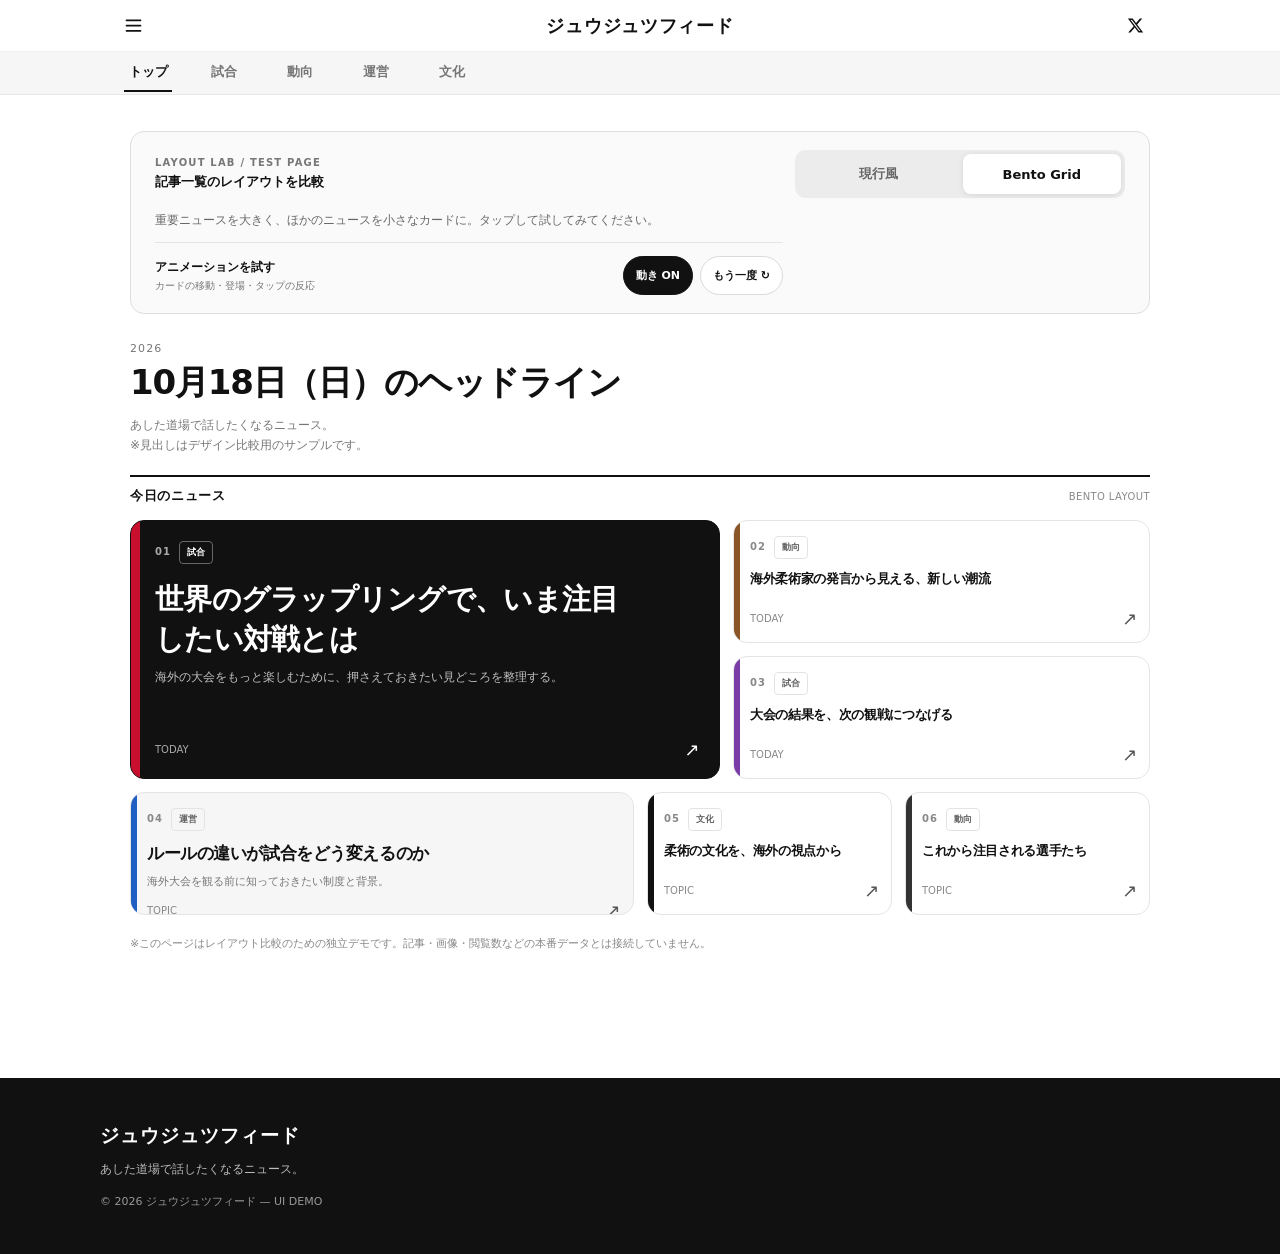
<file: bento-test/index.html>
<!doctype html>
<html lang="ja">
<head>
<meta charset="utf-8">
<meta name="viewport" content="width=device-width, initial-scale=1, viewport-fit=cover">
<meta name="robots" content="noindex,nofollow">
<meta name="theme-color" content="#ffffff">
<title>Bento Grid 比較テスト | ジュウジュツフィード</title>
<style>
/*
  ジュウジュツフィード Bento Grid 比較デモ
  jf.css/jf.js を参考にした独立ページ。実際の記事は読み込まない。
  CSSとJSはこのファイル内に限定し、本番Wraptasとは接続しない。
  既存の白／黒／柔術の帯色を保ち、レイアウトだけ比較する。
*/
:root{
  --jf-text:#111;--jf-muted:#767676;--jf-line:#e6e6e6;
  --jf-sans:"Noto Sans JP","Hiragino Sans","Yu Gothic UI",Meiryo,system-ui,sans-serif;
}
*{box-sizing:border-box}
html{-webkit-text-size-adjust:100%}
body{margin:0;background:#fff;color:var(--jf-text);font-family:var(--jf-sans)}
button,a{font:inherit;-webkit-tap-highlight-color:transparent}
button{cursor:pointer}
button:focus-visible,a:focus-visible{outline:2px solid #1f5fc4;outline-offset:3px}
button:active{opacity:.85}
[hidden]{display:none!important}
.site-head{position:sticky;top:0;z-index:20;background:rgba(255,255,255,.97);border-bottom:1px solid var(--jf-line)}
.site-head-inner{max-width:1080px;margin:auto;display:grid;grid-template-columns:50px 1fr 50px;align-items:center;min-height:48px;padding:4px 14px}
.brand{font-size:18px;font-weight:800;letter-spacing:.04em;text-align:center}
.head-action{width:38px;height:35px;display:grid;place-items:center;border:0;background:transparent;border-radius:8px;color:#111;text-decoration:none}
.head-action svg{width:21px;height:21px}
.head-action.x-icon svg{width:17px;height:17px}
.category-bar{background:#f6f6f6;border-top:1px solid #f1f1f1}
.category-inner{max-width:1080px;margin:auto;padding:0 12px;display:flex;gap:4px;overflow:auto;scrollbar-width:none;-webkit-overflow-scrolling:touch}
.category-inner::-webkit-scrollbar{display:none}
.cat-btn{flex:none;min-width:72px;padding:11px 15px;border:0;border-bottom:2px solid transparent;background:transparent;color:#767676;font-size:13px;font-weight:600;white-space:nowrap}
.cat-btn[aria-pressed=true]{color:#111;border-bottom-color:#111}
main{max-width:1080px;margin:0 auto;padding:27px 18px 85px}
.preview-tools{display:grid;gap:12px;margin-bottom:28px;padding:17px;border:1px solid #ddd;border-radius:14px;background:#fafafa}
.tool-heading{display:flex;justify-content:space-between;gap:12px;align-items:baseline}
.eyebrow{color:#777;font-size:10px;font-weight:700;letter-spacing:.12em}
.tool-heading strong{font-size:13px}
.mode-switch{display:grid;grid-template-columns:1fr 1fr;gap:5px;background:#ececec;padding:4px;border-radius:11px}
.mode-switch button{padding:11px 6px;border:0;border-radius:8px;background:transparent;font-weight:800;font-size:13px;color:#666}
.mode-switch button[aria-pressed=true]{background:#fff;color:#111;box-shadow:0 1px 6px rgba(0,0,0,.09)}
.tool-description{font-size:12px;color:#686868;line-height:1.7;min-height:20px}
.content-heading{margin:0 0 18px}
.small-year{display:block;font-size:11px;font-weight:500;letter-spacing:.1em;color:#777;margin-bottom:3px}
.content-heading h1{font-size:clamp(24px,4vw,34px);margin:0;line-height:1.45;letter-spacing:-.035em}
.content-heading p{font-size:12px;color:#777;margin:7px 0 0;line-height:1.7}
.division{display:flex;justify-content:space-between;gap:8px;align-items:center;border-top:2px solid #111;padding-top:10px;margin:20px 0 15px}
.division strong{font-size:13px;letter-spacing:.05em}
.division span{font-size:10px;color:#888;letter-spacing:.04em}
.news-layout{display:grid;gap:12px;min-height:180px}
.news-card{--belt:#111;position:relative;width:100%;min-width:0;display:flex;flex-direction:column;align-items:flex-start;text-align:left;border:1px solid #e4e4e4;border-radius:14px;background:#fff;color:#111;padding:16px 16px 17px 20px;overflow:hidden;isolation:isolate;transition:transform .2s ease,box-shadow .2s ease,border-color .2s ease}
.news-card::before{content:"";position:absolute;top:0;bottom:0;left:0;width:6px;background:var(--belt)}
.news-card:hover{border-color:#bbb;box-shadow:0 8px 20px rgba(0,0,0,.06)}
.news-card:active{transform:scale(.985)}
.news-card[data-rank="1"]{--belt:#c8102e}
.news-card[data-rank="2"]{--belt:#8a5527}
.news-card[data-rank="3"]{--belt:#7a3da8}
.news-card[data-rank="4"]{--belt:#1f5fc4}
.news-card[data-rank="5"]{--belt:#111}
.news-card[data-rank="6"]{--belt:#333}
.card-top{display:flex;align-items:center;gap:8px;flex-wrap:wrap;margin:0 0 10px;font-size:10px;line-height:1.2}
.card-number{font-size:10px;color:#888;font-weight:750;letter-spacing:.1em}
.card-tag{padding:5px 7px;border:1px solid #e3e3e3;border-radius:4px;font-size:9px;font-weight:700;color:#626262}
.card-title{display:block;font-weight:800;font-size:15px;line-height:1.5;letter-spacing:-.025em}
.card-excerpt{display:block;font-size:11px;color:#777;line-height:1.7;margin-top:7px;max-width:55ch}
.card-foot{display:flex;align-items:center;justify-content:space-between;gap:10px;width:100%;margin-top:auto;padding-top:12px;font-size:10px;color:#888}
.card-arrow{font-size:18px;color:#555}
.news-layout[data-view="current"]{grid-template-columns:1fr}
.news-layout[data-view="current"] .news-card{min-height:128px}
.news-layout[data-view="current"] .news-card::before{width:10px}
.news-layout[data-view="current"] .card-title{font-size:16px}
.news-layout[data-view="current"] .card-excerpt{font-size:12px}
.news-layout[data-view="bento"]{grid-template-columns:repeat(2,minmax(0,1fr));gap:10px}
.news-layout[data-view="bento"] .news-card{min-height:178px;padding:15px 12px 13px 16px}
.news-layout[data-view="bento"] .news-card[data-rank="1"]{grid-column:1/-1;min-height:245px;padding:20px 19px 18px 24px;background:#111;color:#fff;border-color:#111}
.news-layout[data-view="bento"] .news-card[data-rank="1"]::before{background:#c8102e;width:9px}
.news-layout[data-view="bento"] .news-card[data-rank="1"] .card-number{color:#aaa}
.news-layout[data-view="bento"] .news-card[data-rank="1"] .card-tag{color:#fff;border-color:#666}
.news-layout[data-view="bento"] .news-card[data-rank="1"] .card-title{font-size:clamp(21px,5.5vw,28px);line-height:1.4;margin-top:5px;max-width:24ch}
.news-layout[data-view="bento"] .news-card[data-rank="1"] .card-excerpt{font-size:12px;color:#c1c1c1}
.news-layout[data-view="bento"] .news-card[data-rank="1"] .card-foot{color:#aaa}
.news-layout[data-view="bento"] .news-card[data-rank="1"] .card-arrow{color:#fff}
.news-layout[data-view="bento"] .news-card[data-rank="4"]{grid-column:1/-1;background:#f6f6f6;min-height:125px}
.news-layout[data-view="bento"] .news-card:not([data-rank="1"]):not([data-rank="4"]) .card-title{font-size:13px;line-height:1.55}
.news-layout[data-view="bento"] .news-card:not([data-rank="1"]):not([data-rank="4"]) .card-excerpt{display:none}
.news-layout[data-view="bento"] .news-card:not([data-rank="1"]) .card-foot{padding-top:8px}
.news-layout[data-view="bento"] .news-card[data-rank="4"] .card-title{font-size:17px}
.layout-note{font-size:11px;color:#888;line-height:1.8;margin:19px 0}
.footer{background:#111;color:#fff;padding:45px max(20px,calc((100% - 1080px)/2));}
.footer-title{font-size:19px;font-weight:800;letter-spacing:.05em}
.footer p{color:#bcbcbc;font-size:12px}
.footer small{color:#999;font-size:11px}
.overlay{position:fixed;inset:0;background:rgba(0,0,0,.43);z-index:50;display:grid;place-items:end center;padding:12px 10px max(12px,env(safe-area-inset-bottom))}
.sheet{background:#fff;border-radius:18px;width:min(100%,530px);max-height:min(78dvh,710px);overflow:auto;padding:17px 20px 26px;box-shadow:0 14px 56px rgba(0,0,0,.22);animation:enter .25s ease-out}
@keyframes enter{from{transform:translateY(30px);opacity:.5}to{transform:translateY(0);opacity:1}}
.sheet-top{display:flex;justify-content:space-between;gap:8px;align-items:center}
.sheet-top span{font-size:10px;color:#777;letter-spacing:.1em}
.sheet-close{border:0;background:#f5f5f5;border-radius:50%;width:38px;height:38px;font-size:22px}
.sheet h2{font-size:25px;line-height:1.45;margin:19px 0 15px}
.sheet p{color:#505050;line-height:1.85;font-size:13px}
.sheet-note{padding:14px;background:#f5f5f5;border-radius:8px;color:#666!important;font-size:12px!important}
.drawer-shade{position:fixed;inset:0;background:rgba(0,0,0,.35);z-index:35}
.drawer{position:fixed;inset:0 auto 0 0;width:min(84vw,330px);z-index:36;background:#fff;box-shadow:8px 0 30px rgba(0,0,0,.1);padding:28px 25px}
.drawer h2{font-size:18px;margin:24px 0}
.drawer button{display:block;width:100%;border:0;background:#fff;text-align:left;padding:13px 0;font-weight:650;border-bottom:1px solid #eee}
.drawer .drawer-close{font-weight:400;width:auto;border:1px solid #ddd;border-radius:7px;padding:6px 12px;margin-left:auto}
@media(min-width:720px){
 .site-head-inner{min-height:51px}
 main{padding:36px 30px 105px}
 .preview-tools{grid-template-columns:1fr minmax(250px,330px);align-items:center;padding:18px 24px}
 .tool-heading{display:grid;gap:5px}.tool-description{grid-column:1/-1}
 .news-layout[data-view="current"]{grid-template-columns:repeat(2,1fr);gap:15px}
 .news-layout[data-view="current"] .news-card:first-child{grid-column:1/-1;min-height:160px}
 .news-layout[data-view="bento"]{grid-template-columns:repeat(12,1fr);grid-auto-rows:123px;gap:13px}
 .news-layout[data-view="bento"] .news-card[data-rank="1"]{grid-column:span 7;grid-row:span 2;min-height:0}
 .news-layout[data-view="bento"] .news-card[data-rank="2"]{grid-column:span 5;grid-row:span 1;min-height:0}
 .news-layout[data-view="bento"] .news-card[data-rank="3"]{grid-column:span 5;grid-row:span 1;min-height:0}
 .news-layout[data-view="bento"] .news-card[data-rank="4"]{grid-column:span 6;grid-row:span 1;min-height:0}
 .news-layout[data-view="bento"] .news-card[data-rank="5"]{grid-column:span 3;grid-row:span 1;min-height:0}
 .news-layout[data-view="bento"] .news-card[data-rank="6"]{grid-column:span 3;grid-row:span 1;min-height:0}
 .news-layout[data-view="bento"] .news-card[data-rank="1"] .card-title{font-size:29px}
 .news-layout[data-view="bento"] .news-card[data-rank="2"] .card-excerpt,
 .news-layout[data-view="bento"] .news-card[data-rank="3"] .card-excerpt{display:block;font-size:10px;line-height:1.5}
}
@media(max-width:350px){
 .brand{font-size:15px}
 .news-layout[data-view="bento"] .news-card{padding:12px 9px 11px 13px}
 .news-layout[data-view="bento"] .card-tag{font-size:8px}
 .news-layout[data-view="bento"] .news-card:not([data-rank="1"]):not([data-rank="4"]) .card-title{font-size:12px}
}
@media(prefers-reduced-motion:reduce){*,*::before,*::after{transition:none!important;animation:none!important}}

/* ── Motion Lab / UI feedback ──────────────────────────────
   Repetition is short and staggered, never an endless loop.
   Interactions stay functional with motion disabled. */
.motion-tools{display:flex;align-items:center;justify-content:space-between;gap:12px;flex-wrap:wrap;
  padding-top:13px;border-top:1px solid #e4e4e4}
.motion-label{display:flex;flex-direction:column;gap:3px}
.motion-label strong{font-size:12px}
.motion-label small{font-size:10px;color:#777}
.motion-actions{display:flex;gap:7px;align-items:center}
.motion-actions button{border:1px solid #dadada;background:#fff;color:#111;padding:9px 12px;min-height:39px;
  border-radius:999px;font-size:11px;font-weight:750;transition:transform 160ms cubic-bezier(.2,.8,.3,1),background .2s}
.motion-actions button:active{transform:scale(.93)}
.motion-actions button[aria-pressed="true"]{background:#111;color:#fff;border-color:#111}
.motion-actions button:disabled{color:#aaa;border-color:#eee;background:#f5f5f5}
.news-card.is-appearing{animation:bento-card-enter 480ms cubic-bezier(.2,.85,.3,1) both;
  animation-delay:var(--stagger,0ms)}
@keyframes bento-card-enter {
  from{opacity:0;transform:translateY(18px) scale(.975)}
  to{opacity:1;transform:translateY(0) scale(1)}
}
.news-card:active{transform:translateY(2px) scale(.97)}
@media(hover:hover){
  .news-card:hover{transform:translateY(-3px);box-shadow:0 13px 30px rgba(0,0,0,.085)}
}
.mode-switch button,.cat-btn,.head-action{transition:transform .2s cubic-bezier(.22,1.45,.4,1),background .2s,color .2s}
.mode-switch button:active,.cat-btn:active,.head-action:active{transform:scale(.94)}
.cat-btn{position:relative;border-bottom-color:transparent!important}
.cat-btn::after{content:"";position:absolute;bottom:0;left:12px;right:12px;height:2px;background:#111;
  transform:scaleX(0);transform-origin:center;transition:transform .32s cubic-bezier(.18,.8,.3,1)}
.cat-btn[aria-pressed="true"]::after{transform:scaleX(1)}
.overlay:not([hidden]),.drawer-shade:not([hidden]){animation:bento-backdrop 190ms ease-out both}
@keyframes bento-backdrop{from{opacity:0}to{opacity:1}}
.sheet{animation:bento-sheet-rise 340ms cubic-bezier(.18,1.05,.3,1) both}
@keyframes bento-sheet-rise {
  from{opacity:0;transform:translateY(42px) scale(.965)}
  to{opacity:1;transform:translateY(0) scale(1)}
}
.drawer:not([hidden]){animation:bento-drawer-in 300ms cubic-bezier(.2,.85,.3,1) both}
@keyframes bento-drawer-in{from{transform:translateX(-28px);opacity:.35}to{transform:translateX(0);opacity:1}}
/* The toggle removes decorative motion; the page remains usable. */
body[data-motion="off"] *,body[data-motion="off"] *::before,body[data-motion="off"] *::after {
  animation:none!important;transition:none!important;scroll-behavior:auto!important
}
@media(prefers-reduced-motion:reduce){
  *,*::before,*::after{animation:none!important;transition:none!important;scroll-behavior:auto!important}
}

</style>
</head>
<body>
<header class="site-head">
  <div class="site-head-inner">
    <button type="button" class="head-action" id="menu-open" aria-label="メニューを開く"><svg viewBox="0 0 24 24" fill="none" stroke="currentColor" stroke-width="2" stroke-linecap="round"><path d="M4 6h16M4 12h16M4 18h16"/></svg></button>
    <div class="brand">ジュウジュツフィード</div>
    <a class="head-action x-icon" href="https://x.com/jiujitsufeed" target="_blank" rel="noopener noreferrer" aria-label="ジュウジュツフィードのX"><svg viewBox="0 0 24 24" fill="currentColor"><path d="M18.244 2.25h3.308l-7.227 8.26 8.502 11.24H16.17l-5.214-6.817L4.99 21.75H1.68l7.73-8.835L1.254 2.25H8.08l4.713 6.231zm-1.161 17.52h1.833L7.084 4.126H5.117z"/></svg></a>
  </div>
  <nav class="category-bar" aria-label="ニュースカテゴリー">
    <div class="category-inner" id="categories">
      <button class="cat-btn" aria-pressed="true" data-category="トップ">トップ</button>
      <button class="cat-btn" aria-pressed="false" data-category="試合">試合</button>
      <button class="cat-btn" aria-pressed="false" data-category="動向">動向</button>
      <button class="cat-btn" aria-pressed="false" data-category="運営">運営</button>
      <button class="cat-btn" aria-pressed="false" data-category="文化">文化</button>
    </div>
  </nav>
</header>
<main>
  <section class="preview-tools" aria-label="デザイン比較">
    <div class="tool-heading">
      <span class="eyebrow">LAYOUT LAB / TEST PAGE</span>
      <strong>記事一覧のレイアウトを比較</strong>
    </div>
    <div class="mode-switch" role="group" aria-label="レイアウトの種類">
      <button type="button" data-view="current" aria-pressed="false">現行風</button>
      <button type="button" data-view="bento" aria-pressed="true">Bento Grid</button>
    </div>
    <div class="tool-description" id="view-description">重要ニュースを大きく、ほかのニュースを小さなカードに。タップして試してみてください。</div>
    <div class="motion-tools" aria-label="アニメーション比較">
      <div class="motion-label"><strong>アニメーションを試す</strong><small>カードの移動・登場・タップの反応</small></div>
      <div class="motion-actions">
        <button type="button" id="motion-toggle" aria-pressed="true">動き ON</button>
        <button type="button" id="motion-replay">もう一度 ↻</button>
      </div>
    </div>

  </section>

  <header class="content-heading">
    <span class="small-year">2026</span>
    <h1 id="page-title">10月18日（日）のヘッドライン</h1>
    <p>あした道場で話したくなるニュース。<br>※見出しはデザイン比較用のサンプルです。</p>
  </header>

  <div class="division"><strong id="list-title">今日のニュース</strong><span id="layout-kind">BENTO LAYOUT</span></div>
  <section class="news-layout" id="news-layout" data-view="bento" aria-label="ニュース一覧"></section>
  <p class="layout-note">※このページはレイアウト比較のための独立デモです。記事・画像・閲覧数などの本番データとは接続していません。</p>
</main>

<footer class="footer">
  <div class="footer-title">ジュウジュツフィード</div>
  <p>あした道場で話したくなるニュース。</p>
  <small>© 2026 ジュウジュツフィード — UI DEMO</small>
</footer>

<div class="drawer-shade" id="drawer-shade" hidden></div>
<aside class="drawer" id="drawer" aria-label="デモメニュー" hidden>
  <button class="drawer-close" id="menu-close" type="button">閉じる ×</button>
  <h2>ニュース</h2>
  <button data-nav="トップ" type="button">今日のヘッドライン</button>
  <button data-nav="試合" type="button">試合</button>
  <button data-nav="動向" type="button">動向</button>
  <button data-nav="運営" type="button">運営</button>
  <button data-nav="文化" type="button">文化</button>
  <p style="font-size:11px;color:#888;margin-top:28px;line-height:1.8">ナビゲーションも動作するデモです。実際の記事には移動しません。</p>
</aside>

<div class="overlay" id="article-overlay" hidden>
  <section class="sheet" role="dialog" aria-modal="true" aria-labelledby="sheet-title" id="article-sheet">
    <div class="sheet-top"><span id="sheet-tag">ARTICLE PREVIEW</span><button class="sheet-close" id="sheet-close" type="button" aria-label="記事を閉じる">×</button></div>
    <h2 id="sheet-title"></h2>
    <p id="sheet-description"></p>
    <p class="sheet-note">これはカードをタップしたときの表示イメージです。記事本文はデザイン確認用のサンプルで、本番ニュースとは接続していません。</p>
  </section>
</div>

<script>
(() => {
  "use strict";
  const entries=[
    {id:1,category:"試合",title:"世界のグラップリングで、いま注目したい対戦とは",description:"海外の大会をもっと楽しむために、押さえておきたい見どころを整理する。",day:"TODAY"},
    {id:2,category:"動向",title:"海外柔術家の発言から見える、新しい潮流",description:"選手たちが語る変化の兆し。",day:"TODAY"},
    {id:3,category:"試合",title:"大会の結果を、次の観戦につなげる",description:"勝敗だけではわからないポイントをチェック。",day:"TODAY"},
    {id:4,category:"運営",title:"ルールの違いが試合をどう変えるのか",description:"海外大会を観る前に知っておきたい制度と背景。",day:"TOPIC"},
    {id:5,category:"文化",title:"柔術の文化を、海外の視点から",description:"道場の外側に広がる話題。",day:"TOPIC"},
    {id:6,category:"動向",title:"これから注目される選手たち",description:"海外で語られている次世代の見どころ。",day:"TOPIC"}
  ];
  const layout=document.getElementById("news-layout");
  const title=document.getElementById("page-title");
  const listTitle=document.getElementById("list-title");
  const viewDescription=document.getElementById("view-description");
  let view="bento",category="トップ",lastFocus=null;
  /* Respect iOS Reduce Motion on first load; no permanent animation loop. */
  const motionPreference=window.matchMedia("(prefers-reduced-motion: reduce)");
  let motionEnabled=!motionPreference.matches;
  document.body.dataset.motion=motionEnabled?"on":"off";
  const motionToggle=document.getElementById("motion-toggle");
  const motionReplay=document.getElementById("motion-replay");
  function updateMotionControl(){
    motionToggle.textContent=motionEnabled?"動き ON":"動き OFF";
    motionToggle.setAttribute("aria-pressed",String(motionEnabled));
    motionReplay.disabled=!motionEnabled;
  }
  updateMotionControl();
  function el(tag,cls,text){
    const node=document.createElement(tag);
    if(cls)node.className=cls;
    if(text!==undefined)node.textContent=text;
    return node;
  }
  function openArticle(data){
    lastFocus=document.activeElement;
    document.getElementById("sheet-tag").textContent=data.category+" / サンプル記事";
    document.getElementById("sheet-title").textContent=data.title;
    document.getElementById("sheet-description").textContent=data.description;
    document.getElementById("article-overlay").hidden=false;
    document.getElementById("sheet-close").focus();
  }
  function closeArticle(){
    document.getElementById("article-overlay").hidden=true;
    if(lastFocus&&lastFocus.isConnected)lastFocus.focus();
  }
  function makeCard(item,index){
    const card=el("button","news-card");
    card.type="button";
    card.dataset.rank=String(index+1);
    card.dataset.itemId=String(item.id);
    card.setAttribute("aria-label",item.category+"： "+item.title+" のプレビュー");
    const top=el("div","card-top");
    top.append(el("span","card-number",String(index+1).padStart(2,"0")),el("span","card-tag",item.category));
    const t=el("strong","card-title",item.title);
    const d=el("span","card-excerpt",item.description);
    const foot=el("div","card-foot");
    foot.append(el("span","",item.day),el("span","card-arrow","↗"));
    card.append(top,t,d,foot);
    card.addEventListener("click",()=>openArticle(item));
    return card;
  }

  /* FLIP: measure where each article was, then animate it to its
     new cell. Card IDs stay stable across the two grid layouts. */
  function measureCards(){
    const rects=new Map();
    layout.querySelectorAll(".news-card").forEach(card=>{
      rects.set(card.dataset.itemId,card.getBoundingClientRect());
    });
    return rects;
  }
  function animateCards(previous,reason){
    if(!motionEnabled)return;
    layout.querySelectorAll(".news-card").forEach((card,index)=>{
      const before=previous&&previous.get(card.dataset.itemId);
      if(reason==="layout"&&before&&typeof card.animate==="function"){
        const after=card.getBoundingClientRect();
        const dx=before.left-after.left,dy=before.top-after.top;
        const sx=Math.max(.5,Math.min(1.8,before.width/Math.max(after.width,1)));
        const sy=Math.max(.5,Math.min(1.8,before.height/Math.max(after.height,1)));
        if(Math.abs(dx)+Math.abs(dy)+Math.abs(1-sx)*120+Math.abs(1-sy)*120>3){
          card.animate([
            {transform:"translate("+dx+"px,"+dy+"px) scale("+sx+","+sy+")",opacity:.9,transformOrigin:"top left"},
            {transform:"translate(0px,0px) scale(1,1)",opacity:1,transformOrigin:"top left"}
          ],{duration:520,easing:"cubic-bezier(.2,.85,.3,1)"});
        }
      }else{
        card.style.setProperty("--stagger",Math.min(index,7)*65+"ms");
        card.classList.add("is-appearing");
      }
    });
  }

  function render(reason="initial"){
    const previous=reason==="layout"&&motionEnabled?measureCards():null;
    const displayed=category==="トップ"?entries:entries.filter(item=>item.category===category);
    layout.dataset.view=view;
    layout.replaceChildren(...displayed.map(makeCard));
    title.textContent=category==="トップ"?"10月18日（日）のヘッドライン":category+"のニュース";
    listTitle.textContent=category==="トップ"?"今日のニュース":category+"の記事";
    document.getElementById("layout-kind").textContent=view==="bento"?"BENTO LAYOUT":"CURRENT-STYLE LAYOUT";
    viewDescription.textContent=view==="bento"
      ?"重要ニュースを大きく、ほかのニュースを小さなカードに。タップして試してみてください。"
      :"現在のジュウジュツフィードの雰囲気を再現した、同じ大きさを基本とする記事一覧です。";
    document.querySelectorAll("[data-view].mode-switch button,.mode-switch [data-view]").forEach(btn=>btn.setAttribute("aria-pressed",String(btn.dataset.view===view)));
    document.querySelectorAll(".cat-btn").forEach(btn=>btn.setAttribute("aria-pressed",String(btn.dataset.category===category)));
    animateCards(previous,reason);
  }
  document.querySelectorAll(".mode-switch [data-view]").forEach(btn=>btn.addEventListener("click",()=>{
    if(view===btn.dataset.view)return;
    view=btn.dataset.view;render("layout");
  }));
  function setCategory(c){
    category=c;render("category");closeMenu();
    window.scrollTo({top:0,behavior:window.matchMedia("(prefers-reduced-motion: reduce)").matches?"instant":"smooth"});
  }
  document.querySelectorAll(".cat-btn").forEach(btn=>btn.addEventListener("click",()=>setCategory(btn.dataset.category)));
  document.querySelectorAll("[data-nav]").forEach(btn=>btn.addEventListener("click",()=>setCategory(btn.dataset.nav)));
  const drawer=document.getElementById("drawer"),shade=document.getElementById("drawer-shade");
  const menuOpen=document.getElementById("menu-open");
  function openMenu(){lastFocus=document.activeElement;drawer.hidden=false;shade.hidden=false;document.getElementById("menu-close").focus();}
  function closeMenu(){drawer.hidden=true;shade.hidden=true;if(lastFocus&&lastFocus.isConnected)lastFocus.focus();}
  menuOpen.addEventListener("click",openMenu);
  document.getElementById("menu-close").addEventListener("click",closeMenu);
  shade.addEventListener("click",closeMenu);
  document.getElementById("sheet-close").addEventListener("click",closeArticle);
  document.getElementById("article-overlay").addEventListener("click",e=>{if(e.target.id==="article-overlay")closeArticle();});
  document.addEventListener("keydown",e=>{if(e.key==="Escape"){if(!document.getElementById("article-overlay").hidden)closeArticle();else if(!drawer.hidden)closeMenu();}});
  motionToggle.addEventListener("click",()=>{
    motionEnabled=!motionEnabled;
    document.body.dataset.motion=motionEnabled?"on":"off";
    if(!motionEnabled){
      layout.querySelectorAll(".news-card").forEach(card=>{
        if(typeof card.getAnimations==="function")card.getAnimations().forEach(a=>a.cancel());
      });
    }else{
      render("replay");
    }
    updateMotionControl();
  });
  motionReplay.addEventListener("click",()=>{if(motionEnabled)render("replay");});
  render("initial");
})();
</script>
</body>
</html>
</file>
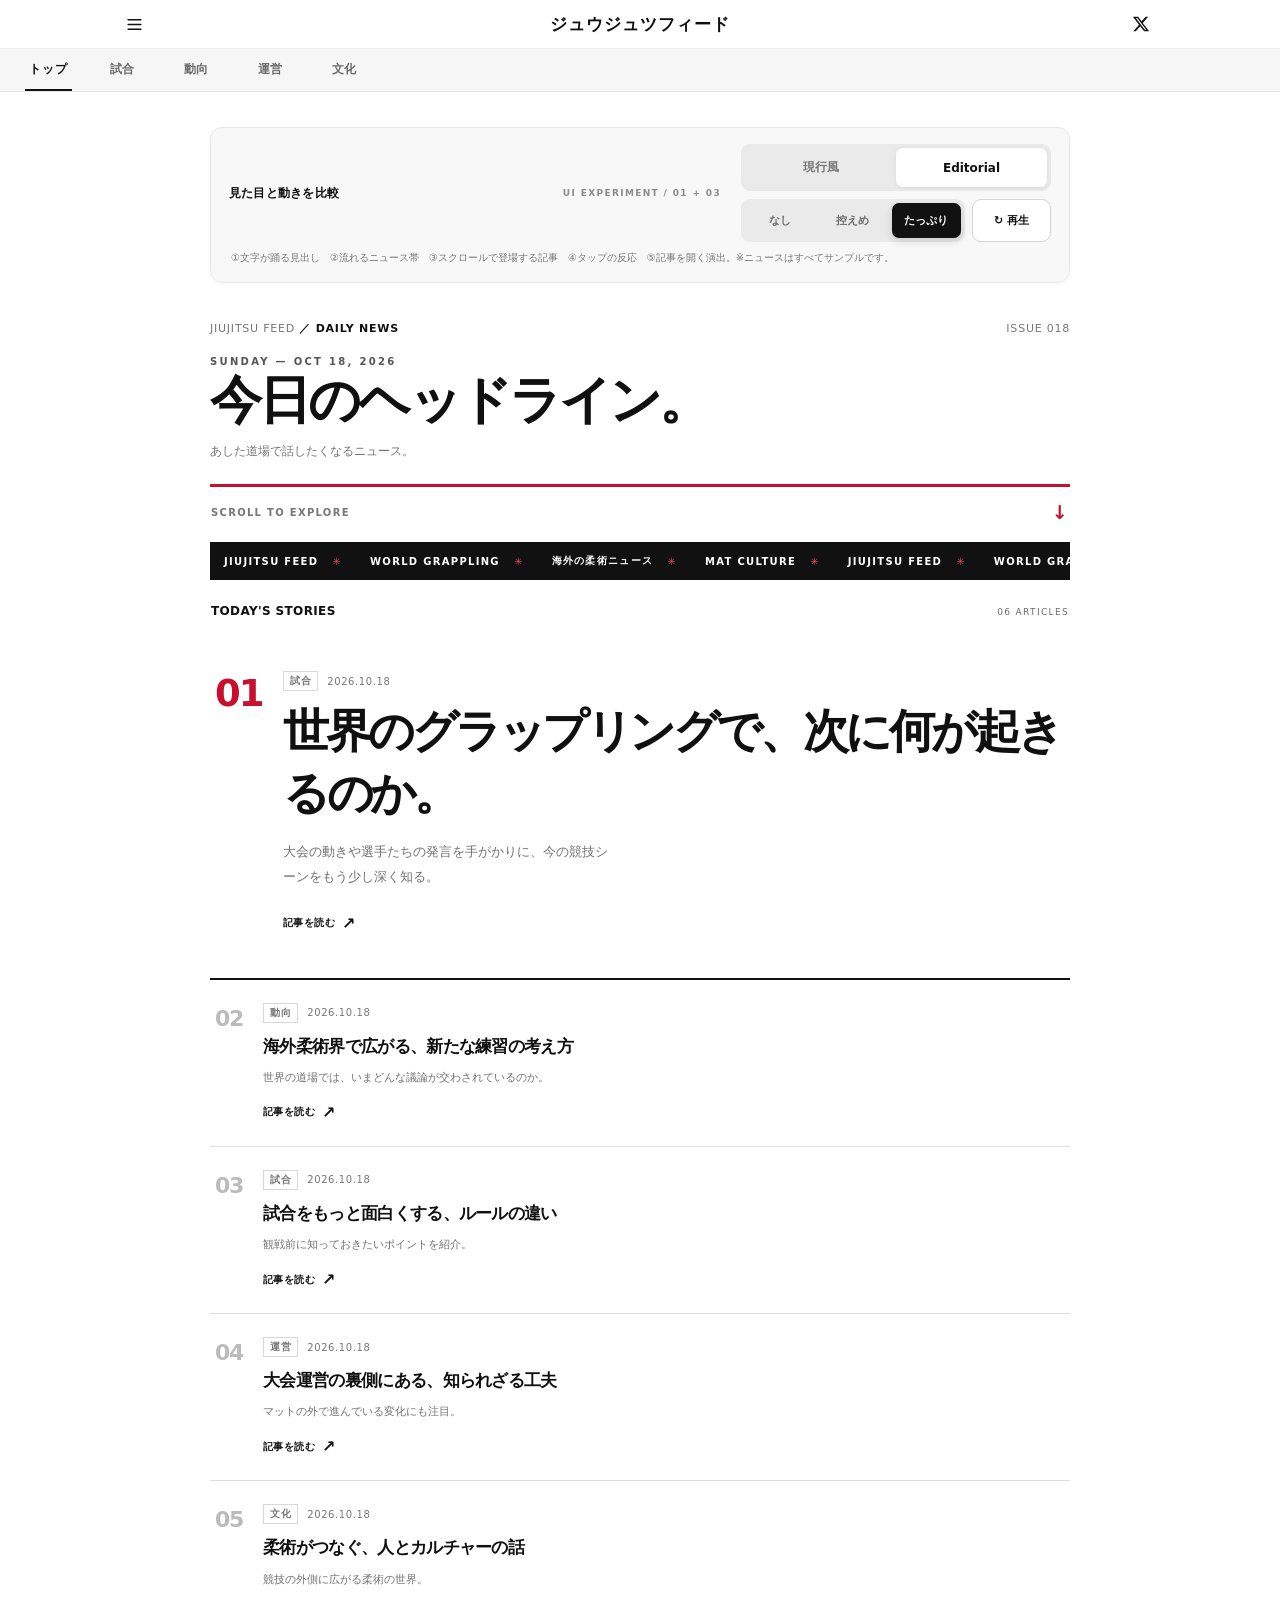
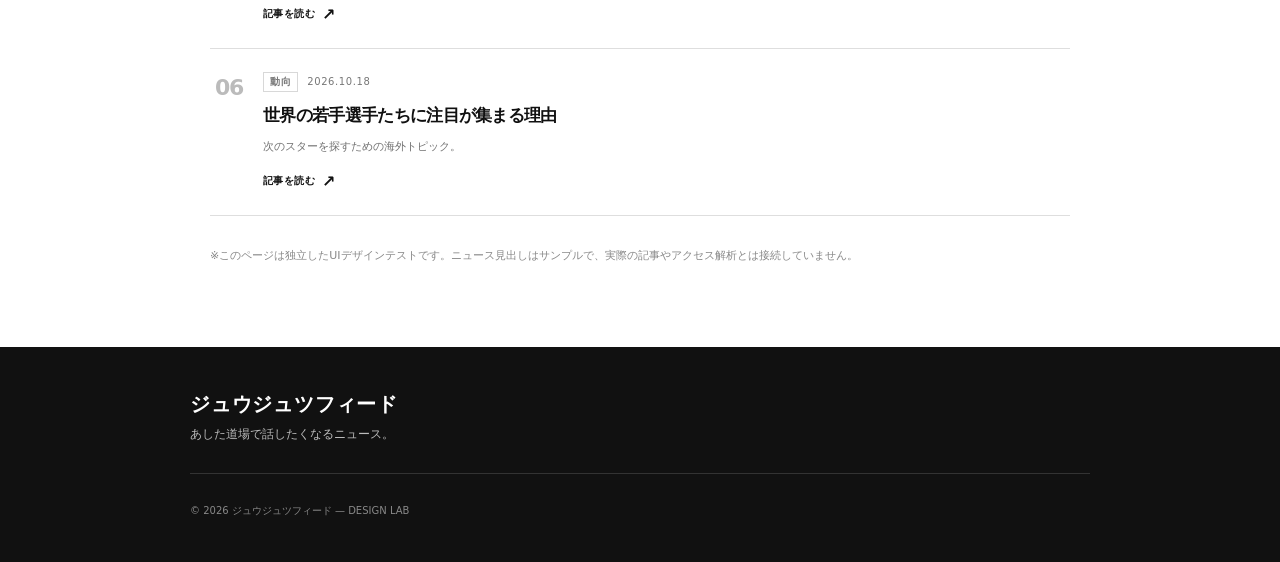
<file: editorial-motion-test/index.html>
<!doctype html>
<html lang="ja">
<head>
<meta charset="utf-8">
<meta name="viewport" content="width=device-width,initial-scale=1,viewport-fit=cover">
<meta name="robots" content="noindex,nofollow">
<meta name="theme-color" content="#ffffff">
<title>Editorial × Microinteractions | ジュウジュツフィード UI LAB</title>
<style>
/*
  Editorial × Microinteractions — standalone Jiujitsu Feed UI study
  Inspired by the existing jf.css and jf.js (white background, dark ink,
  Noto Sans JP, belt accents, centered header and category tabs).
  Self-contained: never loaded by the actual Wraptas site.
  All headlines are illustrative, not live journalism.
*/
:root { --ink:#101010; --quiet:#737373; --line:#e6e6e6; --red:#c8102e; --bg:#fff; --jp:"Noto Sans JP","Hiragino Sans","Yu Gothic",system-ui,sans-serif; }
* { box-sizing:border-box }
html { -webkit-text-size-adjust:100%; scroll-behavior:smooth }
body { background:#fff; color:var(--ink); font-family:var(--jp); margin:0; -webkit-font-smoothing:antialiased }
button { font:inherit; cursor:pointer; -webkit-tap-highlight-color:transparent }
button:focus-visible { outline:2px solid #225ad5; outline-offset:3px }
[hidden] { display:none!important }
svg { display:block }
header.sitehead { position:sticky; top:0; z-index:10; background:rgba(255,255,255,.97); border-bottom:1px solid var(--line) }
.topline { height:48px; max-width:1080px; margin:auto; display:grid; grid-template-columns:45px 1fr 45px; align-items:center; padding:0 14px }
.logo { white-space:nowrap; font-size:17px; font-weight:800; letter-spacing:.055em; text-align:center }
.ico { width:40px; height:40px; border:0; border-radius:9px; display:grid; place-items:center; background:transparent; color:var(--ink); transition:background .2s,transform .22s cubic-bezier(.2,1.6,.3,1) }
.ico svg { width:19px; height:19px; stroke:currentColor; stroke-width:2; fill:none; stroke-linecap:round;stroke-linejoin:round }
.ico:active { transform:scale(.88); background:#eee }
.topx { display:grid;place-items:center;width:40px;height:40px;color:#111;text-decoration:none }
.topx svg { width:18px;height:18px;fill:currentColor }
.categories { background:#f6f6f6; border-top:1px solid #f0f0f0; overflow-x:auto; scrollbar-width:none; -webkit-overflow-scrolling:touch }
.categories::-webkit-scrollbar { display:none }
.categories-inner { display:flex; gap:1px; max-width:1080px; margin:auto; padding:0 12px; width:max-content; min-width:100% }
.category { position:relative; flex:none; min-width:73px; border:0; background:transparent; color:#6c6c6c; padding:12px 10px 13px; font-size:12px; font-weight:600; letter-spacing:.07em }
.category::after { content:"";position:absolute; height:2px; bottom:0;left:13px;right:13px; background:#111;transform:scaleX(0);transition:transform .3s cubic-bezier(.2,.8,.2,1) }
.category[aria-pressed="true"] { color:#111 }
.category[aria-pressed="true"]::after { transform:scaleX(1) }
.lab { max-width:900px; margin:0 auto; padding:22px 20px 70px; min-height:70vh }
.labbar { padding:12px 13px 14px; background:#f8f8f8; border:1px solid #e7e7e7; border-radius:12px; margin-bottom:38px }
.labbar-head { display:flex; align-items:center; justify-content:space-between; gap:10px; margin-bottom:11px }
.labbar-head strong { font-size:12px;letter-spacing:.02em }
.labbar-head span { font-size:9px;letter-spacing:.15em;font-weight:800;color:#8b8b8b }
.controls { display:flex;align-items:center;gap:8px }
.switch { flex:1; display:flex; background:#eaeaea; padding:4px; border-radius:9px; min-width:0 }
.switch button { flex:1; min-width:0; border:0;background:transparent; border-radius:7px; padding:11px 4px; font-size:12px; font-weight:800;color:#777;white-space:nowrap;transition:background .2s,box-shadow .2s }
.switch button[aria-pressed="true"] { background:#fff;color:#111;box-shadow:0 1px 5px rgba(0,0,0,.07) }
.motion-toggle { display:flex;align-items:center;justify-content:center;gap:7px; flex:none;border:1px solid #d7d7d7; background:#fff; min-width:82px; height:43px; border-radius:8px; padding:0 10px;color:#111;font-size:11px;font-weight:800;transition:transform .2s }
.motion-toggle:active { transform:scale(.94) }
.motion-dot { width:7px;height:7px;border-radius:50%;background:#b5b5b5 }
.motion-toggle[aria-pressed=true] .motion-dot { background:#23865d;box-shadow:0 0 0 3px #dcf4e8 }
.labnote { display:block;margin:10px 2px 0;color:#767676;font-size:10px;line-height:1.6 }
.eyebrow { font-size:10px;letter-spacing:.23em;font-weight:850;color:#555 }
.masthead { padding:0 0 22px; border-bottom:2px solid #111; }
.issue { display:flex;align-items:center;justify-content:space-between;gap:10px;color:#777;font-size:11px;letter-spacing:.07em;margin-bottom:14px }
.issue b { font-weight:700;color:#111 }
.masthead h1 { font-size:clamp(28px,7vw,52px);letter-spacing:-.055em;line-height:1.22;font-weight:850;margin:0 0 9px }
.masthead p { font-size:12px;line-height:1.8;color:var(--quiet);margin:0 }
.section-caption { display:flex;justify-content:space-between;align-items:baseline;padding:17px 1px 8px;font-size:11px;letter-spacing:.08em;color:#686868 }
.section-caption strong { color:#111;font-size:12px;letter-spacing:.03em }
.section-caption em { font-size:9px;font-style:normal;letter-spacing:.15em }
.story-list { margin:0; padding:0; display:grid }
.story { width:100%;position:relative;text-align:left;color:inherit;background:#fff;border:0;cursor:pointer;overflow:hidden;display:flex;align-items:flex-start;gap:15px;transition:background-color .22s,border-color .2s }
.story:active { background:#f5f5f5 }
.story .index { font-variant-numeric:tabular-nums;letter-spacing:-.055em }
.story .meta { display:flex;align-items:center;gap:9px;flex-wrap:wrap;font-size:10px;letter-spacing:.06em;margin-bottom:10px;color:#777 }
.tag { border:1px solid #d8d8d8;padding:3px 6px;font-size:10px;font-weight:750;line-height:1.2 }
.story .head { display:block;font-weight:780;line-height:1.56;text-wrap:pretty }
.story .excerpt { display:block;color:#717171;font-size:12px;line-height:1.9;margin-top:9px }
.story .go { display:inline-flex;align-items:center;gap:7px; margin-top:14px; font-size:10px; font-weight:750; letter-spacing:.04em }
.story .go-arrow { display:inline-block;font-size:16px;transition:transform .26s cubic-bezier(.2,1.3,.3,1) }
.story:hover .go-arrow { transform:translate(4px,-3px) }
.story:active .go-arrow { transform:translate(6px,-5px) }
.stories-current { gap:12px;padding-top:13px }
.stories-current .story { border:1px solid var(--line);border-radius:14px;padding:19px 17px 19px 30px;min-height:138px;display:block }
.stories-current .story::before { content:"";position:absolute;top:0;bottom:0;left:0;width:9px;background:var(--belt,#111) }
.stories-current .story[data-rank="1"] { --belt:#c8102e }
.stories-current .story[data-rank="2"] { --belt:#8a5527 }
.stories-current .story[data-rank="3"] { --belt:#7a3da8 }
.stories-current .story[data-rank="4"] { --belt:#1f5fc4 }
.stories-current .story[data-rank="5"] { --belt:#111 }
.stories-current .story[data-rank="6"] { --belt:#333 }
.stories-current .index { display:none }
.stories-current .story .head { font-size:16px }
.stories-current .story .go { display:none }
.stories-current .story .excerpt { font-size:11px;margin-top:5px }
.stories-current .section-label { display:none }
.stories-editorial { padding-top:6px; }
.stories-editorial .story { gap:18px;padding:23px 1px 24px;border-bottom:1px solid #dedede;align-items:flex-start }
.stories-editorial .story:first-child { padding-top:25px;padding-bottom:34px;border-bottom:2px solid #111; }
.stories-editorial .index { color:#bbb;font-weight:650;line-height:1;flex:none;font-size:22px;min-width:30px;padding-top:5px }
.stories-editorial .story:first-child .index { color:var(--red);font-size:37px;min-width:50px;padding-top:4px }
.stories-editorial .head { font-size:17px;line-height:1.55;letter-spacing:-.04em }
.stories-editorial .story:first-child .head { font-size:clamp(27px,7vw,44px);font-weight:880;letter-spacing:-.075em;line-height:1.34 }
.stories-editorial .story:first-child .excerpt { font-size:13px;margin-top:16px;max-width:40ch }
.stories-editorial .story .excerpt { font-size:11px }
.stories-editorial .story .go { color:#111 }
.stories-editorial .story:first-child .go { margin-top:24px }
.stories-editorial .story:active { background:linear-gradient(90deg,#f7f7f7,transparent) }
.stories-editorial .story:hover { background:#fafafa }
.stories-editorial .story .head { text-decoration-color:transparent;text-decoration-thickness:1px;text-underline-offset:5px;transition:text-decoration-color .18s }
.stories-editorial .story:hover .head { text-decoration:underline;text-decoration-color:#777 }
.footer { background:#111;color:#fff;padding:44px max(20px,calc((100vw - 900px)/2)); }
.footer strong { font-size:20px;letter-spacing:.04em }
.footer p { font-size:12px;color:#bcbcbc;margin:8px 0 30px }
.footer small { color:#888;font-size:10px }
.footer-divider { height:1px;background:#333;margin:0 0 25px }
body:not(.motion-off) .story.is-entering { animation:revealStory 440ms cubic-bezier(.2,.8,.25,1) both;animation-delay:var(--delay) }
@keyframes revealStory { from { opacity:0;transform:translateY(13px);filter:blur(1.6px) } to { opacity:1;transform:none;filter:blur(0) } }
body:not(.motion-off) .story.is-pressed .head { transform:translateX(3px); transition:transform 180ms }
body:not(.motion-off) .story .head { transition:transform 180ms }
body.motion-off *,body.motion-off *::before,body.motion-off *::after { animation:none!important;transition:none!important;scroll-behavior:auto!important }
.article-dialog { padding:0;border:0;background:transparent;color:#111;width:min(calc(100% - 16px),650px);max-height:calc(100dvh - 24px);overflow:visible }
.article-dialog::backdrop { background:rgba(0,0,0,.46);-webkit-backdrop-filter:blur(3px);backdrop-filter:blur(3px) }
.article-dialog[open] { animation:openArticle .3s cubic-bezier(.2,.9,.25,1) both }
@keyframes openArticle { from { opacity:0;transform:translateY(24px) scale(.98) } to { opacity:1;transform:none } }
.article-inside { overflow:auto;max-height:calc(100dvh - 24px);border-radius:17px;background:#fff;box-shadow:0 22px 75px rgba(0,0,0,.18);overscroll-behavior:contain }
.article-toolbar { position:sticky;top:0;z-index:1;display:flex;align-items:center;justify-content:space-between;padding:12px 17px;background:rgba(255,255,255,.97);border-bottom:1px solid var(--line) }
.article-toolbar span { font-size:10px;font-weight:700;letter-spacing:.13em }
.article-toolbar button { width:36px;height:36px;border:0;border-radius:50%;font-size:20px;background:#f2f2f2 }
.read-progress { position:sticky;top:61px;z-index:2;height:2px;background:#efefef }
.read-progress > span { display:block;width:0;height:100%;background:#c8102e;transition:width .12s linear }
.article-body { padding:30px 24px 45px }
.article-body .meta { color:#777;font-size:11px;letter-spacing:.09em }
.article-body h2 { font-size:clamp(27px,7vw,43px);line-height:1.46;letter-spacing:-.055em;margin:12px 0 25px }
.article-body p { font-size:14px;line-height:2.1;margin:18px 0 }
.article-body .lead { font-weight:650;font-size:16px }
.article-body .source-label { padding-top:16px;border-top:1px solid #ddd;color:#777;font-size:11px }
.article-body .article-note { margin-top:26px;padding:14px;background:#f5f5f5;border-radius:8px;color:#666;font-size:11px }
.menu-dialog { border:0;padding:0;position:fixed;inset:0 auto 0 0;margin:0;width:min(83vw,330px);height:100dvh;max-height:none;background:#fff;color:#111;box-shadow:10px 0 35px rgba(0,0,0,.15) }
.menu-dialog::backdrop { background:rgba(0,0,0,.37) }
.menu-dialog[open] { animation:slideMenu 240ms cubic-bezier(.2,.8,.2,1) both }
@keyframes slideMenu { from {transform:translateX(-26px);opacity:.5} to {transform:none;opacity:1} }
.menu-inner { padding:24px 24px 40px }
.menu-inner h2 { font-size:17px;margin:22px 0 }
.menu-inner button:not(.menu-close) { display:block;width:100%;text-align:left;border:0;border-bottom:1px solid #eee;background:#fff;padding:16px 0;font-size:14px;font-weight:700 }
.menu-close { float:right;border:1px solid #ddd;border-radius:7px;background:#fff;padding:7px 12px }
@media(min-width:700px) {
  .lab {padding-top:35px}
  .labbar {display:grid;grid-template-columns:1fr 310px;align-items:center;column-gap:20px;padding:16px 18px}
  .labbar-head {margin-bottom:0}
  .labnote {grid-column:1/-1;margin-top:8px}
  .stories-current { grid-template-columns:repeat(2,minmax(0,1fr));gap:16px }
  .stories-current .story:first-child { grid-column:span 2;min-height:165px }
  .stories-editorial .story:first-child { padding:39px 5px 45px }
  .stories-editorial .story:first-child .head {font-size:46px}
  .stories-editorial .story {padding-left:5px;padding-right:5px}
}
@media(max-width:375px) {
  .lab { padding-left:16px;padding-right:16px }
  .logo {font-size:15px}
  .topline {padding:0 9px}
  .stories-editorial .story {gap:12px}
  .stories-editorial .story:first-child .index {min-width:42px;font-size:31px}
  .stories-editorial .story:first-child .head {font-size:26px}
  .stories-editorial .story .head {font-size:15px}
}
@media(prefers-reduced-motion:reduce) {
  *,*::before,*::after { animation:none!important;transition:none!important;scroll-behavior:auto!important }
}


/* ── MOTION PLAYGROUND v2: visible kinetic design, no new dependencies ── */
.controls{flex-wrap:wrap}
.motion-panel{display:flex;gap:7px;width:100%;align-items:center}
.intensity{display:grid;grid-template-columns:repeat(3,minmax(0,1fr));gap:4px;flex:1;background:#eaeaea;padding:4px;border-radius:9px}
.intensity button{min-width:0;border:0;border-radius:7px;background:transparent;color:#6d6d6d;padding:10px 3px;font-size:11px;font-weight:800;white-space:nowrap;transition:background .2s,transform .2s,color .2s}
.intensity button[aria-pressed="true"]{background:#111;color:#fff;box-shadow:0 3px 8px rgba(0,0,0,.14)}
.intensity button:active{transform:scale(.95)}
.replay-btn{white-space:nowrap;border:1px solid #d5d5d5;background:#fff;border-radius:9px;height:43px;min-width:79px;padding:0 9px;font-size:11px;font-weight:800;color:#111;transition:transform .2s,background .2s}
.replay-btn:active{transform:scale(.91);background:#eee}
.replay-btn:disabled{color:#aaa;cursor:default;background:#f2f2f2}
.masthead{position:relative;isolation:isolate}
.masthead::after{content:"";position:absolute;bottom:-2px;left:0;height:3px;width:100%;background:#c8102e;transform:scaleX(0);transform-origin:left}
body[data-intensity="soft"] .masthead::after{animation:lineDraw 640ms 130ms cubic-bezier(.17,.82,.2,1) both}
body[data-intensity="max"] .masthead::after{animation:lineDraw 1000ms 110ms cubic-bezier(.17,.82,.2,1) both}
@keyframes lineDraw{from{transform:scaleX(0)}to{transform:scaleX(1)}}
.masthead h1{overflow:visible;position:relative}
.kinetic-char{display:inline-block;white-space:pre;transform-origin:50% 90%;will-change:auto}
body[data-intensity="soft"] .kinetic-char{animation:kineticSoft 410ms cubic-bezier(.16,.9,.2,1) both;animation-delay:calc(25ms * var(--order))}
body[data-intensity="max"] .kinetic-char{animation:kineticBig 650ms cubic-bezier(.18,1.05,.3,1) both;animation-delay:calc(54ms * var(--order))}
@keyframes kineticSoft{from{opacity:0;transform:translateY(12px)}to{opacity:1;transform:none}}
@keyframes kineticBig{from{opacity:0;filter:blur(3px);transform:translateY(38px) rotate(-9deg) scale(.82)}to{opacity:1;filter:blur(0);transform:translateY(0) rotate(0) scale(1)}}
body[data-intensity="max"] .masthead .issue{animation:metaSlide 400ms ease-out both}
body[data-intensity="max"] .masthead .eyebrow{animation:metaSlide 480ms 100ms ease-out both}
body[data-intensity="max"] .masthead>p{animation:metaSlide 600ms 580ms ease-out both}
@keyframes metaSlide{from{opacity:0;transform:translateY(10px)}to{opacity:1;transform:none}}
/* Black-and-white editorial news ticker, purely decorative and pausable. */
.news-ticker{margin:19px 0 7px;overflow:hidden;border-block:1px solid #111;background:#111;color:#fff;position:relative}
.ticker-track{display:flex;width:max-content}
.ticker-set{flex:none;display:flex;align-items:center;gap:0;white-space:nowrap}
.ticker-set span{display:inline-flex;gap:14px;align-items:center;padding:11px 14px;font-size:10px;font-weight:800;letter-spacing:.13em}
.ticker-set i{font-style:normal;color:#f04b64;font-size:10px}
body[data-intensity="soft"] .ticker-track{animation:tickerMove 34s linear infinite}
body[data-intensity="max"] .ticker-track{animation:tickerMove 17s linear infinite}
@keyframes tickerMove{to{transform:translateX(-50%)}}
.scroll-meter{position:fixed;z-index:35;top:0;left:0;width:100%;height:3px;pointer-events:none;background:transparent}
.scroll-meter span{display:block;height:100%;width:0;background:var(--red);box-shadow:0 1px 5px rgba(200,16,46,.18)}
.scroll-cue{display:flex;justify-content:space-between;align-items:center;gap:10px;padding:14px 1px 0;color:#777;font-size:10px;letter-spacing:.13em;font-weight:750}
.scroll-cue .down{font-size:19px;color:#c8102e;display:inline-block}
body[data-intensity="max"] .scroll-cue .down{animation:nudge 1.3s ease-in-out 3}
@keyframes nudge{0%,100%{transform:translateY(0)}50%{transform:translateY(7px)}}
.story{touch-action:pan-y;transform-origin:center}
.story .index{transition:color .23s,transform .3s}
body[data-intensity="max"] .stories-editorial .story:hover .index{color:#c8102e;transform:translateX(5px)}
body[data-intensity="max"] .story .tag{transition:background .2s,color .2s,border-color .2s}
body[data-intensity="max"] .story:hover .tag{background:#111;border-color:#111;color:#fff}
body[data-intensity="max"] .story .go-arrow{transition:transform .4s cubic-bezier(.18,1.6,.25,1)}
body[data-intensity="max"] .story:hover .go-arrow{transform:translate(8px,-6px) rotate(8deg)}
/* Each story comes into view as user scrolls, instead of animating out of sight. */
body:not(.motion-off) .story.is-waiting{opacity:0;transform:translate3d(0,24px,0) scale(.99)}
body[data-intensity="max"] .story.is-waiting{transform:translate3d(0,58px,0) scale(.94)}
body[data-intensity="soft"] .story.is-waiting.is-inview{animation:revealSoft 500ms cubic-bezier(.2,.8,.25,1) both;animation-delay:var(--delay)}
body[data-intensity="max"] .story.is-waiting.is-inview{animation:revealBig 760ms cubic-bezier(.17,1,.25,1) both;animation-delay:var(--delay)}
@keyframes revealSoft{from{opacity:0;transform:translateY(24px)}to{opacity:1;transform:none}}
@keyframes revealBig{from{opacity:0;filter:blur(4px);transform:translateY(58px) scale(.94)}to{opacity:1;filter:blur(0);transform:none}}
/* Press ripple: created only during direct user interactions. */
.ripple{position:absolute;left:var(--rx);top:var(--ry);width:16px;height:16px;border-radius:50%;pointer-events:none;transform:translate(-50%,-50%) scale(0);opacity:.28;background:#bbb;animation:ripplePop 570ms cubic-bezier(.12,.72,.2,1) forwards}
.stories-editorial .ripple{background:#bdbdbd}
body[data-intensity="max"] .story.is-pressed{background:#f5f5f5}
@keyframes ripplePop{0%{transform:translate(-50%,-50%) scale(.5);opacity:.5}100%{transform:translate(-50%,-50%) scale(31);opacity:0}}
/* Dialog content arrives in layers rather than all appearing at once. */
body[data-intensity="max"] .article-dialog[open]{animation:articleBig 520ms cubic-bezier(.16,1,.25,1) both}
@keyframes articleBig{from{opacity:0;transform:translateY(55px) scale(.93)}to{opacity:1;transform:none}}
body[data-intensity="max"] .article-dialog[open] .article-body h2{animation:metaSlide 610ms 160ms both}
body[data-intensity="max"] .article-dialog[open] .article-body .lead{animation:metaSlide 650ms 270ms both}
body[data-intensity="max"] .menu-dialog[open]{animation:menuBig 400ms cubic-bezier(.17,1.1,.25,1) both}
@keyframes menuBig{from{opacity:0;transform:translateX(-60px)}to{opacity:1;transform:none}}
/* User override must not leave hidden queued elements. */
body.motion-off .story.is-waiting{opacity:1;transform:none}
body.motion-off .kinetic-char{opacity:1;transform:none;filter:none}
body.motion-off .ticker-track{transform:none}
body.motion-off .masthead::after{transform:scaleX(1)}
@media(min-width:700px){.controls{flex-wrap:wrap}.motion-panel{width:100%}.intensity{min-width:190px}}
@media(max-width:390px){.intensity button{font-size:10px}.replay-btn{min-width:73px;font-size:10px}}
@media(prefers-reduced-motion:reduce){
 .story.is-waiting{opacity:1!important;transform:none!important}
 .kinetic-char{opacity:1!important;transform:none!important;filter:none!important}
 .masthead::after{transform:scaleX(1)!important}
 .ticker-track{transform:none!important}
}

</style>
</head>
<body data-intensity="max">
<div class="scroll-meter" aria-hidden="true"><span id="scroll-meter-fill"></span></div>
<header class="sitehead">
  <div class="topline">
    <button class="ico" type="button" id="menu-open" aria-label="メニューを開く"><svg viewBox="0 0 24 24"><path d="M4 6h16M4 12h16M4 18h16"/></svg></button>
    <div class="logo">ジュウジュツフィード</div>
    <a class="topx" href="https://x.com/jiujitsufeed" target="_blank" rel="noopener noreferrer" aria-label="Xを開く"><svg viewBox="0 0 24 24"><path d="M18.244 2.25h3.308l-7.227 8.26 8.502 11.24H16.17l-5.214-6.817L4.99 21.75H1.68l7.73-8.835L1.254 2.25H8.08l4.713 6.231zm-1.161 17.52h1.833L7.084 4.126H5.117z"/></svg></a>
  </div>
  <nav class="categories" aria-label="カテゴリー">
    <div class="categories-inner" id="categories">
      <button type="button" class="category" data-category="トップ" aria-pressed="true">トップ</button>
      <button type="button" class="category" data-category="試合" aria-pressed="false">試合</button>
      <button type="button" class="category" data-category="動向" aria-pressed="false">動向</button>
      <button type="button" class="category" data-category="運営" aria-pressed="false">運営</button>
      <button type="button" class="category" data-category="文化" aria-pressed="false">文化</button>
    </div>
  </nav>
</header>
<main class="lab">
  <div class="labbar">
    <div class="labbar-head"><strong>見た目と動きを比較</strong><span>UI EXPERIMENT / 01 + 03</span></div>
    <div class="controls">
      <div class="switch" role="group" aria-label="表示方法">
        <button type="button" id="mode-current" aria-pressed="false">現行風</button>
        <button type="button" id="mode-editorial" aria-pressed="true">Editorial</button>
      </div>
      <div class="motion-panel" role="group" aria-label="アニメーションの強さ">
        <div class="intensity">
          <button type="button" data-intensity="off" aria-pressed="false">なし</button>
          <button type="button" data-intensity="soft" aria-pressed="false">控えめ</button>
          <button type="button" data-intensity="max" aria-pressed="true">たっぷり</button>
        </div>
        <button class="replay-btn" type="button" id="replay-motion" aria-label="アニメーションをもう一度再生">↻ 再生</button>
      </div>
    </div>
    <span class="labnote">①文字が踊る見出し　②流れるニュース帯　③スクロールで登場する記事　④タップの反応　⑤記事を開く演出。※ニュースはすべてサンプルです。</span>
  </div>
  <section class="masthead" aria-labelledby="page-title">
    <div class="issue"><span>JIUJITSU FEED <b>／ DAILY NEWS</b></span><span id="category-kicker">ISSUE 018</span></div>
    <span class="eyebrow" id="issue-year">SUNDAY — OCT 18, 2026</span>
    <h1 id="page-title">今日のヘッドライン。</h1>
    <p>あした道場で話したくなるニュース。</p>
  </section>
  <div class="scroll-cue" aria-hidden="true"><span>SCROLL TO EXPLORE</span><span class="down">↓</span></div>
  <div class="news-ticker" aria-hidden="true">
    <div class="ticker-track">
      <div class="ticker-set"><span>JIUJITSU FEED <i>✳</i></span><span>WORLD GRAPPLING <i>✳</i></span><span>海外の柔術ニュース <i>✳</i></span><span>MAT CULTURE <i>✳</i></span></div>
      <div class="ticker-set"><span>JIUJITSU FEED <i>✳</i></span><span>WORLD GRAPPLING <i>✳</i></span><span>海外の柔術ニュース <i>✳</i></span><span>MAT CULTURE <i>✳</i></span></div>
    </div>
  </div>
  <div class="section-caption"><strong id="section-title">TODAY'S STORIES</strong><em id="story-count">06 ARTICLES</em></div>
  <section class="story-list stories-editorial" id="story-list" aria-label="ニュースカード"></section>
  <p style="font-size:11px;color:#888;line-height:1.8;margin-top:30px">※このページは独立したUIデザインテストです。ニュース見出しはサンプルで、実際の記事やアクセス解析とは接続していません。</p>
</main>
<footer class="footer"><strong>ジュウジュツフィード</strong><p>あした道場で話したくなるニュース。</p><div class="footer-divider"></div><small>© 2026 ジュウジュツフィード — DESIGN LAB</small></footer>
<dialog class="menu-dialog" id="menu-dialog" aria-label="メニュー">
  <div class="menu-inner">
    <button type="button" class="menu-close" id="menu-close">閉じる ×</button>
    <h2>ニュース</h2>
    <button type="button" data-menu-category="トップ">今日のヘッドライン</button>
    <button type="button" data-menu-category="試合">試合</button>
    <button type="button" data-menu-category="動向">動向</button>
    <button type="button" data-menu-category="運営">運営</button>
    <button type="button" data-menu-category="文化">文化</button>
    <p style="font-size:11px;color:#777;line-height:1.8;margin-top:28px">これはデザイン確認用のメニューです。</p>
  </div>
</dialog>
<dialog class="article-dialog" id="article-dialog" aria-labelledby="article-title">
  <div class="article-inside" id="article-inside">
    <div class="article-toolbar"><span>JUJUTSU FEED / PREVIEW</span><button type="button" id="article-close" aria-label="閉じる">×</button></div>
    <div class="read-progress"><span id="read-progress"></span></div>
    <article class="article-body">
      <span class="meta" id="article-meta">SAMPLE NEWS</span>
      <h2 id="article-title"></h2>
      <p class="lead" id="article-lead"></p>
      <p>普段のニュースは、つい結果や目立つ発言だけを追いかけてしまいます。けれど、その出来事がなぜ注目されるのかを知ると、観戦や練習の楽しみ方も変わってきます。</p>
      <p>ジュウジュツフィードが届けたいのは、そんな「もう少し知っていたい」と思える話題。ニュースの背景を短く読み解くことで、次に道場で交わす会話にも少し広がりが生まれるかもしれません。</p>
      <p>この記事ページ風の表示は、文字の大きさと読み進める時の動き方を試すためのサンプルです。実際のニュース内容ではありません。</p>
      <p class="source-label">EDITORIAL UI / INTERACTION PREVIEW</p>
      <p class="article-note">ページ上部の細い赤い線は、この記事内のスクロール進行度を表しています。記事や投票データは一切保存されません。</p>
    </article>
  </div>
</dialog>
<script>
(() => {
  "use strict";
  const stories=[
    {id:"a",cat:"試合",title:"世界のグラップリングで、次に何が起きるのか。",desc:"大会の動きや選手たちの発言を手がかりに、今の競技シーンをもう少し深く知る。"},
    {id:"b",cat:"動向",title:"海外柔術界で広がる、新たな練習の考え方",desc:"世界の道場では、いまどんな議論が交わされているのか。"},
    {id:"c",cat:"試合",title:"試合をもっと面白くする、ルールの違い",desc:"観戦前に知っておきたいポイントを紹介。"},
    {id:"d",cat:"運営",title:"大会運営の裏側にある、知られざる工夫",desc:"マットの外で進んでいる変化にも注目。"},
    {id:"e",cat:"文化",title:"柔術がつなぐ、人とカルチャーの話",desc:"競技の外側に広がる柔術の世界。"},
    {id:"f",cat:"動向",title:"世界の若手選手たちに注目が集まる理由",desc:"次のスターを探すための海外トピック。"}
  ];
  const list=document.getElementById("story-list");
  const reduce=matchMedia("(prefers-reduced-motion: reduce)");
  let currentMode="editorial";
  let currentCategory="トップ";
  let intensity=reduce.matches?"off":"max";
  let lastFocused=null;
  let revealObserver=null;
  let meterFrame=0;
  function effectiveMotion(){return intensity!=="off"&&!reduce.matches}
  function syncButtons(){
    document.getElementById("mode-current").setAttribute("aria-pressed",String(currentMode==="current"));
    document.getElementById("mode-editorial").setAttribute("aria-pressed",String(currentMode==="editorial"));
    document.body.dataset.intensity=effectiveMotion()?intensity:"off";
    document.body.classList.toggle("motion-off",!effectiveMotion());
    document.querySelectorAll("[data-intensity]").forEach(btn=>{
      if(btn.tagName==="BUTTON")btn.setAttribute("aria-pressed",String(btn.dataset.intensity===intensity));
    });
    document.getElementById("replay-motion").disabled=!effectiveMotion();
    document.querySelectorAll(".category").forEach(el=>el.setAttribute("aria-pressed",String(el.dataset.category===currentCategory)));
  }
  function makeStory(s,index){
    const btn=document.createElement("button");
    btn.className="story";
    btn.type="button";
    btn.dataset.rank=String(index+1);
    btn.dataset.storyId=s.id;
    const num=document.createElement("span");
    num.className="index";
    num.textContent=String(index+1).padStart(2,"0");
    const content=document.createElement("div");
    const meta=document.createElement("div");
    meta.className="meta";
    const tag=document.createElement("span");tag.className="tag";tag.textContent=s.cat;
    const date=document.createElement("span");date.textContent="2026.10.18";
    meta.append(tag,date);
    const h=document.createElement("strong");h.className="head";h.textContent=s.title;
    const d=document.createElement("span");d.className="excerpt";d.textContent=s.desc;
    const go=document.createElement("span");go.className="go";go.append(document.createTextNode("記事を読む "));
    const arrow=document.createElement("span");arrow.className="go-arrow";arrow.textContent="↗";go.append(arrow);
    content.append(meta,h,d,go);btn.append(num,content);
    btn.addEventListener("pointerdown",e=>{
      btn.classList.add("is-pressed");
      if(!effectiveMotion()||intensity!=="max")return;
      const r=btn.getBoundingClientRect();
      const ripple=document.createElement("span");
      ripple.className="ripple";
      ripple.style.setProperty("--rx",(e.clientX-r.left)+"px");
      ripple.style.setProperty("--ry",(e.clientY-r.top)+"px");
      ripple.setAttribute("aria-hidden","true");
      btn.append(ripple);
      ripple.addEventListener("animationend",()=>ripple.remove(),{once:true});
    },{passive:true});
    ["pointercancel","pointerleave","pointerup"].forEach(ev=>btn.addEventListener(ev,()=>btn.classList.remove("is-pressed")));
    btn.addEventListener("click",()=>openArticle(s));
    return btn;
  }
  function animateStories(reason){
    if(revealObserver){revealObserver.disconnect();revealObserver=null;}
    const cards=[...list.querySelectorAll(".story")];
    if(!effectiveMotion()||reason==="layout")return;
    cards.forEach((el,i)=>{
      el.style.setProperty("--delay",Math.min(i,7)*(intensity==="max"?80:40)+"ms");
      el.classList.add("is-waiting");
    });
    function reveal(el){
      el.classList.add("is-inview");
      el.addEventListener("animationend",()=>{
        el.classList.remove("is-waiting","is-inview");
      },{once:true});
    }
    if(!("IntersectionObserver" in window)){cards.forEach(reveal);return;}
    revealObserver=new IntersectionObserver(entries=>{
      entries.forEach(entry=>{
        if(entry.isIntersecting){
          reveal(entry.target);
          revealObserver?.unobserve(entry.target);
        }
      });
    },{rootMargin:"0px 0px -5% 0px",threshold:.08});
    cards.forEach(el=>revealObserver.observe(el));
  }
  function headlineKinetics(text){
    const heading=document.getElementById("page-title");
    heading.setAttribute("aria-label",text);
    const fragment=document.createDocumentFragment();
    Array.from(text).forEach((ch,i)=>{
      const span=document.createElement("span");
      span.className="kinetic-char";
      span.setAttribute("aria-hidden","true");
      span.style.setProperty("--order",String(i));
      span.textContent=ch;
      fragment.append(span);
    });
    heading.replaceChildren(fragment);
    const mast=document.querySelector(".masthead");
    if(effectiveMotion()){
      mast.style.animation="none";
      void mast.offsetWidth;
      mast.style.animation="";
    }
  }
  function measureStories(){
    const pos=new Map();
    list.querySelectorAll(".story").forEach(el=>pos.set(el.dataset.storyId,el.getBoundingClientRect()));
    return pos;
  }
  function flipStories(previous){
    if(!previous||!effectiveMotion())return;
    list.querySelectorAll(".story").forEach(el=>{
      const before=previous.get(el.dataset.storyId);
      if(!before||typeof el.animate!=="function")return;
      const after=el.getBoundingClientRect();
      const dx=before.left-after.left,dy=before.top-after.top;
      const sx=Math.max(.72,Math.min(1.35,before.width/Math.max(1,after.width)));
      const sy=Math.max(.72,Math.min(1.35,before.height/Math.max(1,after.height)));
      if(Math.abs(dx)+Math.abs(dy)+100*Math.abs(sx-1)+100*Math.abs(sy-1)<3)return;
      el.animate([
        {transform:"translate("+dx+"px,"+dy+"px) scale("+sx+","+sy+")",opacity:.78,transformOrigin:"top left"},
        {transform:"translate(0,0) scale(1,1)",opacity:1,transformOrigin:"top left"}
      ],{duration:intensity==="max"?740:440,easing:"cubic-bezier(.18,.95,.25,1)"});
    });
  }
  function render(reason="initial"){
    const previous=reason==="layout"&&effectiveMotion()?measureStories():null;
    const selected=currentCategory==="トップ"?stories:stories.filter(s=>s.cat===currentCategory);
    list.className="story-list "+(currentMode==="editorial"?"stories-editorial":"stories-current");
    list.replaceChildren(...selected.map(makeStory));
    headlineKinetics(currentCategory==="トップ"?"今日のヘッドライン。":currentCategory+"を、もう少し深く。");
    document.getElementById("section-title").textContent=currentCategory==="トップ"?"TODAY'S STORIES":currentCategory+" / STORIES";
    document.getElementById("category-kicker").textContent=currentCategory==="トップ"?"ISSUE 018":currentCategory+" EDITION";
    document.getElementById("story-count").textContent=String(selected.length).padStart(2,"0")+" ARTICLES";
    syncButtons();
    animateStories(reason);
    flipStories(previous);
  }
  document.getElementById("mode-current").addEventListener("click",()=>{if(currentMode==="current")return;currentMode="current";render("layout")});
  document.getElementById("mode-editorial").addEventListener("click",()=>{if(currentMode==="editorial")return;currentMode="editorial";render("layout")});
  document.querySelectorAll(".intensity button").forEach(btn=>btn.addEventListener("click",()=>{
    intensity=reduce.matches?"off":btn.dataset.intensity;
    render("replay");
  }));
  document.getElementById("replay-motion").addEventListener("click",()=>{
    if(effectiveMotion())render("replay");
  });
  function selectCategory(cat){
    if(currentCategory===cat)return;
    currentCategory=cat;render("category");
    if(effectiveMotion()){document.querySelector(".masthead").scrollIntoView({behavior:"smooth",block:"start"})}
  }
  document.querySelectorAll(".category").forEach(el=>el.addEventListener("click",()=>selectCategory(el.dataset.category)));
  const menu=document.getElementById("menu-dialog");
  document.getElementById("menu-open").addEventListener("click",()=>{lastFocused=document.activeElement;menu.showModal()});
  document.getElementById("menu-close").addEventListener("click",()=>menu.close());
  document.querySelectorAll("[data-menu-category]").forEach(el=>el.addEventListener("click",()=>{menu.close();selectCategory(el.dataset.menuCategory)}));
  menu.addEventListener("click",e=>{if(e.target===menu)menu.close()});
  const dialog=document.getElementById("article-dialog");
  const articleInside=document.getElementById("article-inside");
  const progress=document.getElementById("read-progress");
  function updateProgress(){
    const limit=Math.max(1,articleInside.scrollHeight-articleInside.clientHeight);
    progress.style.width=Math.max(0,Math.min(100,(articleInside.scrollTop/limit)*100))+"%";
  }
  function openArticle(s){
    lastFocused=document.activeElement;
    document.getElementById("article-title").textContent=s.title;
    document.getElementById("article-lead").textContent=s.desc;
    document.getElementById("article-meta").textContent="2026.10.18 / "+s.cat+" / SAMPLE ARTICLE";
    dialog.showModal();articleInside.scrollTop=0;updateProgress();
  }
  document.getElementById("article-close").addEventListener("click",()=>dialog.close());
  dialog.addEventListener("click",e=>{if(e.target===dialog)dialog.close()});
  dialog.addEventListener("close",()=>{if(lastFocused&&lastFocused.isConnected)lastFocused.focus()});
  articleInside.addEventListener("scroll",updateProgress,{passive:true});
  function updatePageMeter(){
    if(meterFrame)return;
    meterFrame=requestAnimationFrame(()=>{
      const max=Math.max(1,document.documentElement.scrollHeight-window.innerHeight);
      const pct=Math.max(0,Math.min(100,window.scrollY/max*100));
      document.getElementById("scroll-meter-fill").style.width=pct+"%";
      meterFrame=0;
    });
  }
  window.addEventListener("scroll",updatePageMeter,{passive:true});
  window.addEventListener("resize",updatePageMeter,{passive:true});
  const onPreference=()=>{
    if(reduce.matches)intensity="off";
    render("replay");
  };
  if(reduce.addEventListener)reduce.addEventListener("change",onPreference);
  syncButtons();render();updatePageMeter();
})();
</script>
</body>
</html>
</file>
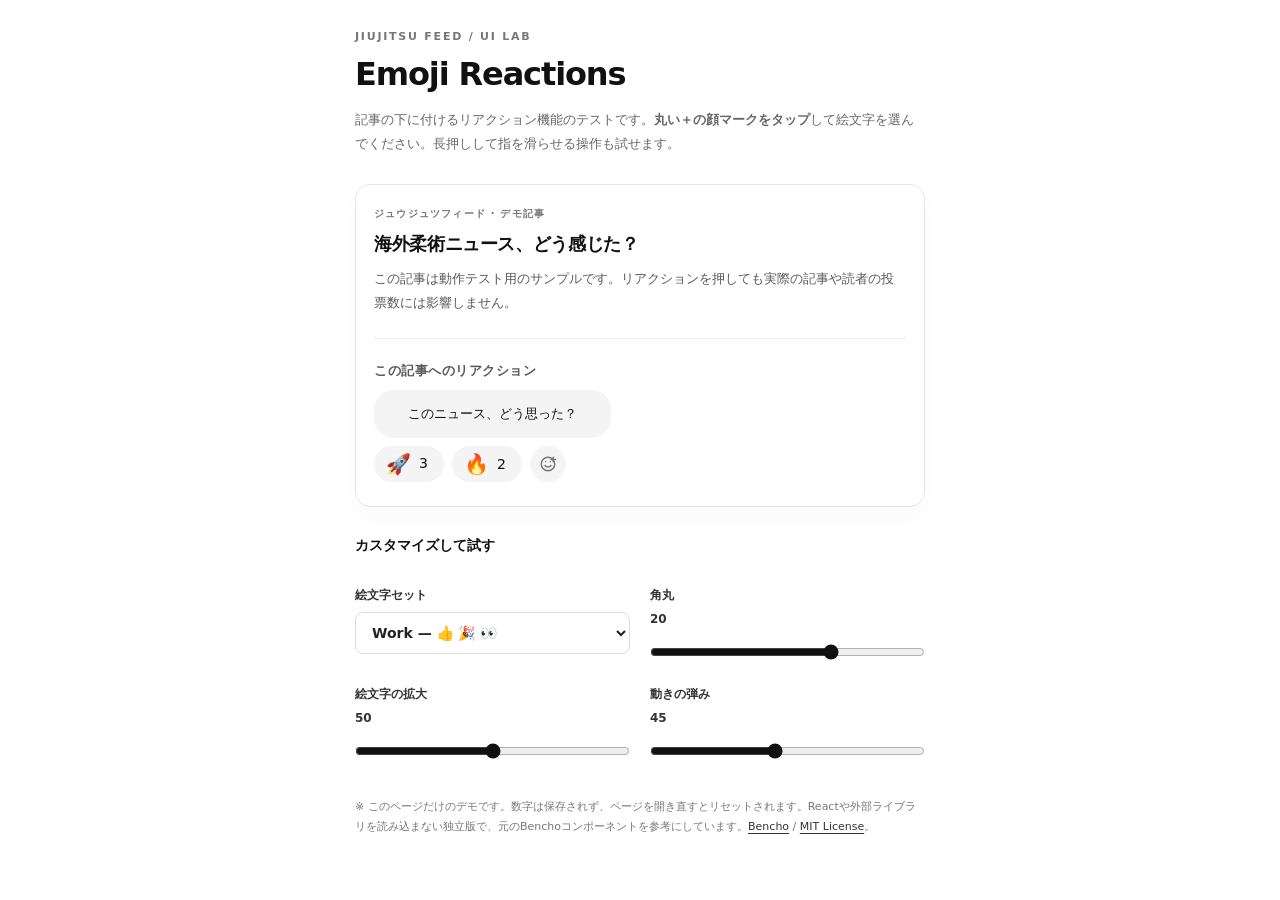
<file: emoji-reactions-test/index.html>
<!doctype html>
<html lang="ja">
<head>
<meta charset="utf-8">
<meta name="viewport" content="width=device-width, initial-scale=1, viewport-fit=cover">
<meta name="robots" content="noindex,nofollow">
<title>Emoji Reactions テスト | ジュウジュツフィード</title>
<style>
/* ══ Emoji reactions ═════════════════════════════════════
   Standalone HTML/CSS/JS adaptation of Bencho's MIT-licensed
   React component. This style exists ONLY in this demo file;
   the production jf.css is not loaded or modified.

   Map Bencho's design tokens to the site's own tokens locally,
   on the component root. No new global variables are defined. */
* { box-sizing: border-box; }
html { -webkit-text-size-adjust: 100%; }
body { margin: 0; background: #fff; color: #111; font-family: "Noto Sans JP", "Hiragino Sans", "Yu Gothic", system-ui, sans-serif; }
.demo { width: min(100% - 32px, 570px); margin: 0 auto; padding: max(30px, env(safe-area-inset-top)) 0 56px; }
.eyebrow { color: #777; font-size: 11px; letter-spacing: .16em; text-transform: uppercase; font-weight: 700; }
h1 { font-size: clamp(24px, 6vw, 32px); line-height: 1.35; letter-spacing: -.035em; margin: 10px 0 12px; }
.intro { font-size: 13px; line-height: 1.85; color: #666; margin: 0 0 28px; }
.article { border: 1px solid #e6e6e6; border-radius: 15px; padding: 22px 18px 24px; box-shadow: 0 12px 28px rgba(0,0,0,.025); }
.article-kicker { font-size: 10px; letter-spacing: .12em; font-weight: 700; color: #777; }
.article h2 { font-size: 18px; letter-spacing: -.02em; margin: 11px 0; }
.article p { font-size: 13px; line-height: 1.8; color: #595959; margin: 0; }
.article-rule { height: 1px; background: #ececec; margin: 24px 0 20px; }
.article-label { font-size: 11px; font-weight: 700; color: #888; letter-spacing: .04em; margin: 0 0 10px; }
/* Original: one surface, two contents. Opening, the message's
   pill eases to the width of the emoji row while its words fade
   and blur away and the emoji rise in, one after another. */
.rxn {
  --card: #f4f4f4;
  --fill-on: var(--jf-text, #111);
  --fill-slab: #f4f4f4;
  --font-ui: var(--jf-sans, "Noto Sans JP", "Hiragino Sans", system-ui, sans-serif);
  --ink: var(--jf-text, #111);
  --on-slab: #fff;
  --pane-edge: var(--jf-line, #e6e6e6);
  --signal: #3045ba;
  --slab: #17181a;
  position: relative; width: min(100%, 320px); padding: 8px 0 0;
  font-family: var(--font-ui); color: var(--fill-on, var(--ink));
}
.rxn-msg { display: flex; flex-direction: column; align-items: flex-start; gap: 8px; }
.rxn-morph {
  position: relative; height: 48px; display: flex; align-items: center; justify-content: center;
  background: var(--fill-slab, var(--card)); border-radius: var(--rxn-r, 20px);
  max-width: 100%; transition: width .28s cubic-bezier(.24,1.25,.42,1), border-radius .28s cubic-bezier(.24,1.25,.42,1);
  isolation: isolate;
}
.rxn-text {
  display: block; width: max-content; padding: 0 17px; font-size: 13px;
  font-weight: 500; line-height: 22px; white-space: nowrap;
  transition: opacity .12s ease, filter .15s ease, transform .2s ease;
}
.rxn.is-open .rxn-text { opacity: 0; filter: blur(4px); transform: scale(.96); pointer-events: none; }
.rxn-pill {
  position: absolute; z-index: 5; inset: 0 auto auto 0; display: flex;
  align-items: center; padding: 8px; height: 48px; opacity: 0; visibility: hidden;
  pointer-events: none; transition: opacity .14s ease, visibility 0s linear .14s;
}
.rxn.is-open .rxn-pill { visibility: visible; opacity: 1; pointer-events: auto; transition: opacity .16s ease .04s, visibility 0s; }
.rxn-emo { width: 34px; height: 30px; padding: 0; border: 0; display: grid; place-items: center; background: transparent; cursor: pointer; color: inherit; position: relative; -webkit-tap-highlight-color: transparent; }
.rxn-emo > span { display: block; font-size: 20px; line-height: 1; transform: scale(var(--s,1)); transform-origin: 50% 90%; transition: transform .22s cubic-bezier(.24,1.34,.38,1); }
.rxn.is-open .rxn-emo { animation: rxn-in .22s cubic-bezier(.24,1.3,.38,1) both; animation-delay: calc(var(--i) * 18ms); }
.rxn-tip { position: absolute; bottom: calc(100% + 9px); transform: translateX(-50%); padding: 4px 8px; border-radius: 6px; background: var(--slab); color: var(--on-slab); white-space: nowrap; font-size: 11px; pointer-events: none; opacity: 0; transition: opacity .12s ease; }
.rxn-tip.is-visible { opacity: 1; }
.rxn-row { position: relative; display: flex; flex-wrap: wrap; align-items: center; gap: 8px; min-height: 36px; margin-top: 8px; }
.rxn-chip { display: inline-flex; align-items: center; gap: 8px; height: 36px; padding: 0 16px 0 12px; border: 0; border-radius: 999px; background: var(--fill-slab,var(--card)); color: inherit; font: inherit; font-size: 14px; font-weight: 500; cursor: pointer; -webkit-tap-highlight-color: transparent; transition: background-color .16s,box-shadow .16s,transform .16s; }
.rxn-chip:active { transform: scale(.92); }
.rxn-chip[data-mine="true"] { box-shadow: inset 0 0 0 1px color-mix(in srgb,var(--signal) 35%,transparent); color: var(--signal); }
.rxn-chip.is-new { animation: rxn-arrive .3s cubic-bezier(.23,1.4,.4,1); }
.rxn-chip-e { font-size: 20px; line-height: 1; transition: opacity .16s; }
.rxn-chip-e[data-landing="true"] { opacity: 0; }
.rxn-p { display: inline-block; position: relative; font-style: normal; line-height: 1; }
.rxn-p[data-play="true"][data-k="launch"] { animation: rxn-launch .64s cubic-bezier(.3,1.2,.4,1); }
.rxn-p[data-play="true"][data-k="flicker"] { animation: rxn-flicker .62s ease-out; }
.rxn-p[data-play="true"][data-k="confetti"] { animation: rxn-pop .42s cubic-bezier(.3,1.6,.4,1); }
.rxn-p[data-play="true"][data-k="glance"] { animation: rxn-glance .7s ease-in-out; }
.rxn-p[data-play="true"][data-k="tick"] { animation: rxn-tick .46s cubic-bezier(.3,1.6,.4,1); }
.rxn-p[data-play="true"][data-k="beat"] { animation: rxn-beat .62s ease-in-out; }
.rxn-p[data-play="true"][data-k="nod"] { animation: rxn-nod .52s cubic-bezier(.3,1.4,.4,1); }
.rxn-p[data-play="true"][data-k="laugh"] { animation: rxn-laugh .56s ease-in-out; }
.rxn-p[data-play="true"][data-k="wow"] { animation: rxn-wow .52s cubic-bezier(.3,1.5,.4,1); }
.rxn-p[data-play="true"][data-k="droop"] { animation: rxn-droop .7s ease-in-out; }
.rxn-p[data-play="true"][data-k="bow"] { animation: rxn-bow .62s ease-in-out; }
.rxn-count { display: inline-flex; font-variant-numeric: tabular-nums; }
.rxn-col { display: inline-block; height: 1.4em; overflow: hidden; line-height: 1.4em; }
.rxn-strip { display: flex; flex-direction: column; transition: transform .22s cubic-bezier(.24,1.34,.38,1); }
.rxn-strip > span { height: 1.4em; }
.rxn-add { width: 36px; height: 36px; padding: 0; border: 0; border-radius: 50%; background: var(--fill-slab,var(--card)); color: #777; display: grid; place-items: center; cursor: pointer; -webkit-tap-highlight-color: transparent; touch-action: none; user-select: none; -webkit-user-select: none; -webkit-touch-callout: none; transition: color .16s,transform .16s; }
.rxn-add:hover, .rxn-add[aria-expanded="true"] { color: var(--fill-on,var(--ink)); transform: scale(1.06); }
.rxn-add svg { width: 18px; height: 18px; }
.rxn-fly { position: absolute; z-index: 10; left: 0; top: 0; width: 26px; height: 26px; margin: -13px 0 0 -13px; display: grid; place-items: center; font-size: 21px; pointer-events: none; }
.controls { display: grid; grid-template-columns: repeat(2, minmax(0,1fr)); gap: 18px 20px; margin: 32px 0 0; }
.controls-title { margin: 30px 0 0; font-size: 14px; }
.controls label { display: flex; flex-direction: column; gap: 8px; font-size: 12px; font-weight: 600; color: #333; }
.controls select { appearance: auto; height: 42px; padding: 0 12px; border: 1px solid #ddd; background: #fff; border-radius: 8px; font: inherit; font-size: 14px; color: #222; }
.controls input[type="range"] { width: 100%; margin: 10px 0 8px; accent-color: #111; }
.smallprint { margin: 30px 0 0; color: #777; font-size: 11px; line-height: 1.8; }
.smallprint a { color: #333; text-underline-offset: 3px; }
@keyframes rxn-in { from { transform: translateY(8px) scale(.55); opacity: 0; filter: blur(3px); } to { transform: none; opacity: 1; filter: none; } }
@keyframes rxn-arrive { from { transform: scale(.6); opacity: .2; } to { transform: scale(1); opacity: 1; } }
@keyframes rxn-launch { 0%{transform:none} 30%{transform:translate(2px,-7px) rotate(-12deg)} 60%{transform:translate(-1px,1px) rotate(4deg)} 100%{transform:none} }
@keyframes rxn-flicker { 0%{transform:scale(1);filter:brightness(1)} 15%{transform:scale(1.18,1.1);filter:brightness(1.35)} 48%{transform:scale(1.1,.96);filter:brightness(1.25)} 100%{transform:none;filter:brightness(1)} }
@keyframes rxn-pop { 0%{transform:scale(.7) rotate(-12deg)} 50%{transform:scale(1.18) rotate(6deg)} 100%{transform:none} }
@keyframes rxn-glance { 0%,100%{transform:none} 25%{transform:translateX(-2.5px)} 60%{transform:translateX(2.5px)} }
@keyframes rxn-tick { 0%{transform:scale(.6) rotate(-14deg)} 55%{transform:scale(1.2) rotate(4deg)} 100%{transform:none} }
@keyframes rxn-beat { 0%,100%{transform:scale(1)} 15%{transform:scale(1.26)} 30%{transform:scale(1)} 45%{transform:scale(1.18)} 60%{transform:scale(1)} }
@keyframes rxn-nod { 0%{transform:none} 35%{transform:rotate(-16deg) translateY(-2px)} 100%{transform:none} }
@keyframes rxn-laugh { 0%,100%{transform:none} 20%{transform:rotate(-10deg)} 40%{transform:rotate(9deg)} 60%{transform:rotate(-7deg)} 80%{transform:rotate(4deg)} }
@keyframes rxn-wow { 0%{transform:scale(1)} 35%{transform:scale(.92,1.22)} 100%{transform:scale(1)} }
@keyframes rxn-droop { 0%,100%{transform:none} 40%{transform:translateY(2px) rotate(-8deg) scale(.96)} }
@keyframes rxn-bow { 0%,100%{transform:none} 40%{transform:translateY(2px) scale(1,.9)} 60%{transform:translateY(1px) scale(1,.95)} }
@media (max-width: 400px) { .demo { width: calc(100% - 28px); } .article { padding: 18px 13px; } .controls { grid-template-columns: 1fr; gap: 16px; } }
@media (prefers-reduced-motion: reduce) { .rxn *, .rxn *::before, .rxn *::after { animation: none !important; transition: none !important; } }
</style>
</head>
<body>
<main class="demo">
  <div class="eyebrow">JIUJITSU FEED / UI LAB</div>
  <h1>Emoji Reactions</h1>
  <p class="intro">記事の下に付けるリアクション機能のテストです。<strong>丸い＋の顔マークをタップ</strong>して絵文字を選んでください。長押しして指を滑らせる操作も試せます。</p>
  <section class="article" aria-label="サンプル記事">
    <div class="article-kicker">ジュウジュツフィード · デモ記事</div>
    <h2>海外柔術ニュース、どう感じた？</h2>
    <p>この記事は動作テスト用のサンプルです。リアクションを押しても実際の記事や読者の投票数には影響しません。</p>
    <div class="article-rule"></div>
    <p class="article-label">この記事へのリアクション</p>
    <div class="rxn" id="emoji-reactions-demo" aria-label="絵文字リアクション">
      <div class="rxn-msg">
        <div class="rxn-morph" id="rxn-morph">
          <span class="rxn-text" id="rxn-text">このニュース、どう思った？</span>
          <div class="rxn-pill" id="rxn-pill" role="menu" aria-label="リアクションを選ぶ"></div>
        </div>
      </div>
      <div class="rxn-row" id="rxn-row" aria-live="polite"></div>
    </div>
  </section>
  <h3 class="controls-title">カスタマイズして試す</h3>
  <div class="controls">
    <label>絵文字セット<select id="set"><option value="Work">Work — 👍 🎉 👀</option><option value="Classic">Classic — 👍 ❤️ 😂</option><option value="Hearts">Hearts — ❤️ 🧡 💛</option></select></label>
    <label>角丸 <output id="corner-v">20</output><input id="corner" type="range" min="0" max="30" value="20"></label>
    <label>絵文字の拡大 <output id="magnify-v">50</output><input id="magnify" type="range" min="0" max="100" value="50"></label>
    <label>動きの弾み <output id="bounce-v">45</output><input id="bounce" type="range" min="0" max="100" value="45"></label>
  </div>
  <p class="smallprint">※ このページだけのデモです。数字は保存されず、ページを開き直すとリセットされます。Reactや外部ライブラリを読み込まない独立版で、元のBenchoコンポーネントを参考にしています。<a href="https://bencho.dev/blocks/emoji-reactions">Bencho</a> / <a href="https://bencho.dev/licence">MIT License</a>。</p>
</main>
<script>
/* ══ Emoji reactions ══════════════════════════════════════
   Standalone dependency-free port of the Bencho React concept.

   ── THE MESSAGE BECOMES THE PICKER ──────────────────────
   One surface, two contents. The words blur as the emoji rise
   in; the existing message becomes the reaction picker.

   ── ONE EMOJI AT A TIME ─────────────────────────────────
   The emoji under the pointer gets bigger. Its neighbours do
   not, so it is always clear which one a press will pick.

   ── A REACTION TRAVELS ──────────────────────────────────
   Lay out the chip and measure it BEFORE sending a flying emoji
   from the pill. Land with a spring and roll the number up.

   ── YOURS, AND EVERYONE ELSE'S ──────────────────────────
   Yours get a coloured edge. Tapping the chip toggles your own
   reaction. This demo never contacts a database or production. */
(() => {
  'use strict';
  const SETS = {
    Work: [['👍','Nice'],['🎉','Celebrate'],['👀','Looking'],['✅','Done'],['🚀','Ship it'],['🔥','Fire']],
    Classic: [['👍','Like'],['❤️','Love'],['😂','Haha'],['😮','Wow'],['😢','Sad'],['🙏','Thanks']],
    Hearts: [['❤️','Red'],['🧡','Orange'],['💛','Yellow'],['💚','Green'],['💙','Blue'],['💜','Purple']]
  };
  const KIND = {'🚀':'launch','🔥':'flicker','🎉':'confetti','👀':'glance','✅':'tick','👍':'nod','😂':'laugh','😮':'wow','😢':'droop','🙏':'bow','❤️':'beat','🧡':'beat','💛':'beat','💚':'beat','💙':'beat','💜':'beat'};
  /* Read the motion preference once, as the original does. */
  const still = window.matchMedia?.('(prefers-reduced-motion: reduce)').matches ?? false;
  const root = document.getElementById('emoji-reactions-demo');
  const morph = document.getElementById('rxn-morph');
  const msg = document.getElementById('rxn-text');
  const pill = document.getElementById('rxn-pill');
  const row = document.getElementById('rxn-row');
  const config = {set: 'Work', magnify: 50, bounce: 45, corner: 20};
  let chips = [{e:'🚀',n:3,mine:false,landing:false},{e:'🔥',n:2,mine:false,landing:false}];
  let open = false;
  let hover = -1;
  let tip;
  let holdTimer = 0;
  let holding = false;
  let touched = false;
  let flying = false;
  let played = '';
  const size = 34;
  function reduced() { return still; }
  function createEmoji(e, playing = false) {
    const i = document.createElement('i');
    i.className = 'rxn-p'; i.textContent = e;
    i.dataset.k = KIND[e] || 'nod';
    if (playing && !reduced()) i.dataset.play = 'true';
    return i;
  }
  /* Count: a vertical digit strip. For an increment, begin on the
     old digit and let a CSS transform carry it to the new one. */
  function countNode(n, from = n) {
    const outer = document.createElement('span'); outer.className = 'rxn-count';
    outer.setAttribute('aria-label', String(n));
    const s = String(Math.max(0,n)), o = String(Math.max(0,from)).padStart(s.length,'0');
    [...s].forEach((digit, ix) => {
      const col = document.createElement('span'); col.className = 'rxn-col';
      const strip = document.createElement('span'); strip.className = 'rxn-strip';
      for (let d = 0; d < 10; d++) { const span = document.createElement('span'); span.textContent = String(d); strip.append(span); }
      strip.style.transform = 'translateY(' + (-Number(o[ix]) * 1.4) + 'em)';
      col.append(strip); outer.append(col);
      if (Number(o[ix]) !== Number(digit)) requestAnimationFrame(() => requestAnimationFrame(() => { strip.style.transform = 'translateY(' + (-Number(digit) * 1.4) + 'em)'; }));
    });
    return outer;
  }
  function renderChips(oldCounts = new Map(), newEmoji = '') {
    row.replaceChildren();
    chips.forEach(c => {
      const b = document.createElement('button'); b.type = 'button'; b.className = 'rxn-chip';
      if (c.e === newEmoji && !reduced()) b.classList.add('is-new');
      b.dataset.emoji = c.e; b.dataset.mine = String(c.mine);
      b.setAttribute('aria-pressed', String(c.mine)); b.setAttribute('aria-label', c.e + ' ' + c.n + '件');
      const em = document.createElement('span'); em.className = 'rxn-chip-e';
      if (c.landing) em.dataset.landing = 'true';
      em.append(createEmoji(c.e, c.e === played));
      const shownN = c.landing ? c.n - 1 : c.n;
      b.append(em, countNode(shownN, oldCounts.has(c.e) ? oldCounts.get(c.e) : shownN));
      b.addEventListener('click', () => pressChip(c.e));
      row.append(b);
    });
    const add = document.createElement('button'); add.type='button'; add.className='rxn-add';
    add.setAttribute('aria-label','リアクションを追加'); add.setAttribute('aria-expanded',String(open));
    add.innerHTML = '<svg viewBox="0 0 24 24" fill="none" stroke="currentColor" stroke-width="2" stroke-linecap="round" stroke-linejoin="round" aria-hidden="true"><circle cx="12" cy="12" r="9"></circle><path d="M8 14s1.5 2 4 2 4-2 4-2"></path><path d="M9 9h.01M15 9h.01"></path><path d="M19 3v6M16 6h6"></path></svg>';
    add.addEventListener('pointerdown', addDown);
    add.addEventListener('pointermove', addMove);
    add.addEventListener('pointerup', addUp);
    add.addEventListener('pointercancel', addCancel);
    add.addEventListener('contextmenu',e=>e.preventDefault());
    add.addEventListener('click', () => { if(touched){ touched=false; return; } toggle(); });
    row.append(add);
  }
  function renderPill() {
    pill.replaceChildren();
    SETS[config.set].forEach(([e,label], index) => {
      const b = document.createElement('button'); b.type='button'; b.className='rxn-emo';
      b.style.setProperty('--i', index); b.style.setProperty('--s','1');
      b.setAttribute('aria-label',label); b.setAttribute('role','menuitem');
      const span=document.createElement('span'); span.append(createEmoji(e)); b.append(span);
      b.addEventListener('pointerenter',ev=>{ if(ev.pointerType !== 'touch') setHover(index); });
      b.addEventListener('click', () => pick(e,b));
      pill.append(b);
    });
    tip = document.createElement('span'); tip.className='rxn-tip'; tip.setAttribute('aria-hidden','true'); pill.append(tip);
  }
  /* Keep the pill inside a small phone. The original EMO spacing
     is 34px, six emoji plus an 8px inset on each side. */
  function layout() {
    morph.style.setProperty('--rxn-r', config.corner+'px');
    const w = Math.min(root.clientWidth, msg.scrollWidth + 34);
    morph.style.width = (open ? size*6+16 : w)+'px';
    morph.style.borderRadius = (open?24:config.corner)+'px';
    morph.style.transitionTimingFunction = 'cubic-bezier(.24,'+(1.02+config.bounce*.004).toFixed(3)+',.42,1)';
  }
  function show() { if(flying) return; open=true; root.classList.add('is-open'); layout(); updateAdd(); }
  function hide() { open=false; root.classList.remove('is-open'); setHover(-1); layout(); updateAdd(); }
  function toggle() { if(open) hide(); else show(); }
  function updateAdd() { const b=row.querySelector('.rxn-add'); if(b)b.setAttribute('aria-expanded',String(open)); }
  function setHover(i) {
    if(hover===i) return;
    hover=i;
    Array.from(pill.querySelectorAll('.rxn-emo')).forEach((b,j) => {
      b.style.setProperty('--s',j===i && !reduced() ? String(1+config.magnify*.0034) : '1');
      const glyph=b.querySelector('.rxn-p');
      if(j===i && !reduced()) glyph.dataset.play='true'; else delete glyph.dataset.play;
    });
    if(i<0){ tip.classList.remove('is-visible'); return; }
    tip.textContent=SETS[config.set][i][1];tip.style.left=(8+i*size+size/2)+'px';tip.classList.add('is-visible');
  }
  function positionFromClient(x,y) {
    const rect=pill.getBoundingClientRect();
    if(x < rect.left || x > rect.right || y < rect.top-12 || y > rect.bottom+12) return -1;
    return Math.min(5,Math.max(0,Math.floor((x-rect.left-8)/size)));
  }
  pill.addEventListener('pointermove',e=>setHover(positionFromClient(e.clientX,e.clientY)));
  pill.addEventListener('pointerleave',()=>{if(!holding)setHover(-1);});
  /* iPhone: hold for 260ms, slide along the emoji, release to
     select. A quick tap instead toggles the chooser. */
  function addDown(e) {
    const touch=e.pointerType==='touch'||e.pointerType==='pen';
    if(!touch) return;
    touched=true;holding=false;
    try { e.currentTarget.setPointerCapture(e.pointerId); } catch (_) {}
    clearTimeout(holdTimer);
    holdTimer=setTimeout(()=>{ holding=true; show(); },260);
  }
  function addMove(e) { if(holding)setHover(positionFromClient(e.clientX,e.clientY)); }
  function addUp(e) {
    if(e.pointerType!=='touch'&&e.pointerType!=='pen')return;
    clearTimeout(holdTimer);
    try { e.currentTarget.releasePointerCapture(e.pointerId); } catch (_) {}
    if(holding){
      holding=false;
      const ix=positionFromClient(e.clientX,e.clientY);
      if(ix>=0) {const btn=pill.querySelectorAll('.rxn-emo')[ix]; pick(SETS[config.set][ix][0],btn);}
      else hide();
    }else toggle();
  }
  function addCancel(){clearTimeout(holdTimer); if(holding)hide(); holding=false;}
  /* Press outside to close, matching the original React behaviour. */
  document.addEventListener('pointerdown',e=>{if(open && !root.contains(e.target))hide();},true);
  const centerOf=(el)=>{const a=el.getBoundingClientRect(),b=root.getBoundingClientRect();return{x:a.left+a.width/2-b.left,y:a.top+a.height/2-b.top};};
  function pick(e,from) {
    if(flying)return;
    const origin=centerOf(from);
    const had=chips.find(c=>c.e===e);
    hide();
    if(had?.mine)return;
    const old=had?.n??0;
    if(had)Object.assign(had,{n:old+1,mine:true,landing:!reduced()});
    else chips.push({e,n:1,mine:true,landing:!reduced()});
    renderChips(new Map([[e,old]]),had?'':e);
    if(reduced()){land(e,old);return;}
    const btn=Array.from(row.querySelectorAll('.rxn-chip')).find(b=>b.dataset.emoji===e);
    const destination=centerOf(btn.querySelector('.rxn-chip-e'));
    /* A copy arcs down; the chip's real emoji stays invisible
       until the flight lands, then the digit strip rolls. */
    const flyer=document.createElement('span'); flyer.className='rxn-fly';flyer.textContent=e;
    flyer.style.left=origin.x+'px'; flyer.style.top=origin.y+'px'; root.append(flyer);
    const dx=destination.x-origin.x,dy=destination.y-origin.y;
    flying=true;
    const duration=Math.round(700-config.bounce*2);
    if(typeof flyer.animate !== 'function'){flyer.remove(); flying=false; land(e,old);return;}
    const a=flyer.animate([
      {transform:'translate(0,0) scale(1.4) rotate(0deg)',offset:0},
      {transform:'translate('+dx*.5+'px,'+(Math.min(-44,dy-46))+'px) scale(1.25) rotate(-14deg)',offset:.45},
      {transform:'translate('+dx+'px,'+dy+'px) scale(1) rotate(0deg)',offset:1}
    ],{duration,easing:'cubic-bezier(.35,0,.3,1)',fill:'forwards'});
    a.finished.catch(()=>{}).then(()=>{flyer.remove(); flying=false; land(e,old);});
  }
  function land(e,oldN) {
    const c=chips.find(c=>c.e===e);if(!c)return;
    c.landing=false; played=e;
    renderChips(new Map([[e,oldN]]));
    setTimeout(()=>{if(played===e){played='';const b=Array.from(row.querySelectorAll('.rxn-chip')).find(x=>x.dataset.emoji===e);b?.querySelector('.rxn-p')?.removeAttribute('data-play');}},700);
  }
  function pressChip(e) {
    if(flying)return;
    const c=chips.find(c=>c.e===e);if(!c)return;
    const old=c.n;
    if(c.mine){c.n--;c.mine=false;} else {c.n++;c.mine=true; played=e;}
    if(c.n<=0) chips=chips.filter(x=>x!==c);
    renderChips(new Map([[e,old]]));
    if(played===e)setTimeout(()=>{played=''; const b=Array.from(row.querySelectorAll('.rxn-chip')).find(x=>x.dataset.emoji===e);b?.querySelector('.rxn-p')?.removeAttribute('data-play');},700);
  }
  renderPill();renderChips();layout();
  const bindRange=(id,key)=>{
    const input=document.getElementById(id),out=document.getElementById(id+'-v');
    input.addEventListener('input',()=>{config[key]=Number(input.value);out.textContent=input.value;if(key==='corner'||key==='bounce')layout();if(key==='magnify'){const was=hover;hover=-1;setHover(was);}});
  };
  bindRange('magnify','magnify');bindRange('bounce','bounce');bindRange('corner','corner');
  document.getElementById('set').addEventListener('change',e=>{
    config.set=e.target.value;hide();
    chips=SETS[config.set].slice(0,2).map(([emoji],i)=>({e:emoji,n:i?2:3,mine:false,landing:false}));
    renderPill();renderChips();layout();
  });
  window.addEventListener('resize',layout);
})();
</script>
</body>
</html>
</file>
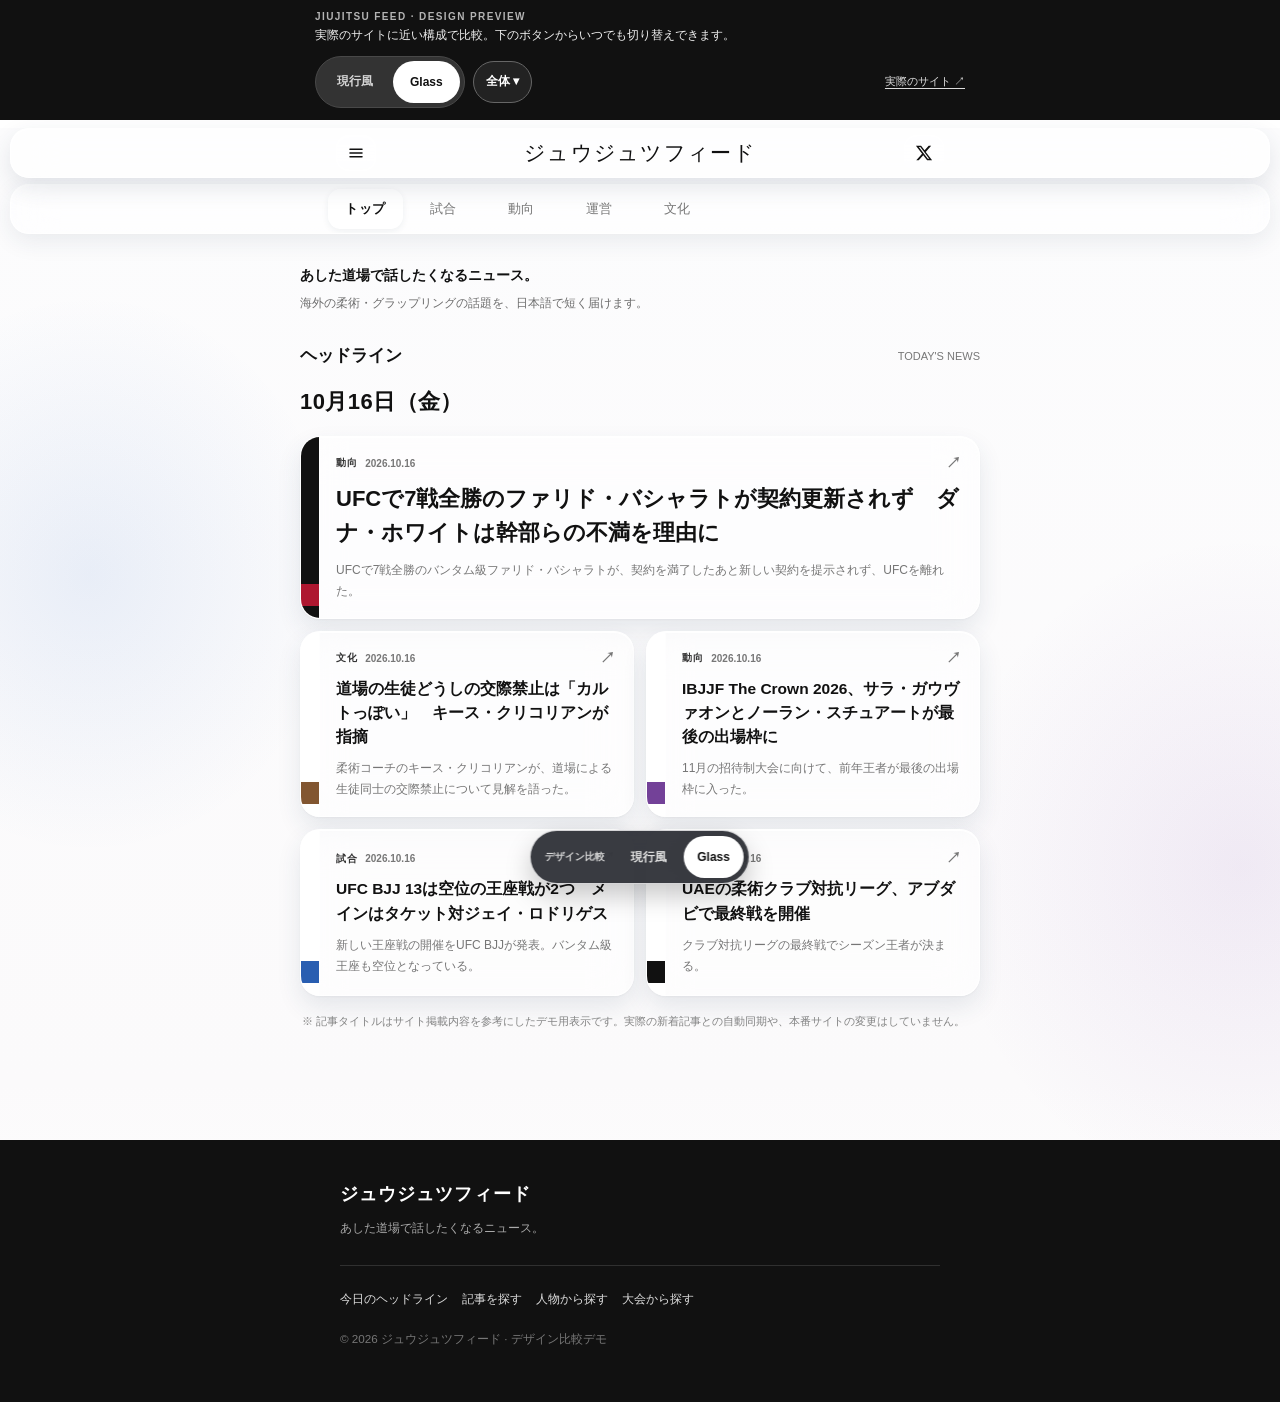
<file: glass-test/index.html>
<!doctype html>
<html lang="ja">
<head>
<meta charset="utf-8">
<meta name="viewport" content="width=device-width,initial-scale=1,viewport-fit=cover">
<meta name="robots" content="noindex,nofollow">
<meta name="theme-color" content="#ffffff">
<title>ジュウジュツフィード | Liquid Glass 比較デモ</title>
<style>
/* Standalone interactive mockup. No production assets or endpoints are loaded.
   Existing Jiujitsu Feed interface approximated from jf.css/jf.js as of Oct 18 2026.
   Glass look is experimental, not official Apple Liquid Glass. */
:root{--text:#111;--muted:#767676;--line:#e6e6e6;--surface:#fff;--site-width:640px;--blur:20px;--focus:#111;--mode:0}
*{box-sizing:border-box} html{scroll-behavior:smooth;-webkit-text-size-adjust:100%}body{margin:0;color:var(--text);background:#fff;font-family:"Noto Sans JP","Hiragino Sans",-apple-system,BlinkMacSystemFont,"Yu Gothic",sans-serif;font-size:14px}button{font:inherit;cursor:pointer}button:focus-visible,a:focus-visible,input:focus-visible{outline:3px solid #2769ce;outline-offset:3px}a{color:inherit}button{-webkit-tap-highlight-color:transparent}button:active{transform:scale(.97)}[hidden]{display:none!important}
/* A control panel separate from the site's imitated chrome. */
.preview-bar{position:relative;z-index:30;background:#111;color:#fff;padding:11px 16px 12px}
.preview-inner{width:min(100%,650px);margin:auto}.preview-kicker{font-size:10px;letter-spacing:.14em;color:#b4b4b4;font-weight:800}.preview-intro{font-size:12px;line-height:1.55;margin:4px 0 11px;color:#f0f0f0}.preview-line{display:flex;gap:8px;align-items:center;flex-wrap:wrap}.seg{display:inline-flex;padding:4px;gap:3px;background:#333;border:1px solid #484848;border-radius:999px}.seg button{border:0;background:none;color:#d5d5d5;border-radius:999px;padding:10px 17px;min-height:42px;font-weight:750;font-size:12px}.seg button[aria-pressed="true"]{color:#111;background:#fff}.scope{color:#fff;border:1px solid #666;background:#222;border-radius:999px;padding:10px 12px;min-height:42px;font-weight:700;font-size:12px}.scope:disabled{opacity:.4}.source-link{font-size:11px;text-decoration:underline;text-underline-offset:3px;color:#ddd;margin-left:auto}
/* Keep the current feed's white, minimal ground. A quiet tint reveals the glass effect. */
.demo{min-height:100dvh;background:#fff;transition:background .28s;--glass:rgba(255,255,255,.60);--edge:rgba(255,255,255,.94)}
.demo[data-look="glass"]{background:radial-gradient(ellipse 250px 280px at 7% 35%,rgba(31,95,196,.085),transparent 100%),radial-gradient(ellipse 300px 330px at 97% 58%,rgba(122,61,168,.09),transparent 100%),linear-gradient(180deg,#fcfcfd 0%,#fbfafb 75%,#fff 100%)}
.site-header{height:47px;position:sticky;top:0;z-index:20;background:rgba(255,255,255,.96);border-bottom:1px solid var(--line);display:flex;align-items:center;justify-content:center;transition:background .25s,box-shadow .25s,border .25s}
.header-content{width:min(100%,var(--site-width));height:100%;display:flex;justify-content:space-between;align-items:center;gap:10px;padding:4px 16px;position:relative}.brand{white-space:nowrap;overflow:hidden;text-overflow:ellipsis;font-weight:550;font-size:clamp(14px,4.2vw,20px);letter-spacing:.06em;text-align:center;flex:1}.icon-btn{width:40px;height:36px;display:grid;place-items:center;flex:none;color:#111;border:1px solid #e6e6e6;border-radius:8px;background:#fff;transition:.2s}.icon-btn svg{width:18px;height:18px}.x-mark{border:0;background:transparent}.x-mark svg{fill:currentColor}
.category-bar{position:sticky;top:47px;z-index:19;background:#f6f6f6;border-bottom:1px solid var(--line);transition:.25s}.category-inner{width:min(100%,var(--site-width));margin:auto;display:flex;overflow:auto;scrollbar-width:none;padding:0 12px;-webkit-overflow-scrolling:touch}.category-inner::-webkit-scrollbar{display:none}.cat{flex:none;min-width:82px;white-space:nowrap;border:0;border-bottom:2px solid transparent;padding:12px 13px;background:transparent;color:#777;font-size:13px;letter-spacing:.04em}.cat[aria-current="page"]{border-bottom-color:#111;color:#111;font-weight:650}
.site-content{max-width:var(--site-width);margin:0 auto;padding:26px 20px 10px}.intro{padding:7px 0 20px;margin:0}.intro strong{font-size:14px;font-weight:750}.intro p{font-size:12px;line-height:1.8;color:#6c6c6c;margin:8px 0 0}.section-name{display:flex;align-items:center;justify-content:space-between;gap:12px;margin:10px 0 20px}.section-name h1{font-size:17px;margin:0;font-weight:790}.section-name span{font-size:11px;color:#777}
.day{margin:0 0 18px;font-size:22px;line-height:1.4;letter-spacing:.02em;font-weight:780}.story-list{display:grid;gap:12px}.story{--band:#111;--cap:#fff;position:relative;text-align:left;width:100%;border:1px solid #e6e6e6;border-radius:14px;background:#fff;display:block;min-height:130px;padding:17px 18px 16px 35px;color:#111;overflow:hidden;box-shadow:none;transition:transform .25s,background .25s,box-shadow .25s,border .25s}.story::before{content:"";position:absolute;left:0;top:0;bottom:0;width:18px;background:linear-gradient(to top,var(--cap) 0 12px,var(--band) 12px 34px,var(--cap) 34px)}.story::after{content:"";position:absolute;top:0;bottom:0;left:18px;width:1px;background:#e6e6e6}.story[data-rank="1"]{--band:#c8102e;--cap:#111}.story[data-rank="2"]{--band:#8a5527}.story[data-rank="3"]{--band:#7a3da8}.story[data-rank="4"]{--band:#1f5fc4}.story:hover{border-color:#bbb;transform:translateY(-2px)}.story-title{font-size:15.5px;font-weight:770;line-height:1.56;margin:0 0 9px}.story-sub{font-size:12px;line-height:1.75;color:#767676;display:-webkit-box;-webkit-box-orient:vertical;-webkit-line-clamp:2;overflow:hidden;margin:0}.story-meta{display:flex;align-items:center;gap:8px;margin:0 0 9px;font-size:10px;color:#777;font-weight:650}.story-tag{color:#333;letter-spacing:.06em}.story-arrow{margin-left:auto;font-size:15px}.page-note{font-size:11px;color:#858585;padding:16px 2px 28px;line-height:1.8}
/* Article detail preview uses the same feed container, not an imaginary app. */
.back{padding:8px 0 20px;border:0;background:none;color:#555;font-size:12px;font-weight:650}.article-frame{border:1px solid #e6e6e6;border-radius:14px;background:#fff;padding:28px 22px}.article-category{font-size:11px;color:#666}.article-title{font-size:23px;line-height:1.55;letter-spacing:-.015em;font-weight:780;margin:14px 0}.article-date{font-size:11px;color:#777}.article-lead{font-weight:650;font-size:15px;line-height:1.9;margin-top:27px}.article-text{font-size:14px;line-height:2;margin:22px 0}.article-bullets{padding-left:1.3rem;line-height:1.9;font-size:13px}.article-bullets li{margin:10px 0}.article-source{border-top:1px solid #e6e6e6;padding-top:15px;color:#777;font-size:11px;line-height:1.75;margin-top:30px}.article-share{display:flex;gap:10px;margin-top:16px}.article-share button{padding:10px 14px;border:1px solid #ddd;border-radius:10px;background:#fff;color:#111}
/* Existing black footer is intentionally preserved in both modes. */
.footer{background:#111;color:#fff;padding:42px 24px 55px;margin-top:70px}.footer-inner{width:min(100%,600px);margin:auto}.footer h2{font-size:18px;letter-spacing:.06em;margin:0}.footer p{color:#aaa;font-size:12px;line-height:1.8}.footer hr{border:0;border-top:1px solid #303030;margin:25px 0}.footer-links{display:flex;flex-wrap:wrap;gap:14px;font-size:12px;color:#ddd}.footer small{display:block;color:#777;margin-top:24px}
/* Glass treatment can be toggled by scope: chrome-only, cards-only, or entire interface. */
.demo[data-look="glass"]:is([data-scope="chrome"],[data-scope="all"]) .site-header{margin:8px 10px 6px;top:8px;height:50px;border:1px solid rgba(255,255,255,.9);border-radius:19px;background:rgba(255,255,255,.62);box-shadow:inset 0 1px rgba(255,255,255,.92),0 9px 24px rgba(40,55,85,.12);-webkit-backdrop-filter:blur(var(--blur)) saturate(1.5);backdrop-filter:blur(var(--blur)) saturate(1.5)}
.demo[data-look="glass"]:is([data-scope="chrome"],[data-scope="all"]) .icon-btn{border-color:rgba(255,255,255,.9);background:rgba(255,255,255,.32);box-shadow:inset 0 1px 0 rgba(255,255,255,.85);border-radius:13px}
.demo[data-look="glass"]:is([data-scope="chrome"],[data-scope="all"]) .category-bar{top:64px;margin:0 10px;border:1px solid rgba(255,255,255,.82);border-radius:19px;background:rgba(255,255,255,.57);box-shadow:0 7px 25px rgba(33,53,73,.09),inset 0 1px rgba(255,255,255,.93);-webkit-backdrop-filter:blur(var(--blur)) saturate(1.55);backdrop-filter:blur(var(--blur)) saturate(1.55)}
.demo[data-look="glass"]:is([data-scope="chrome"],[data-scope="all"]) .category-inner{padding:4px 8px;gap:3px}
.demo[data-look="glass"]:is([data-scope="chrome"],[data-scope="all"]) .cat{border:0;min-width:75px;border-radius:13px;padding:11px 13px}
.demo[data-look="glass"]:is([data-scope="chrome"],[data-scope="all"]) .cat[aria-current="page"]{background:rgba(255,255,255,.65);box-shadow:inset 0 1px rgba(255,255,255,.96),0 2px 7px rgba(34,53,71,.07)}
.demo[data-look="glass"]:is([data-scope="cards"],[data-scope="all"]) .story,.demo[data-look="glass"]:is([data-scope="cards"],[data-scope="all"]) .article-frame{background:rgba(255,255,255,.52);border-color:rgba(255,255,255,.9);box-shadow:inset 0 1px rgba(255,255,255,.95),0 11px 25px rgba(42,62,91,.105),0 1px 3px rgba(20,20,20,.045);-webkit-backdrop-filter:blur(var(--blur)) saturate(1.35);backdrop-filter:blur(var(--blur)) saturate(1.35)}
.demo[data-look="glass"]:is([data-scope="cards"],[data-scope="all"]) .story{border-radius:20px;transform:translateZ(0)}
.demo[data-look="glass"]:is([data-scope="cards"],[data-scope="all"]) .story:hover{transform:translateY(-2px)}
.demo[data-look="glass"]:is([data-scope="cards"],[data-scope="all"]) .story::before{filter:saturate(.82)}
.demo[data-look="glass"]:is([data-scope="cards"],[data-scope="all"]) .story::after{background:rgba(255,255,255,.6)}
.demo[data-look="glass"]:is([data-scope="cards"],[data-scope="all"]) .article-share button{border-color:rgba(255,255,255,.87);background:rgba(255,255,255,.53);-webkit-backdrop-filter:blur(var(--blur));backdrop-filter:blur(var(--blur))}
.demo[data-look="glass"] .day{text-shadow:0 1px 1px rgba(255,255,255,.45)}
/* Preview-only drawer matching the current site's menu categories. */
.drawer-shade{position:fixed;inset:0;z-index:80;background:rgba(20,23,29,.35);-webkit-backdrop-filter:blur(3px);backdrop-filter:blur(3px)}
.drawer{position:fixed;z-index:81;inset:0 auto 0 0;width:min(86vw,350px);background:#fff;box-shadow:14px 0 40px rgba(0,0,0,.17);padding:28px 24px;overflow-y:auto;overscroll-behavior:contain}
.drawer-head{display:flex;align-items:center;justify-content:space-between;margin-bottom:34px}.drawer h2{font-size:13px;margin:28px 0 14px;font-weight:780}.drawer p{font-size:12px;color:#666;line-height:1.8}.drawer-links{display:grid;gap:2px}.drawer-links button{width:100%;text-align:left;background:none;border:0;border-bottom:1px solid #eee;padding:13px 5px;color:#111;font-size:13px}.drawer-close{border:1px solid #ddd;border-radius:9px;background:#fff;min-height:42px;padding:0 12px}.drawer-tip{font-size:11px;color:#777;margin-top:26px;line-height:1.8}
.demo[data-look="glass"] ~ .drawer{background:rgba(255,255,255,.73);-webkit-backdrop-filter:blur(24px) saturate(1.6);backdrop-filter:blur(24px) saturate(1.6);border-right:1px solid rgba(255,255,255,.85)}
/* Preview-only floating compare bar for easy use while scrolling an iPhone. */
.floating-compare{position:fixed;bottom:calc(16px + env(safe-area-inset-bottom));left:50%;z-index:50;transform:translateX(-50%);display:flex;align-items:center;gap:3px;padding:5px;border-radius:999px;border:1px solid rgba(255,255,255,.79);background:rgba(28,30,37,.87);-webkit-backdrop-filter:blur(18px);backdrop-filter:blur(18px);box-shadow:0 12px 26px rgba(0,0,0,.21);white-space:nowrap}
.floating-compare span{color:#d5d5d5;font-size:10px;font-weight:650;padding:0 9px}.floating-compare button{font-size:12px;font-weight:750;color:#e1e1e1;background:none;border:0;border-radius:999px;padding:11px 14px;min-height:42px}.floating-compare button[aria-pressed="true"]{background:#fff;color:#111}
@media(min-width:750px){.site-content{max-width:720px}.story-list{grid-template-columns:repeat(2,minmax(0,1fr))}.story:first-child{grid-column:1/-1}.story:first-child .story-title{font-size:22px}.story{min-height:167px}.site-header .header-content,.category-inner{max-width:820px}.site-header .brand{font-size:21px}.preview-inner{max-width:820px}}
@media(max-width:390px){.brand{font-size:14px}.site-content{padding-inline:17px}.cat{min-width:77px;padding-inline:11px}.story-title{font-size:15px}.preview-line{gap:6px}.source-link{margin-left:0}}
@media(prefers-reduced-motion:reduce){*,*::before,*::after{animation:none!important;transition-duration:.01ms!important;scroll-behavior:auto!important}}
</style>
</head>
<body>
<div class="preview-bar">
  <div class="preview-inner">
    <div class="preview-kicker">JIUJITSU FEED · DESIGN PREVIEW</div>
    <p class="preview-intro">実際のサイトに近い構成で比較。下のボタンからいつでも切り替えできます。</p>
    <div class="preview-line">
      <div class="seg" role="group" aria-label="表示デザイン"><button type="button" data-set-look="original" aria-pressed="false">現行風</button><button type="button" data-set-look="glass" aria-pressed="true">Glass</button></div>
      <button class="scope" id="scope" type="button" aria-label="Liquid Glass適用箇所を切り替える">全体 ▾</button>
      <a class="source-link" href="https://jiujitsu-feed.jp/" target="_blank" rel="noopener noreferrer">実際のサイト ↗</a>
    </div>
  </div>
</div>
<div class="demo" id="demo" data-look="glass" data-scope="all">
  <header class="site-header"><div class="header-content">
    <button class="icon-btn" id="menu" type="button" aria-label="メニューを見る" aria-expanded="false"><svg viewBox="0 0 24 24" aria-hidden="true"><path d="M4 7h16M4 12h16M4 17h16" fill="none" stroke="currentColor" stroke-linecap="round" stroke-width="2"/></svg></button>
    <div class="brand">ジュウジュツフィード</div>
    <button class="icon-btn x-mark" id="x-btn" type="button" aria-label="Xのリンク表示"><svg viewBox="0 0 24 24" aria-hidden="true"><path d="M18.244 2.25h3.308l-7.227 8.26 8.502 11.24H16.17l-5.214-6.817L4.99 21.75H1.68l7.73-8.835L1.254 2.25H8.08l4.713 6.231zm-1.161 17.52h1.833L7.084 4.126H5.117z"/></svg></button>
  </div></header>
  <nav class="category-bar" aria-label="ニュースカテゴリー"><div class="category-inner">
    <button type="button" class="cat" data-category="トップ" aria-current="page">トップ</button><button type="button" class="cat" data-category="試合">試合</button><button type="button" class="cat" data-category="動向">動向</button><button type="button" class="cat" data-category="運営">運営</button><button type="button" class="cat" data-category="文化">文化</button>
  </div></nav>
  <main class="site-content" id="main">
    <div id="feed-view">
      <div class="intro"><strong>あした道場で話したくなるニュース。</strong><p>海外の柔術・グラップリングの話題を、日本語で短く届けます。</p></div>
      <div class="section-name"><h1 id="section-title">ヘッドライン</h1><span id="section-tag">TODAY'S NEWS</span></div>
      <h2 class="day" id="day">10月16日（金）</h2>
      <div class="story-list" id="story-list"></div>
      <div class="page-note">※ 記事タイトルはサイト掲載内容を参考にしたデモ用表示です。実際の新着記事との自動同期や、本番サイトの変更はしていません。</div>
    </div>
    <div id="article-view" hidden>
      <button class="back" id="back" type="button">← ヘッドラインに戻る</button>
      <article class="article-frame">
        <div class="article-category" id="article-cat"></div>
        <h1 class="article-title" id="article-title"></h1>
        <div class="article-date" id="article-date">2026年10月16日</div>
        <p class="article-lead" id="article-lead"></p>
        <p class="article-text" id="article-text"></p>
        <ul class="article-bullets"><li>海外メディアの話題を日本語で短く紹介</li><li>気になる人物や大会を追いやすい構成</li><li>この記事は比較デモです。詳細は本番サイトをご覧ください。</li></ul>
        <div class="article-source">参照記事・リンク（デザインイメージ）<br>この画面から外部サービスへ投票や送信はしません。</div>
        <div class="article-share"><button type="button" id="share-demo">↗ シェアの見え方</button></div>
      </article>
    </div>
  </main>
  <footer class="footer"><div class="footer-inner"><h2>ジュウジュツフィード</h2><p>あした道場で話したくなるニュース。</p><hr><div class="footer-links"><span>今日のヘッドライン</span><span>記事を探す</span><span>人物から探す</span><span>大会から探す</span></div><small>© 2026 ジュウジュツフィード · デザイン比較デモ</small></div></footer>
</div>
<div class="drawer-shade" id="drawer-shade" hidden></div>
<aside class="drawer" id="drawer" aria-label="デモメニュー" hidden>
  <div class="drawer-head"><strong>ジュウジュツフィード</strong><button class="drawer-close" id="drawer-close" type="button">閉じる ×</button></div>
  <h2>このサイトについて</h2><p>あした道場で話したくなるニュース。海外の柔術・グラップリングを、日本語で短く。</p>
  <h2>ニュース</h2><div class="drawer-links"><button data-draw-cat="トップ" type="button">今日のヘッドライン</button><button data-draw-cat="試合" type="button">試合</button><button data-draw-cat="動向" type="button">動向</button><button data-draw-cat="運営" type="button">運営</button><button data-draw-cat="文化" type="button">文化</button></div>
  <p class="drawer-tip">これはデザイン比較用のメニューです。記事データや実際のサイト設定は変更されません。</p>
</aside>
<div class="floating-compare" role="group" aria-label="スクロール中のデザイン切替"><span>デザイン比較</span><button data-set-look="original" aria-pressed="false" type="button">現行風</button><button data-set-look="glass" aria-pressed="true" type="button">Glass</button></div>
<script>
(() => {
'use strict';
const data = [
  {rank:1,cat:'動向',title:'UFCで7戦全勝のファリド・バシャラトが契約更新されず　ダナ・ホワイトは幹部らの不満を理由に',summary:'UFCで7戦全勝のバンタム級ファリド・バシャラトが、契約を満了したあと新しい契約を提示されず、UFCを離れた。'},
  {rank:2,cat:'文化',title:'道場の生徒どうしの交際禁止は「カルトっぽい」　キース・クリコリアンが指摘',summary:'柔術コーチのキース・クリコリアンが、道場による生徒同士の交際禁止について見解を語った。'},
  {rank:3,cat:'動向',title:'IBJJF The Crown 2026、サラ・ガウヴァオンとノーラン・スチュアートが最後の出場枠に',summary:'11月の招待制大会に向けて、前年王者が最後の出場枠に入った。'},
  {rank:4,cat:'試合',title:'UFC BJJ 13は空位の王座戦が2つ　メインはタケット対ジェイ・ロドリゲス',summary:'新しい王座戦の開催をUFC BJJが発表。バンタム級王座も空位となっている。'},
  {rank:5,cat:'運営',title:'UAEの柔術クラブ対抗リーグ、アブダビで最終戦を開催',summary:'クラブ対抗リーグの最終戦でシーズン王者が決まる。'}
];
const root=document.getElementById('demo');
const scope=document.getElementById('scope');
const scopes=['all','chrome','cards'];
const labels={all:'全体',chrome:'ヘッダー・タブ',cards:'記事カード'};
let currentCategory='トップ';
function setLook(v){root.dataset.look=v;document.querySelectorAll('[data-set-look]').forEach(b=>b.setAttribute('aria-pressed',String(b.dataset.setLook===v)));scope.disabled=v!=='glass';}
document.querySelectorAll('[data-set-look]').forEach(b=>b.addEventListener('click',()=>setLook(b.dataset.setLook)));
scope.addEventListener('click',()=>{const next=scopes[(scopes.indexOf(root.dataset.scope)+1)%scopes.length];root.dataset.scope=next;scope.textContent=labels[next]+' ▾';});
const list=document.getElementById('story-list');
function renderCategory(cat){
 currentCategory=cat;
 document.querySelectorAll('.cat').forEach(b=>{if(b.dataset.category===cat)b.setAttribute('aria-current','page');else b.removeAttribute('aria-current');});
 document.getElementById('section-title').textContent=cat==='トップ'?'ヘッドライン':cat;
 document.getElementById('day').textContent=cat==='トップ'?'10月16日（金）':'ニュース一覧';
 document.getElementById('section-tag').textContent=cat==='トップ'?"TODAY'S NEWS":'CATEGORY';
 list.replaceChildren();
 const chosen=data.filter(x=>cat==='トップ'||x.cat===cat);
 chosen.forEach(story=>{
 const b=document.createElement('button');b.type='button';b.className='story';b.dataset.rank=String(story.rank);
 const meta=document.createElement('div');meta.className='story-meta';
 const category=document.createElement('span');category.className='story-tag';category.textContent=story.cat;
 const date=document.createElement('span');date.textContent='2026.10.16';
 const arrow=document.createElement('span');arrow.className='story-arrow';arrow.setAttribute('aria-hidden','true');arrow.textContent='↗';
 meta.append(category,date,arrow);
 const title=document.createElement('h3');title.className='story-title';title.textContent=story.title;
 const summary=document.createElement('p');summary.className='story-sub';summary.textContent=story.summary;
 b.append(meta,title,summary);b.addEventListener('click',()=>openArticle(story));list.appendChild(b);
 });
}
function showFeed(){document.getElementById('article-view').hidden=true;document.getElementById('feed-view').hidden=false;window.scrollTo({top:0,behavior:'smooth'});}
function openArticle(story){document.getElementById('feed-view').hidden=true;document.getElementById('article-view').hidden=false;document.getElementById('article-cat').textContent=story.cat;document.getElementById('article-title').textContent=story.title;document.getElementById('article-lead').textContent=story.summary;document.getElementById('article-text').textContent='海外の柔術・グラップリングの話題を、読みやすく短く届けるニュースサイト。ここでは記事の中身ではなく、記事ページにガラス表現を取り入れたときの見え方を確認できます。';window.scrollTo({top:0,behavior:'smooth'});}
document.querySelectorAll('.cat').forEach(b=>b.addEventListener('click',()=>{renderCategory(b.dataset.category);showFeed();}));
document.getElementById('back').addEventListener('click',showFeed);
const drawer=document.getElementById('drawer'),shade=document.getElementById('drawer-shade'),menu=document.getElementById('menu');
function setDrawer(on){drawer.hidden=!on;shade.hidden=!on;menu.setAttribute('aria-expanded',String(on));if(on){document.getElementById('drawer-close').focus();}else{menu.focus();}}
menu.addEventListener('click',()=>setDrawer(true));
document.getElementById('drawer-close').addEventListener('click',()=>setDrawer(false));
shade.addEventListener('click',()=>setDrawer(false));
document.querySelectorAll('[data-draw-cat]').forEach(b=>b.addEventListener('click',()=>{setDrawer(false);renderCategory(b.dataset.drawCat);showFeed();}));
document.addEventListener('keydown',e=>{if(e.key==='Escape'&&!drawer.hidden)setDrawer(false);});
document.getElementById('x-btn').addEventListener('click',()=>alert('本番ではXへのリンクです。このテストでは移動しません。'));
document.getElementById('share-demo').addEventListener('click',()=>alert('シェアボタンのデザイン確認です。実際には送信しません。'));
renderCategory('トップ');
})();
</script>
</body>
</html>
</file>
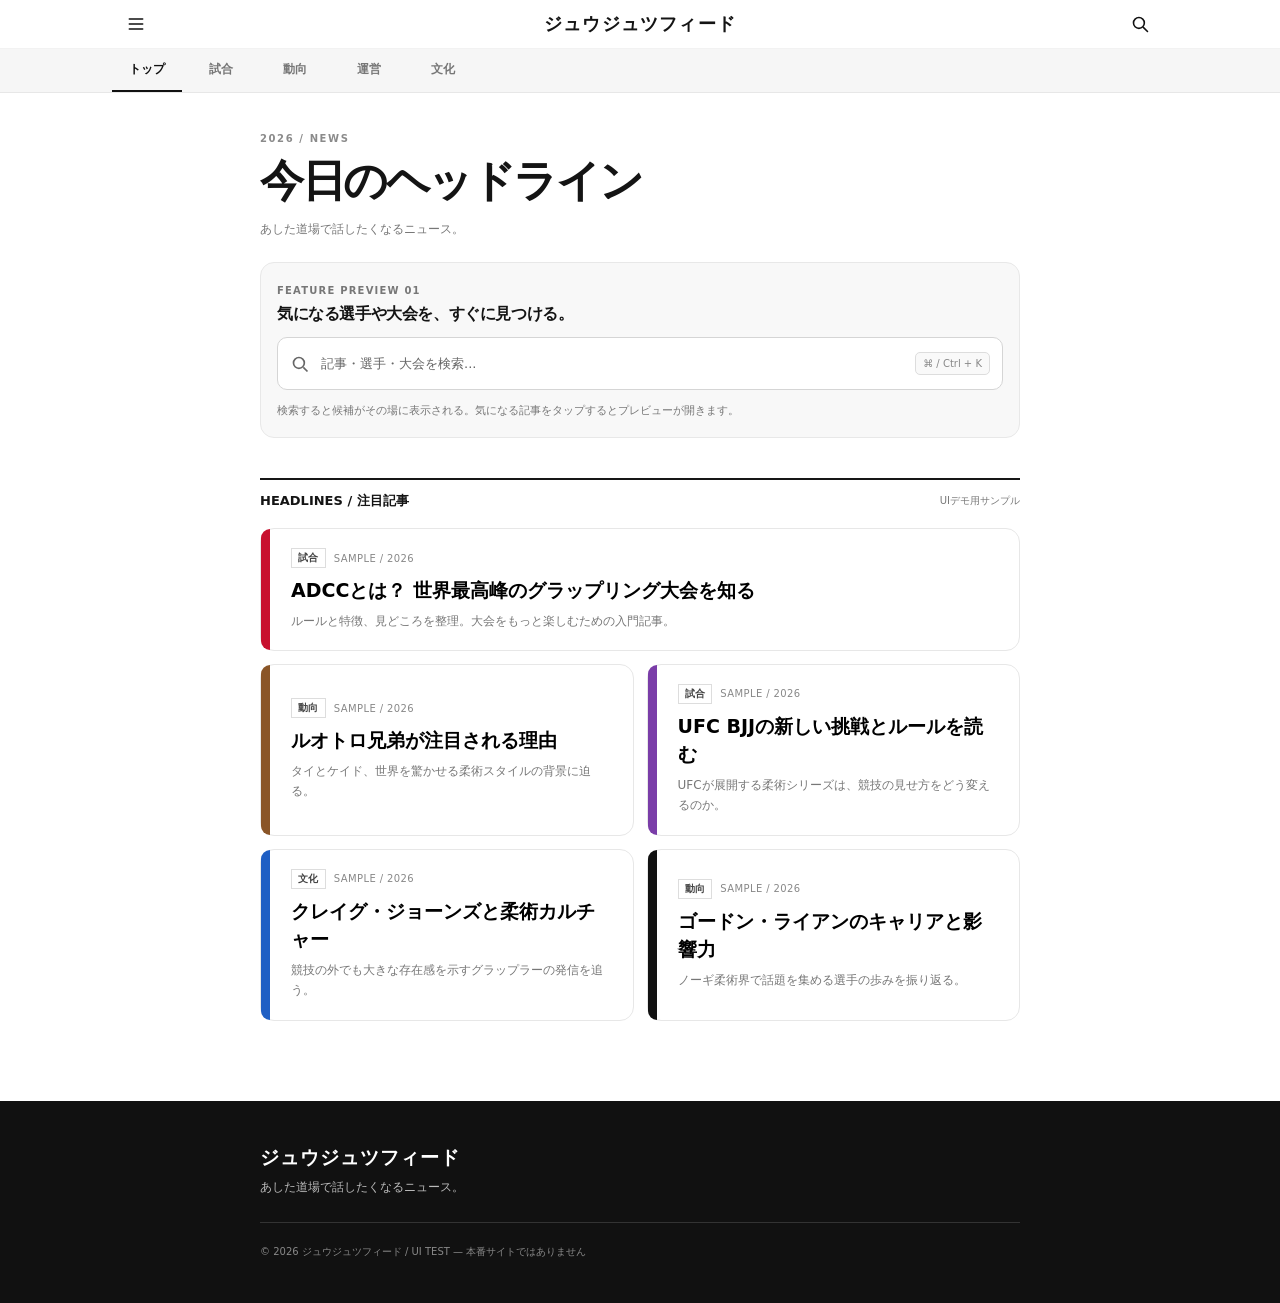
<file: spotlight-test/index.html>
<!doctype html>
<html lang="ja">
<head>
<meta charset="utf-8">
<meta name="viewport" content="width=device-width, initial-scale=1, viewport-fit=cover">
<meta name="theme-color" content="#ffffff">
<meta name="robots" content="noindex,nofollow">
<title>Spotlight Search | ジュウジュツフィード UI Lab</title>
<style>
/* Standalone interactive search demo for JiuJitsu Feed. No Wraptas/site changes. */
:root{--ink:#141414;--muted:#777;--line:#e7e7e7;--red:#c8102e;--paper:#fff;
  --sans:"Noto Sans JP","Hiragino Sans","Yu Gothic UI",Meiryo,system-ui,sans-serif}
*{box-sizing:border-box}
html{-webkit-text-size-adjust:100%;scroll-behavior:smooth}
body{margin:0;background:var(--paper);color:var(--ink);font-family:var(--sans)}
button,input{font:inherit}button{cursor:pointer;-webkit-tap-highlight-color:transparent}
button:focus-visible,input:focus-visible,a:focus-visible{outline:2px solid #295bc7;outline-offset:2px}
[hidden]{display:none!important}
.site-header{position:sticky;top:0;z-index:15;background:#fff;border-bottom:1px solid var(--line)}
.brandline{display:grid;grid-template-columns:46px 1fr 46px;align-items:center;min-height:48px;max-width:1080px;margin:auto;padding:2px 15px}
.logo{font-size:18px;font-weight:800;letter-spacing:.065em;text-align:center;white-space:nowrap}
.top-icon{display:grid;place-items:center;border:0;background:transparent;color:#111;width:42px;height:42px;border-radius:9px;transition:background .2s,transform .2s}
.top-icon:hover{background:#f5f5f5}.top-icon:active{transform:scale(.88)}
.top-icon svg{width:20px;height:20px;fill:none;stroke:currentColor;stroke-width:1.9;stroke-linecap:round;stroke-linejoin:round}
.tabs{border-top:1px solid #f2f2f2;background:#f6f6f6}
.tabs-inner{max-width:1080px;margin:auto;display:flex;padding:0 12px;gap:4px;overflow-x:auto;scrollbar-width:none;-webkit-overflow-scrolling:touch}
.tabs-inner::-webkit-scrollbar{display:none}
.tabs button{position:relative;flex:none;border:0;border-bottom:2px solid transparent;color:#777;background:transparent;font-size:12px;font-weight:600;min-width:70px;padding:12px 9px}
.tabs button[aria-pressed="true"]{color:#111;border-bottom-color:#111}
.demo-shell{width:min(100% - 36px,760px);margin:0 auto;padding:34px 0 80px}
.intro-label{font-size:10px;font-weight:850;letter-spacing:.16em;color:#8b8b8b}
.heading{margin:5px 0 9px;font-size:clamp(29px,7vw,44px);line-height:1.35;letter-spacing:-.055em}
.subheading{margin:0 0 22px;color:#777;font-size:12px;line-height:1.75}
.demo-actions{background:#f8f8f8;border:1px solid #e8e8e8;padding:16px;border-radius:14px;margin:22px 0 40px}
.demo-actions .eyebrow{font-size:10px;font-weight:800;letter-spacing:.12em;color:#777}
.demo-actions h2{font-size:16px;margin:6px 0 12px;letter-spacing:-.025em}
.demo-actions p{font-size:11px;color:#777;line-height:1.7;margin:12px 0 0}
.launch-search{width:100%;min-height:53px;background:#fff;border:1px solid #d5d5d5;color:#666;border-radius:10px;display:flex;align-items:center;gap:11px;padding:0 12px;text-align:left;transition:border-color .2s,box-shadow .2s,transform .2s}
.launch-search:hover{border-color:#999;box-shadow:0 5px 20px #0000000a}
.launch-search:active{transform:scale(.99)}
.launch-search svg{width:20px;height:20px;fill:none;stroke:currentColor;stroke-width:2;flex:none}
.launch-search span{font-size:13px;flex:1}
kbd{font:inherit;font-size:10px;border:1px solid #ddd;color:#888;background:#f9f9f9;border-radius:5px;padding:5px 7px;white-space:nowrap}
.section-bar{display:flex;align-items:center;justify-content:space-between;border-top:2px solid #161616;padding-top:12px;margin-bottom:18px}
.section-bar strong{font-size:13px}.section-bar span{font-size:10px;color:#777}
.story{width:100%;position:relative;display:block;text-align:left;background:#fff;border:1px solid var(--line);border-radius:14px;margin:12px 0;padding:19px 19px 19px 30px;transition:transform .18s,border-color .18s,box-shadow .18s}
.story::before{content:"";position:absolute;left:0;top:0;bottom:0;width:9px;border-radius:14px 0 0 14px;background:var(--belt,#111)}
.story[data-rank="1"]{--belt:#c8102e}.story[data-rank="2"]{--belt:#8a5527}.story[data-rank="3"]{--belt:#7a3da8}.story[data-rank="4"]{--belt:#1f5fc4}.story[data-rank="5"]{--belt:#111}
.story:hover{transform:translateY(-2px);box-shadow:0 7px 20px #0000000a;border-color:#bbb}
.story .meta{display:flex;align-items:center;gap:8px;color:#888;font-size:10px;letter-spacing:.04em;margin-bottom:8px}
.story .meta b{font-size:10px;font-weight:800;color:#444;border:1px solid #ddd;padding:2px 6px}
.story strong{display:block;font-weight:800;font-size:clamp(15px,4vw,19px);line-height:1.5}
.story p{font-size:12px;line-height:1.7;margin:6px 0 0;color:#777}
.site-footer{background:#111;color:#fff;padding:44px max(20px,calc((100vw - 760px)/2))}
.site-footer strong{font-size:19px;letter-spacing:.05em}
.site-footer p{color:#bbb;font-size:12px;margin-top:8px}
.site-footer small{display:block;border-top:1px solid #333;margin-top:26px;padding-top:22px;color:#888;font-size:10px}

/* Spotlight command palette */
.spotlight{position:fixed;inset:0;z-index:70;display:flex;align-items:flex-start;justify-content:center;
  padding:calc(44px + env(safe-area-inset-top)) 12px max(12px,env(safe-area-inset-bottom));
  overflow-y:auto;overscroll-behavior:contain;background:rgba(14,14,14,.53);
  -webkit-backdrop-filter:blur(5px);backdrop-filter:blur(5px)}
.spotlight[hidden]{display:none}
.palette{width:min(100%,610px);min-width:0;max-height:min(680px,calc(100dvh - 80px - env(safe-area-inset-top)));
  background:#fff;border-radius:17px;overflow:hidden;display:flex;flex-direction:column;
  box-shadow:0 25px 75px rgba(0,0,0,.2),0 0 0 1px rgba(255,255,255,.22);
  animation:paletteIn .23s cubic-bezier(.18,.9,.25,1)}
@keyframes paletteIn{from{opacity:0;transform:translateY(-14px) scale(.98)}to{opacity:1;transform:none}}
.search-row{min-height:66px;flex:none;display:flex;align-items:center;gap:11px;padding:0 14px;border-bottom:1px solid #e9e9e9}
.search-row svg{height:21px;width:21px;stroke:#111;stroke-width:1.8;fill:none;stroke-linecap:round;flex:none}
.search-row input{min-width:0;flex:1;border:0;outline:none!important;box-shadow:none!important;background:#fff;color:#111;font-size:16px;line-height:1.5;padding:10px 0}
.search-row input::placeholder{color:#999}
.close-search{background:#f5f5f5;border:1px solid #e7e7e7;border-radius:6px;color:#666;padding:6px 9px;font-size:11px;font-weight:700;white-space:nowrap}
.pop-content{overflow-y:auto;min-height:100px;overscroll-behavior:contain;scrollbar-width:thin;flex:1}
.pop-section-title{display:flex;align-items:center;justify-content:space-between;gap:8px;color:#888;font-size:10px;font-weight:750;letter-spacing:.09em;padding:20px 18px 11px}
.pop-section-title span:last-child{font-size:10px;font-weight:500;letter-spacing:0}
.chips{display:flex;flex-wrap:wrap;gap:8px;padding:0 16px 16px}
.chip{background:#fff;border:1px solid #e1e1e1;border-radius:999px;color:#292929;font-size:12px;font-weight:700;padding:9px 13px;transition:background .15s,transform .18s}
.chip:hover{background:#f6f6f6}.chip:active{transform:scale(.94)}
.filters{display:flex;gap:6px;overflow-x:auto;padding:0 16px 15px;scrollbar-width:none}
.filters::-webkit-scrollbar{display:none}
.filter{flex:none;border:1px solid #e0e0e0;border-radius:999px;background:#fff;color:#555;font-size:11px;padding:7px 12px}
.filter[aria-pressed="true"]{background:#111;color:#fff;border-color:#111}
.result-count{padding:0 17px 8px;font-size:11px;color:#888}
.results{padding:0 9px 8px}
.result{width:100%;border:0;border-radius:9px;background:#fff;display:flex;align-items:flex-start;gap:11px;text-align:left;padding:12px 10px;transition:background .15s;min-height:64px}
.result:hover,.result[aria-selected="true"]{background:#f2f2f2}
.result-icon{flex:none;width:35px;height:35px;border-radius:9px;background:#f5f5f5;border:1px solid #eee;display:grid;place-items:center;color:#666;font-size:11px;font-weight:800}
.result[aria-selected="true"] .result-icon{background:#111;color:#fff;border-color:#111}
.result-main{min-width:0;flex:1;display:flex;flex-direction:column;gap:5px}
.result-main strong{font-size:12px;line-height:1.55;color:#171717;font-weight:750}
.result-main small{font-size:10px;line-height:1.55;color:#888}
.result-main mark{background:#fff0c3;border-radius:2px;padding:0 1px;color:inherit}
.result-arrow{flex:none;color:#888;font-size:14px;padding:8px 0}
.no-results{padding:28px 24px 42px;text-align:center}
.no-results svg{display:block;margin:0 auto 12px;width:30px;height:30px;fill:none;stroke:#999;stroke-width:1.5}
.no-results strong{display:block;font-size:14px}.no-results p{font-size:12px;line-height:1.8;color:#888}
.shortcut-footer{display:flex;align-items:center;gap:13px;flex-wrap:wrap;padding:11px 14px;background:#fafafa;border-top:1px solid #e8e8e8;color:#888;font-size:10px;flex:none}
.shortcut-footer kbd{padding:3px 6px;font-size:10px;margin-right:3px}
.sample-notice{padding:12px 17px 0;font-size:10px;color:#999;line-height:1.6}
.preview-overlay{position:fixed;z-index:90;inset:0;display:grid;place-items:end center;background:rgba(0,0,0,.4);padding:12px 12px max(12px,env(safe-area-inset-bottom))}
.preview-card{max-height:82dvh;overflow:auto;overscroll-behavior:contain;border-radius:19px;width:min(100%,600px);background:#fff;padding:21px 21px 25px;box-shadow:0 15px 50px #0004;animation:sheetUp .24s cubic-bezier(.2,.9,.3,1)}
@keyframes sheetUp{from{transform:translateY(35px);opacity:.5}to{transform:none;opacity:1}}
.preview-top{display:flex;align-items:center;justify-content:space-between;gap:8px}
.preview-top span{font-size:10px;font-weight:850;color:#888;letter-spacing:.11em}
.preview-x{border:0;background:#f3f3f3;border-radius:50%;width:39px;height:39px;font-size:22px}
.preview-card h2{font-size:clamp(22px,6vw,30px);letter-spacing:-.04em;line-height:1.47;margin:18px 0}
.preview-card p{font-size:13px;line-height:1.85;color:#666}
.preview-card .disclaimer{background:#f6f6f6;border-radius:10px;padding:15px;margin-top:22px;font-size:11px}
.bottom-actions{margin-top:17px;display:flex;gap:9px}
.bottom-actions button{flex:1;border:1px solid #111;padding:13px;border-radius:8px;background:#111;color:#fff;font-size:12px;font-weight:750}
.bottom-actions button.secondary{background:#fff;color:#111}
@media(min-width:700px){
 .spotlight{padding-top:13vh}
 .palette{max-height:min(680px,76dvh)}
 .preview-overlay{place-items:center}
 .story-list{display:grid;grid-template-columns:1fr 1fr;gap:13px}
 .story{margin:0}
 .story:first-child{grid-column:1/-1}
}
@media(max-width:360px){.logo{font-size:15px}.brandline{padding:2px 9px}.search-row{padding:0 10px;gap:8px}.shortcut-footer{gap:7px}}
@media(max-height:620px){
 .spotlight{padding-top:10px}
 .palette{max-height:calc(100dvh - 20px)}
}
@media(prefers-reduced-motion:reduce){*,*::before,*::after{animation:none!important;transition:none!important;scroll-behavior:auto!important}}
</style>
</head>
<body>
<header class="site-header">
  <div class="brandline">
    <button type="button" class="top-icon" id="menu-button" aria-label="サイトメニュー">
      <svg viewBox="0 0 24 24"><path d="M4 6h16M4 12h16M4 18h16"/></svg>
    </button>
    <span class="logo">ジュウジュツフィード</span>
    <button type="button" class="top-icon" id="header-search" aria-label="記事を検索" aria-haspopup="dialog">
      <svg viewBox="0 0 24 24"><circle cx="10.7" cy="10.7" r="6.5"/><path d="m16 16 5 5"/></svg>
    </button>
  </div>
  <nav class="tabs" aria-label="カテゴリー"><div class="tabs-inner" id="site-tabs">
    <button type="button" aria-pressed="true">トップ</button>
    <button type="button" aria-pressed="false">試合</button>
    <button type="button" aria-pressed="false">動向</button>
    <button type="button" aria-pressed="false">運営</button>
    <button type="button" aria-pressed="false">文化</button>
  </div></nav>
</header>
<main class="demo-shell">
  <span class="intro-label">2026 / NEWS</span>
  <h1 class="heading">今日のヘッドライン</h1>
  <p class="subheading">あした道場で話したくなるニュース。</p>
  <section class="demo-actions" aria-label="Spotlight Searchデモ">
    <span class="eyebrow">FEATURE PREVIEW 01</span>
    <h2>気になる選手や大会を、すぐに見つける。</h2>
    <button type="button" class="launch-search" id="launch-search" aria-haspopup="dialog">
      <svg viewBox="0 0 24 24"><circle cx="10.7" cy="10.7" r="6.5"/><path d="m16 16 5 5"/></svg>
      <span>記事・選手・大会を検索...</span><kbd>⌘ / Ctrl + K</kbd>
    </button>
    <p>検索すると候補がその場に表示される。気になる記事をタップするとプレビューが開きます。</p>
  </section>
  <div class="section-bar"><strong>HEADLINES / 注目記事</strong><span>UIデモ用サンプル</span></div>
  <section class="story-list" id="headline-list" aria-label="注目記事一覧"></section>
</main>
<footer class="site-footer"><strong>ジュウジュツフィード</strong><p>あした道場で話したくなるニュース。</p><small>© 2026 ジュウジュツフィード / UI TEST — 本番サイトではありません</small></footer>
<div class="spotlight" id="search-backdrop" hidden>
  <section class="palette" id="search-palette" role="dialog" aria-modal="true" aria-label="記事を探す">
    <div class="search-row">
      <svg viewBox="0 0 24 24" aria-hidden="true"><circle cx="10.7" cy="10.7" r="6.5"/><path d="m16 16 5 5"/></svg>
      <input id="search-input" type="search" placeholder="選手名・大会名・キーワード" enterkeyhint="search" role="combobox" aria-controls="search-results" aria-expanded="true" aria-autocomplete="list" aria-activedescendant="" autocomplete="off">
      <button class="close-search" type="button" id="close-search" aria-label="検索を閉じる">閉じる ×</button>
    </div>
    <div class="pop-content" id="pop-content">
      <div id="starter">
        <div class="pop-section-title"><span>POPULAR SEARCHES</span><span>よく探すキーワード</span></div>
        <div class="chips">
          <button type="button" class="chip" data-query="ADCC">ADCC</button>
          <button type="button" class="chip" data-query="ルオトロ">ルオトロ</button>
          <button type="button" class="chip" data-query="UFC BJJ">UFC BJJ</button>
          <button type="button" class="chip" data-query="クレイグ">クレイグ</button>
          <button type="button" class="chip" data-query="柔術">柔術</button>
        </div>
      </div>
      <div class="pop-section-title"><span id="results-heading">SUGGESTED STORIES</span><span id="results-meta">すべての分野</span></div>
      <div class="filters" aria-label="検索結果のカテゴリー">
        <button class="filter" type="button" data-filter="すべて" aria-pressed="true">すべて</button>
        <button class="filter" type="button" data-filter="試合" aria-pressed="false">試合</button>
        <button class="filter" type="button" data-filter="動向" aria-pressed="false">動向</button>
        <button class="filter" type="button" data-filter="運営" aria-pressed="false">運営</button>
        <button class="filter" type="button" data-filter="文化" aria-pressed="false">文化</button>
      </div>
      <div class="result-count" id="result-count" aria-live="polite"></div>
      <div class="results" id="search-results" role="listbox" aria-label="記事候補"></div>
      <div class="no-results" id="no-results" hidden>
        <svg viewBox="0 0 24 24"><circle cx="10.7" cy="10.7" r="6.5"/><path d="m16 16 5 5"/></svg>
        <strong>記事が見つかりませんでした</strong>
        <p>キーワードを短くするか、カテゴリーを「すべて」にしてみてください。</p>
      </div>
      <div class="sample-notice">※検索対象はサンプル記事のみ。実際のサイトの記事検索ではありません。</div>
    </div>
    <div class="shortcut-footer"><span><kbd>↑</kbd><kbd>↓</kbd> 選択</span><span><kbd>Enter</kbd> プレビュー</span><span><kbd>Esc</kbd> 閉じる</span></div>
  </section>
</div>
<div id="preview-overlay" class="preview-overlay" hidden>
  <section class="preview-card" role="dialog" aria-modal="true" aria-labelledby="preview-title">
    <div class="preview-top"><span id="preview-meta">記事プレビュー</span><button type="button" class="preview-x" id="preview-close" aria-label="プレビューを閉じる">×</button></div>
    <h2 id="preview-title"></h2>
    <p id="preview-desc"></p>
    <p class="disclaimer">これはSpotlight Searchの操作を試すためのサンプル記事です。実際の記事には接続していません。</p>
    <div class="bottom-actions">
      <button type="button" id="preview-back" class="secondary">検索に戻る</button>
      <button type="button" id="preview-done">閉じる</button>
    </div>
  </section>
</div>
<script>
(() => {
 "use strict";
 // Search index is deliberately illustrative: do not present as real news.
 const articles=[
  {id:1,cat:"試合",title:"ADCCとは？ 世界最高峰のグラップリング大会を知る",summary:"ルールと特徴、見どころを整理。大会をもっと楽しむための入門記事。",keywords:"adcc アブダビ アブダビコンバット grappling 世界大会"},
  {id:2,cat:"動向",title:"ルオトロ兄弟が注目される理由",summary:"タイとケイド、世界を驚かせる柔術スタイルの背景に迫る。",keywords:"ruotolo tye kade タイ ケイド ルオトロ ワン one"},
  {id:3,cat:"試合",title:"UFC BJJの新しい挑戦とルールを読む",summary:"UFCが展開する柔術シリーズは、競技の見せ方をどう変えるのか。",keywords:"ufc bjj グラップリング 新大会 クラウディア"},
  {id:4,cat:"文化",title:"クレイグ・ジョーンズと柔術カルチャー",summary:"競技の外でも大きな存在感を示すグラップラーの発信を追う。",keywords:"craig jones クレイグ ジョーンズ b team"},
  {id:5,cat:"動向",title:"ゴードン・ライアンのキャリアと影響力",summary:"ノーギ柔術界で話題を集める選手の歩みを振り返る。",keywords:"gordon ryan ゴードン ライアン nogi ノーギ"},
  {id:6,cat:"運営",title:"ムンジアルとADCC、大会運営の違い",summary:"道着とノーギ、それぞれの大会設計で変わる観戦体験。",keywords:"ibjjf ムンジアル 世界柔術 運営 adcc"},
  {id:7,cat:"試合",title:"ミカ・ガルバォンの技術と試合の見どころ",summary:"注目選手をもっと楽しむための観戦ポイント。",keywords:"mica galvao ミカ ガルバォン ガルバオン"},
  {id:8,cat:"文化",title:"日本の柔術シーンを形づくった人たち",summary:"柔術の歴史をひもとく人物紹介。",keywords:"中井祐樹 ホイス ヒクソン グレイシー 日本"},
  {id:9,cat:"動向",title:"ノーギ柔術の現在地、世界の新しいトレンド",summary:"海外のトレーニングや大会に見える変化とは。",keywords:"nogi ノーギ 柔術 グラップリング トレンド"},
  {id:10,cat:"運営",title:"大会ルールの違いを知ると観戦が変わる",summary:"ポイント制、サブミッション、時間配分の基本を整理。",keywords:"adcc ibjjf ufc bjj ルール 得点 ポイント"}
 ];
 const $=id=>document.getElementById(id);
 const backdrop=$("search-backdrop"),palette=$("search-palette"),input=$("search-input");
 const results=$("search-results"),count=$("result-count"),starter=$("starter"),empty=$("no-results"),popContent=$("pop-content");
 const preview=$("preview-overlay");
 let filter="すべて",candidates=[],active=0,origin=null,openedFromSearch=false;
 const normalize=s=>String(s||"").normalize("NFKC").toLocaleLowerCase("ja").replace(/[\s　]+/g,"").trim();
 function score(a,q){
   if(!q)return 1;
   const title=normalize(a.title),kw=normalize(a.keywords),description=normalize(a.summary);
   const full=normalize(q);
   const pieces=String(q).split(/\s+/).map(normalize).filter(Boolean);
   const terms=pieces.length>1?pieces:[full];
   if(!terms.every(t=>title.includes(t)||kw.includes(t)||description.includes(t)||normalize(a.cat).includes(t)))return 0;
   return terms.reduce((v,t)=>v+(title.includes(t)?6:0)+(kw.includes(t)?3:0)+(description.includes(t)?1:0),0);
 }
 function highlight(node,text,query) {
   // Highlight matching text using text nodes only; never insert user HTML.
   const needle=String(query||"").trim();
   if(!needle || needle.includes(" ")){node.textContent=text;return;}
   const pos=text.toLocaleLowerCase("ja").indexOf(needle.toLocaleLowerCase("ja"));
   if(pos<0){node.textContent=text;return;}
   node.append(document.createTextNode(text.slice(0,pos)));
   const mark=document.createElement("mark");mark.textContent=text.slice(pos,pos+needle.length);node.append(mark);
   node.append(document.createTextNode(text.slice(pos+needle.length)));
 }
 function resetFocus(){
   results.querySelectorAll(".result").forEach((el,i)=>el.setAttribute("aria-selected",String(i===active)));
   input.setAttribute("aria-activedescendant",candidates[active]?"sr-"+candidates[active].id:"");
 }
 function render(){
   const q=input.value.trim();
   starter.hidden=!!q;
   $("results-heading").textContent=q?"SEARCH RESULTS":"SUGGESTED STORIES";
   $("results-meta").textContent=filter==="すべて"?"すべての分野":filter;
   document.querySelectorAll(".filter").forEach(b=>b.setAttribute("aria-pressed",String(b.dataset.filter===filter)));
   const matching=articles.map(a=>({...a,weight:score(a,q)}))
       .filter(a=>a.weight>0&&(filter==="すべて"||a.cat===filter))
       .sort((a,b)=>b.weight-a.weight||a.id-b.id);
   candidates=matching.slice(0,q?10:6);
   active=0;results.replaceChildren();
   count.textContent=candidates.length+" 件の候補"+(q?"（「"+q+"」）":"");
   empty.hidden=candidates.length>0;
   candidates.forEach((a,i)=>{
     const btn=document.createElement("button");btn.type="button";btn.className="result";
     btn.id="sr-"+a.id;btn.setAttribute("role","option");btn.setAttribute("aria-selected",String(i===0));
     const ico=document.createElement("span");ico.className="result-icon";ico.textContent=String(a.id).padStart(2,"0");
     const mid=document.createElement("span");mid.className="result-main";
     const title=document.createElement("strong");highlight(title,a.title,q);
     const sub=document.createElement("small");sub.textContent=a.cat+" · "+a.summary;
     const arrow=document.createElement("span");arrow.className="result-arrow";arrow.textContent="↗";
     mid.append(title,sub);btn.append(ico,mid,arrow);btn.addEventListener("mouseenter",()=>{active=i;resetFocus()});
     btn.addEventListener("click",()=>openPreview(a,true));results.append(btn);
   });
   resetFocus();popContent.scrollTop=0;
 }
 function openSearch(){
   if(!backdrop.hidden){input.focus();return;}
   origin=document.activeElement;backdrop.hidden=false;document.body.style.overflow="hidden";
   filter="すべて";input.value="";render();input.focus({preventScroll:true});
 }
 function closeSearch(){
   backdrop.hidden=true;document.body.style.overflow="";
   if(origin?.isConnected)origin.focus({preventScroll:true});
 }
 function openPreview(a,fromSearch){
   openedFromSearch=!!fromSearch;
   $("preview-title").textContent=a.title;$("preview-meta").textContent=a.cat+" / SAMPLE PREVIEW";
   $("preview-desc").textContent=a.summary;
   preview.hidden=false;
   // Hide spotlight while preview is up so dialogs don't overlap visually.
   if(!backdrop.hidden)backdrop.style.visibility="hidden";
   document.body.style.overflow="hidden";
   $("preview-close").focus({preventScroll:true});
 }
 function closePreview(back){
   preview.hidden=true;backdrop.style.visibility="";
   if(back&&openedFromSearch&&!backdrop.hidden){input.focus({preventScroll:true});return;}
   if(!backdrop.hidden)closeSearch();else{document.body.style.overflow="";if(origin?.isConnected)origin.focus({preventScroll:true})}
 }
 ["header-search","launch-search"].forEach(id=>$(id).addEventListener("click",openSearch));
 $("close-search").addEventListener("click",closeSearch);
 backdrop.addEventListener("click",e=>{if(e.target===backdrop)closeSearch()});
 input.addEventListener("input",render);
 input.addEventListener("keydown",e=>{
   if(e.key==="ArrowDown"||e.key==="ArrowUp"){
     if(!candidates.length)return;
     e.preventDefault();active=(active+(e.key==="ArrowDown"?1:-1)+candidates.length)%candidates.length;
     resetFocus();results.querySelectorAll(".result")[active]?.scrollIntoView({block:"nearest"});
   }else if(e.key==="Enter"&&candidates.length){
     e.preventDefault();openPreview(candidates[active],true);
   }else if(e.key==="Escape"){
     e.preventDefault();if(input.value){input.value="";render()}else closeSearch();
   }
 });
 document.querySelectorAll(".chip").forEach(btn=>btn.addEventListener("click",()=>{input.value=btn.dataset.query;render();input.focus({preventScroll:true})}));
 document.querySelectorAll(".filter").forEach(btn=>btn.addEventListener("click",()=>{filter=btn.dataset.filter;render()}));
 $("preview-close").addEventListener("click",()=>closePreview(false));
 $("preview-back").addEventListener("click",()=>closePreview(true));
 $("preview-done").addEventListener("click",()=>closePreview(false));
 preview.addEventListener("click",e=>{if(e.target===preview)closePreview(false)});
 document.addEventListener("keydown",e=>{
   if((e.metaKey||e.ctrlKey)&&e.key.toLowerCase()==="k"){
     e.preventDefault();if(preview.hidden)openSearch();return;
   }
   if(e.key==="/"&&backdrop.hidden&&preview.hidden&&!["INPUT","TEXTAREA"].includes(document.activeElement.tagName)){
     e.preventDefault();openSearch();
   }
   if(e.key==="Escape"&&!preview.hidden){e.preventDefault();closePreview(true)}
   else if(e.key==="Escape"&&!backdrop.hidden&&document.activeElement!==input){e.preventDefault();closeSearch()}
   if(e.key==="Tab"&&!preview.hidden){
     // Focus remains in the preview's accessible controls.
     const items=[$("preview-close"),$("preview-back"),$("preview-done")];
     const first=items[0],last=items[items.length-1];
     if(e.shiftKey&&document.activeElement===first){e.preventDefault();last.focus()}
     else if(!e.shiftKey&&document.activeElement===last){e.preventDefault();first.focus()}
   } else if(e.key==="Tab"&&!backdrop.hidden) {
     // Palette's only Tab stops are search input, close and filter/chips/results.
     // Keep keyboard focus in the modal, without disrupting arrow selection.
     const items=[...palette.querySelectorAll('button:not([hidden]), input')].filter(x=>x.offsetParent!==null);
     const first=items[0],last=items[items.length-1];
     if(e.shiftKey&&document.activeElement===first){e.preventDefault();last.focus()}
     else if(!e.shiftKey&&document.activeElement===last){e.preventDefault();first.focus()}
   }
 });
 // Non-search demo links: show a polite prompt rather than navigating away.
 $("menu-button").addEventListener("click",()=>openSearch());
 document.querySelectorAll("#site-tabs button").forEach(btn=>btn.addEventListener("click",()=>{
   document.querySelectorAll("#site-tabs button").forEach(x=>x.setAttribute("aria-pressed",String(x===btn)));
   openSearch();filter=btn.textContent.trim()==="トップ"?"すべて":btn.textContent.trim();render();
 }));
 const headline=$("headline-list");
 articles.slice(0,5).forEach((a,i)=>{
   const btn=document.createElement("button");btn.type="button";btn.className="story";btn.dataset.rank=String(i+1);
   const meta=document.createElement("span");meta.className="meta";
   const tag=document.createElement("b");tag.textContent=a.cat;meta.append(tag,document.createTextNode("SAMPLE / 2026"));
   const title=document.createElement("strong");title.textContent=a.title;
   const d=document.createElement("p");d.textContent=a.summary;
   btn.append(meta,title,d);btn.addEventListener("click",()=>openPreview(a,false));headline.append(btn);
 });
})();
</script>
</body>
</html>
</file>
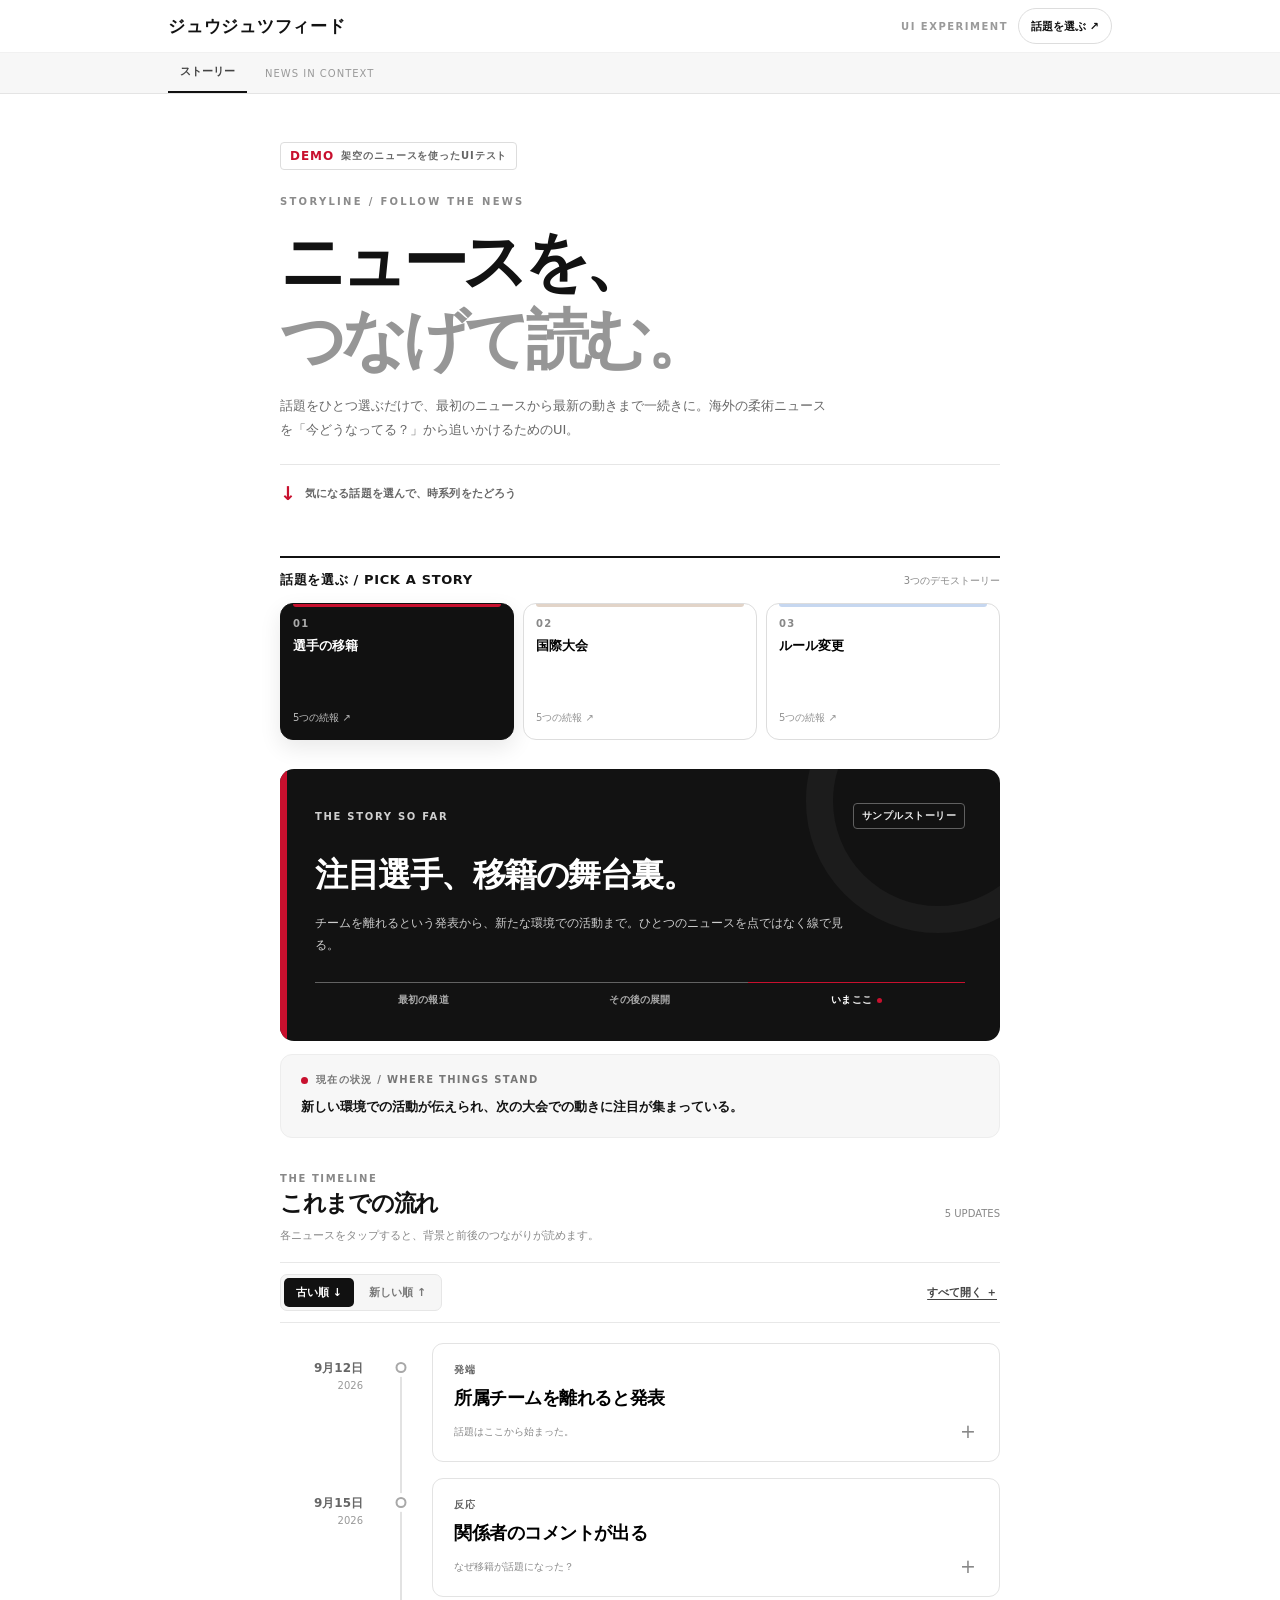
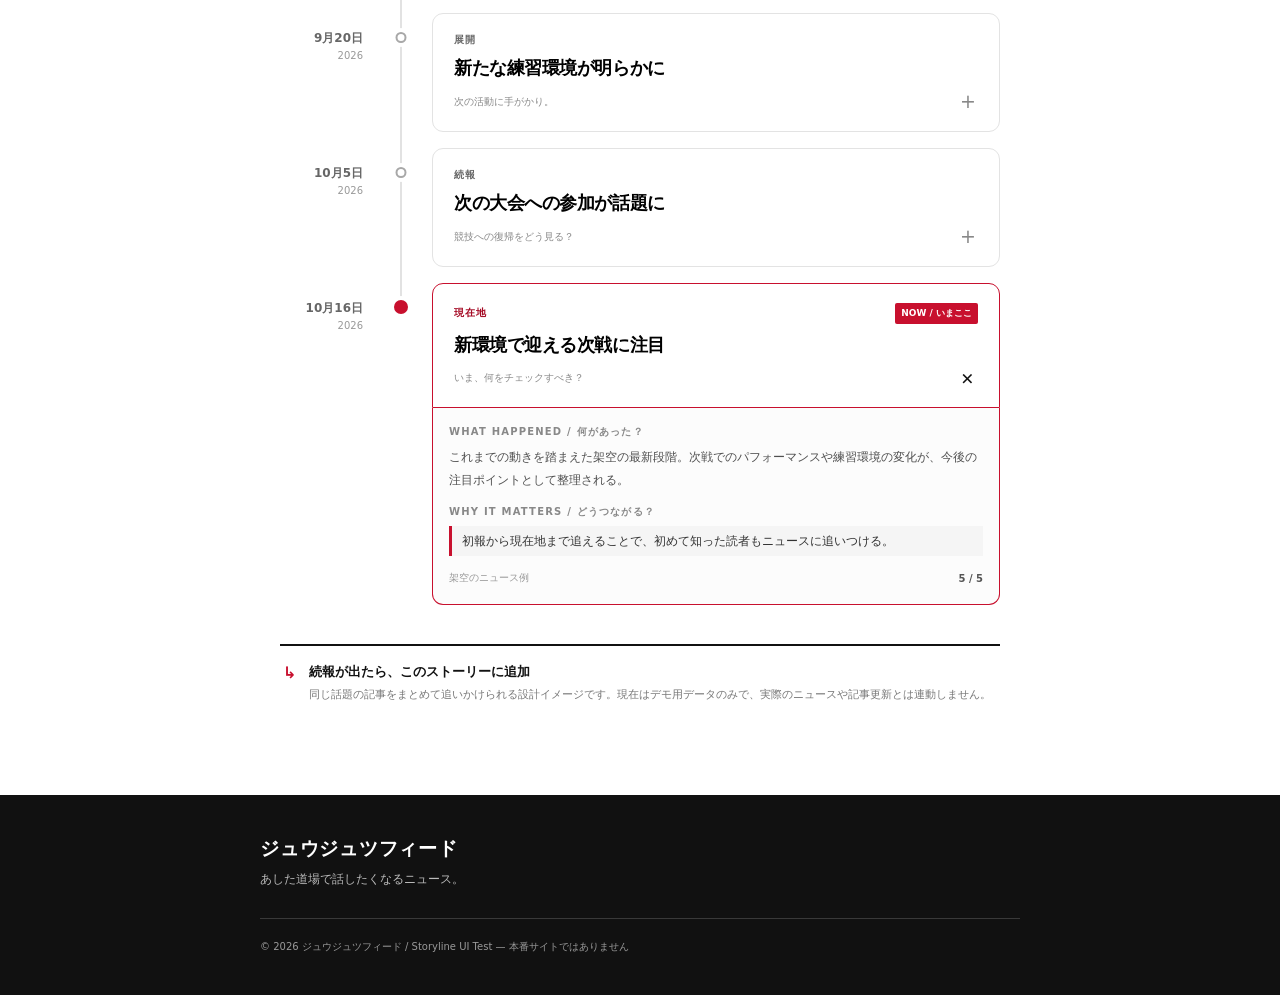
<file: storyline-test/index.html>
<!doctype html>
<html lang="ja">
<head>
<meta charset="utf-8">
<meta name="viewport" content="width=device-width,initial-scale=1,viewport-fit=cover">
<meta name="theme-color" content="#ffffff">
<meta name="robots" content="noindex,nofollow">
<title>Storyline UI テスト | ジュウジュツフィード</title>
<style>
/* Standalone Jiujitsu Feed UI concept. Not loaded by jf.js / jf.css.
   No dependency, real article, user data, API call or tracking. */
:root{
 --black:#121212;--gray:#6f6f6f;--line:#e4e4e4;--soft:#f6f6f6;--red:#c8102e;
 --jp:"Noto Sans JP","Hiragino Sans","Yu Gothic UI",Meiryo,system-ui,sans-serif
}
*{box-sizing:border-box}
html{scroll-behavior:smooth;-webkit-text-size-adjust:100%}
body{margin:0;background:#fff;color:var(--black);font-family:var(--jp);-webkit-font-smoothing:antialiased}
button{font:inherit;cursor:pointer;-webkit-tap-highlight-color:transparent}
button:focus-visible{outline:2px solid #285fce;outline-offset:3px}
[hidden]{display:none!important}
a{color:inherit}
.site-header{position:sticky;top:0;z-index:10;border-bottom:1px solid var(--line);background:rgba(255,255,255,.96);-webkit-backdrop-filter:blur(12px);backdrop-filter:blur(12px)}
.header-inner{height:52px;max-width:980px;margin:auto;padding:0 18px;display:flex;align-items:center;justify-content:space-between;gap:9px}
.brand{font-size:17px;font-weight:850;letter-spacing:.045em;white-space:nowrap}
.header-right{display:flex;align-items:center;gap:10px}
.header-kicker{font-size:10px;color:#9a9a9a;letter-spacing:.15em;font-weight:800}
.jump-btn{border:1px solid #ddd;background:#fff;color:#111;border-radius:999px;padding:8px 12px;min-height:36px;font-weight:780;font-size:11px}
.jump-btn:active{transform:scale(.96)}
.mini-nav{border-top:1px solid #f1f1f1;background:#f7f7f7}
.mini-nav-inner{max-width:980px;margin:auto;padding:0 18px;display:flex;gap:7px;align-items:center}
.mini-nav span{font-size:11px;color:#444;padding:11px 12px 12px;border-bottom:2px solid #111;font-weight:760}
.mini-nav small{font-size:10px;color:#999;margin-left:11px;letter-spacing:.1em}
.shell{max-width:760px;margin:auto;padding:33px 20px 90px}
.demo-label{display:inline-flex;gap:7px;align-items:center;color:#666;font-size:10px;font-weight:780;letter-spacing:.09em;border:1px solid #ddd;padding:6px 9px;border-radius:4px}
.demo-label b{color:#c8102e;font-size:12px;letter-spacing:.08em}
.intro{padding-top:20px;padding-bottom:30px}
.intro .english{font-size:10px;font-weight:800;letter-spacing:.23em;color:#8b8b8b}
.intro h1{font-size:clamp(37px,9vw,64px);letter-spacing:-.085em;line-height:1.2;font-weight:900;margin:14px 0}
.intro h1 em{font-style:normal;display:block;color:#969696}
.intro p{font-size:13px;line-height:1.85;color:#686868;margin:15px 0 0;max-width:550px}
.guide{display:flex;align-items:center;gap:9px;border-top:1px solid #e6e6e6;padding-top:17px;margin-top:22px;color:#666;font-size:11px;font-weight:680;letter-spacing:.01em}
.guide span{font-weight:850;color:#c8102e;font-size:19px}
.selector-head{display:flex;justify-content:space-between;align-items:baseline;border-top:2px solid #111;padding-top:13px;margin-top:15px;gap:8px}
.selector-head strong{font-size:13px;letter-spacing:.05em}
.selector-head span{color:#888;font-size:10px;white-space:nowrap}
.topic-list{display:grid;grid-template-columns:repeat(3,minmax(0,1fr));gap:9px;margin:14px 0 29px}
.topic{background:#fff;border:1px solid #ddd;border-radius:13px;min-height:128px;text-align:left;padding:14px 12px;position:relative;display:flex;flex-direction:column;gap:7px;transition:border-color .2s,background .2s,transform .2s,box-shadow .2s}
.topic::before{content:"";position:absolute;top:0;left:12px;right:12px;height:3px;background:var(--topic-color,#111);opacity:.25;border-radius:0 0 4px 4px}
.topic[aria-pressed="true"]{background:#111;color:#fff;border-color:#111;box-shadow:0 8px 22px rgba(0,0,0,.09)}
.topic[aria-pressed="true"]::before{opacity:1}
.topic:active{transform:scale(.97)}
.topic .topic-index{font-size:10px;font-weight:800;letter-spacing:.14em;color:#888}
.topic[aria-pressed="true"] .topic-index{color:#aaa}
.topic .topic-name{font-weight:800;font-size:13px;line-height:1.55;flex:1}
.topic small{font-size:10px;color:#929292}
.topic[aria-pressed="true"] small{color:#bbb}
.storyhero{background:#121212;color:#fff;position:relative;overflow:hidden;border-radius:14px;padding:26px 22px 23px;isolation:isolate}
.storyhero::before{content:"";position:absolute;left:0;top:0;bottom:0;width:7px;background:#c8102e}
.storyhero::after{content:"";width:210px;height:210px;border:27px solid rgba(255,255,255,.045);border-radius:50%;position:absolute;right:-70px;top:-100px;z-index:-1}
.hero-top{display:flex;align-items:center;justify-content:space-between;gap:10px;margin-bottom:23px}
.hero-top span{font-size:10px;font-weight:750;letter-spacing:.17em;color:#d0d0d0}
.hero-top strong{font-size:10px;letter-spacing:.05em;padding:5px 8px;border:1px solid #606060;border-radius:4px;color:#eee}
.storyhero h2{font-size:clamp(22px,6vw,33px);line-height:1.38;letter-spacing:-.045em;margin:0 0 14px;font-weight:850;max-width:570px}
.storyhero p{font-size:12px;color:#ccc;line-height:1.9;margin:0;max-width:550px}
.hero-step{margin-top:25px;display:flex;align-items:center;gap:0}
.hero-step b{display:flex;align-items:center;justify-content:center;flex:1;white-space:nowrap;border-top:1px solid #626262;color:#aaa;padding-top:10px;font-size:10px;font-weight:700;letter-spacing:.02em}
.hero-step b:last-child{color:#fff;border-color:#c8102e}
.hero-step b:last-child::after{content:"";width:5px;height:5px;background:#c8102e;border-radius:50%;margin-left:5px}
.summary{background:#f7f7f7;border:1px solid #ededed;margin-top:13px;border-radius:12px;padding:18px 20px}
.summary .summary-kicker{display:flex;align-items:center;gap:8px;color:#777;font-size:10px;font-weight:800;letter-spacing:.13em}
.pulse{display:inline-block;width:7px;height:7px;border-radius:50%;background:#c8102e}
.summary p{font-size:13px;line-height:1.85;margin:8px 0 0;font-weight:700}
.timeline-section{padding-top:35px}
.timeline-heading{display:flex;align-items:flex-end;justify-content:space-between;gap:10px}
.timeline-heading h2{margin:0;font-size:23px;letter-spacing:-.055em}
.timeline-heading .english{display:block;font-size:10px;letter-spacing:.16em;color:#888;margin-bottom:4px;font-weight:750}
.timeline-heading .count{color:#888;font-size:10px;white-space:nowrap}
.timeline-desc{color:#888;font-size:11px;line-height:1.7;margin:8px 0 16px}
.toolbar{border-block:1px solid #e8e8e8;display:flex;align-items:center;justify-content:space-between;gap:8px;flex-wrap:wrap;padding:11px 0}
.order-control{display:flex;gap:3px;padding:3px;border:1px solid #e6e6e6;background:#f6f6f6;border-radius:7px}
.order-control button{border:0;border-radius:5px;background:transparent;color:#777;padding:7px 12px;font-size:11px;font-weight:760;white-space:nowrap}
.order-control button[aria-pressed="true"]{background:#111;color:#fff}
.expand-all{border:0;background:transparent;color:#444;text-decoration:underline;text-underline-offset:3px;font-size:11px;font-weight:760;padding:10px 3px}
.timeline{position:relative;margin-top:20px}
.moment{position:relative;display:grid;grid-template-columns:56px 25px minmax(0,1fr);column-gap:9px;align-items:stretch}
.moment .datecol{text-align:right;padding-top:17px;color:#666}
.monthdate{font-size:12px;font-weight:850;white-space:nowrap}
.year{font-size:10px;color:#999;margin-top:3px}
.rail{position:relative;display:flex;justify-content:center}
.rail::before{content:"";width:2px;background:#e2e2e2;position:absolute;top:0;bottom:0;left:calc(50% - 1px)}
.moment:first-child .rail::before{top:20px}
.moment:last-child .rail::before{bottom:calc(100% - 21px)}
.dot{position:absolute;top:19px;left:50%;z-index:1;transform:translateX(-50%);width:11px;height:11px;border-radius:50%;background:#fff;border:2px solid #a8a8a8;box-shadow:0 0 0 4px #fff}
.moment[data-latest="true"] .dot{width:14px;height:14px;background:#c8102e;border-color:#c8102e;top:17px;box-shadow:0 0 0 4px #fff}
.moment-body{padding-bottom:16px;min-width:0}
.event{display:block;text-align:left;width:100%;position:relative;background:#fff;border:1px solid #e3e3e3;border-radius:11px;padding:15px 16px;transition:border-color .2s,box-shadow .2s,transform .2s,background .2s;min-height:101px}
.event:hover{border-color:#b9b9b9;box-shadow:0 5px 18px rgba(0,0,0,.035)}
.event:active{transform:scale(.989)}
.moment[data-latest="true"] .event{border-color:#d9b2b9}
.event[aria-expanded="true"]{border-color:#111;border-radius:11px 11px 0 0}
.moment[data-latest="true"] .event[aria-expanded="true"]{border-color:#c8102e}
.event-top{display:flex;justify-content:space-between;align-items:center;gap:8px;margin-bottom:7px}
.event-type{font-size:10px;font-weight:800;color:#666;letter-spacing:.08em}
.event[aria-expanded="true"] .event-type{color:#a50b25}
.now-tag{border-radius:2px;background:#c8102e;color:#fff;padding:4px 6px;font-size:9px;font-weight:750;white-space:nowrap}
.event-title{display:block;font-size:15px;font-weight:830;line-height:1.55;letter-spacing:-.025em}
.event-foot{display:flex;justify-content:space-between;align-items:center;gap:8px;margin-top:10px}
.event-foot span{font-size:10px;color:#888}
.event .chevron{width:20px;height:20px;display:grid;place-items:center;color:#888;font-size:19px;line-height:1;transition:transform .25s}
.event[aria-expanded="true"] .chevron{transform:rotate(45deg);color:#111}
.event-content{border:1px solid #111;border-top:0;background:#fcfcfc;border-radius:0 0 11px 11px;padding:17px 16px 19px}
.moment[data-latest="true"] .event-content{border-color:#c8102e}
.event-content p{font-size:12px;line-height:1.9;color:#505050;margin:0 0 13px}
.event-content .detail-label{font-size:10px;letter-spacing:.12em;color:#888;font-weight:850;margin-bottom:7px}
.event-content .context{border-left:3px solid #c8102e;padding:5px 10px;background:#f5f5f5;font-size:12px;line-height:1.7;color:#333}
.detail-end{display:flex;justify-content:space-between;align-items:center;color:#999;font-size:10px;margin-top:15px;gap:8px}
.detail-end strong{color:#555;font-weight:700}
.last-note{margin-top:23px;border-top:2px solid #111;padding:17px 3px 0;display:flex;align-items:flex-start;gap:13px}
.last-note .flag{font-size:16px;line-height:1.3;font-weight:900;color:#c8102e}
.last-note strong{display:block;font-size:13px;margin-bottom:4px}
.last-note p{margin:0;font-size:11px;color:#777;line-height:1.8}
.footer{background:#111;color:#fff;padding:41px max(20px,calc((100vw - 760px)/2))}
.footer .footer-brand{font-weight:850;font-size:19px;letter-spacing:.04em}
.footer p{font-size:12px;color:#bbb;margin:9px 0 30px}
.footer small{display:block;border-top:1px solid #393939;padding-top:21px;color:#999;font-size:10px}
@media(min-width:700px){
 .shell{padding-top:48px}
 .intro{padding-bottom:37px}
 .intro h1{font-size:65px}
 .topic{min-height:137px}
 .storyhero{padding:34px 35px}
 .moment{grid-template-columns:90px 32px minmax(0,1fr);column-gap:15px}
 .event{padding:19px 21px}
 .event-title{font-size:18px}
 .datecol{padding-right:7px}
}
@media(max-width:380px){
 .shell{padding-inline:15px}
 .brand{font-size:15px}
 .header-inner{padding-inline:10px}
 .header-kicker{display:none}
 .topic-list{gap:6px}
 .topic{padding:11px 8px;min-height:130px}
 .topic .topic-name{font-size:11px}
 .topic small{font-size:9px}
 .moment{grid-template-columns:47px 21px minmax(0,1fr);gap:6px}
 .monthdate{font-size:10px}
 .event{padding:13px 12px}
 .event-title{font-size:13px}
}
@media(prefers-reduced-motion:reduce){*,*::before,*::after{transition:none!important;animation:none!important;scroll-behavior:auto!important}}
</style>
</head>
<body>
<header class="site-header">
  <div class="header-inner">
    <div class="brand">ジュウジュツフィード</div>
    <div class="header-right"><span class="header-kicker">UI EXPERIMENT</span><button id="jump-topics" class="jump-btn" type="button">話題を選ぶ ↗</button></div>
  </div>
  <div class="mini-nav"><div class="mini-nav-inner"><span>ストーリー</span><small>NEWS IN CONTEXT</small></div></div>
</header>
<main class="shell">
  <div class="demo-label"><b>DEMO</b> 架空のニュースを使ったUIテスト</div>
  <section class="intro" aria-labelledby="intro-title">
    <span class="english">STORYLINE / FOLLOW THE NEWS</span>
    <h1 id="intro-title">ニュースを、<em>つなげて読む。</em></h1>
    <p>話題をひとつ選ぶだけで、最初のニュースから最新の動きまで一続きに。海外の柔術ニュースを「今どうなってる？」から追いかけるためのUI。</p>
    <div class="guide"><span>↓</span> 気になる話題を選んで、時系列をたどろう</div>
  </section>
  <section id="topics" aria-labelledby="topics-heading">
    <div class="selector-head"><strong id="topics-heading">話題を選ぶ / PICK A STORY</strong><span>3つのデモストーリー</span></div>
    <div class="topic-list" id="topic-list" role="group" aria-label="ストーリーの選択"></div>
  </section>
  <section class="storyhero" aria-labelledby="story-title">
    <div class="hero-top"><span>THE STORY SO FAR</span><strong>サンプルストーリー</strong></div>
    <h2 id="story-title"></h2>
    <p id="story-description"></p>
    <div class="hero-step" aria-hidden="true"><b>最初の報道</b><b>その後の展開</b><b>いまここ</b></div>
  </section>
  <section class="summary" aria-label="現在の状況" aria-live="polite">
    <div class="summary-kicker"><span class="pulse" aria-hidden="true"></span> 現在の状況 / WHERE THINGS STAND</div>
    <p id="story-now"></p>
  </section>
  <section class="timeline-section" id="timeline-section" aria-labelledby="timeline-title">
    <div class="timeline-heading">
      <div><span class="english">THE TIMELINE</span><h2 id="timeline-title">これまでの流れ</h2></div>
      <span class="count" id="event-count">5 UPDATES</span>
    </div>
    <p class="timeline-desc">各ニュースをタップすると、背景と前後のつながりが読めます。</p>
    <div class="toolbar">
      <div class="order-control" role="group" aria-label="表示順">
        <button id="oldest" type="button" aria-pressed="true">古い順 ↓</button>
        <button id="newest" type="button" aria-pressed="false">新しい順 ↑</button>
      </div>
      <button type="button" class="expand-all" id="expand-all">すべて開く ＋</button>
    </div>
    <div class="timeline" id="timeline" aria-live="polite"></div>
    <div class="last-note">
      <span class="flag">↳</span>
      <div><strong>続報が出たら、このストーリーに追加</strong>
      <p>同じ話題の記事をまとめて追いかけられる設計イメージです。現在はデモ用データのみで、実際のニュースや記事更新とは連動しません。</p></div>
    </div>
  </section>
</main>
<footer class="footer">
 <div class="footer-brand">ジュウジュツフィード</div>
 <p>あした道場で話したくなるニュース。</p>
 <small>© 2026 ジュウジュツフィード / Storyline UI Test — 本番サイトではありません</small>
</footer>
<script>
(() => {
  "use strict";
  // Fictional editorial samples. None of these events are being reported as fact.
  const data=[
    {id:"transfer",short:"選手の移籍",topic:"注目選手、移籍の舞台裏。",lead:"チームを離れるという発表から、新たな環境での活動まで。ひとつのニュースを点ではなく線で見る。",now:"新しい環境での活動が伝えられ、次の大会での動きに注目が集まっている。",color:"#c8102e",events:[
      {date:"9月12日",type:"発端",title:"所属チームを離れると発表",excerpt:"話題はここから始まった。",summary:"ある若手柔術家が、これまで練習してきたチームを離れる意向を明らかにしたという架空のケース。突然の知らせを受け、競技活動への影響が関心を集めた。",context:"最初に確認するのは、選手自身が発表した事実と、周囲の推測を区別すること。"},
      {date:"9月15日",type:"反応",title:"関係者のコメントが出る",excerpt:"なぜ移籍が話題になった？",summary:"以前のチームの関係者から、選手へのメッセージが発信されたという設定。関係者のコメントは動向を理解する手がかりになるが、移籍の理由を断定する情報とは限らない。",context:"本人の意向と周辺の反応を並べることで、一つの記事では見えない背景が整理できる。"},
      {date:"9月20日",type:"展開",title:"新たな練習環境が明らかに",excerpt:"次の活動に手がかり。",summary:"選手の新しい練習環境について、架空の続報が伝えられた。今後の競技活動がどう変わるのか、ニュースを時系列で見るほど理解しやすくなる。",context:"続報を追加すると、読者は前の記事を探し直さなくても経緯を把握できる。"},
      {date:"10月5日",type:"続報",title:"次の大会への参加が話題に",excerpt:"競技への復帰をどう見る？",summary:"新チームでの活動を始めた後、次の大会への参加が検討されているという架空の展開。確定情報と予定段階の情報を分けて追うのが大切。",context:"話の流れがつながると、なぜ次の大会が注目されるのかを一目で把握できる。"},
      {date:"10月16日",type:"現在地",title:"新環境で迎える次戦に注目",excerpt:"いま、何をチェックすべき？",summary:"これまでの動きを踏まえた架空の最新段階。次戦でのパフォーマンスや練習環境の変化が、今後の注目ポイントとして整理される。",context:"初報から現在地まで追えることで、初めて知った読者もニュースに追いつける。"}
    ]},
    {id:"event",short:"国際大会",topic:"国際大会が開幕するまで。",lead:"開催発表からルール公開、出場選手、対戦カードまで。大会に向けて情報が積み上がる様子を追う。",now:"対戦カードが発表され、観戦ポイントの整理が進んでいる。大会本番を待つ段階。",color:"#8a5527",events:[
      {date:"7月12日",type:"発端",title:"大会の開催概要を発表",excerpt:"大会が動き出す。",summary:"架空の国際大会について開催概要が発表された設定。開催地や日程が明らかになると、選手とファンの準備が始まる。",context:"初報からの変化をたどると、大会の全体像が整理できる。"},
      {date:"8月22日",type:"展開",title:"採用ルールと形式が公開",excerpt:"勝敗を左右する条件。",summary:"大会主催者が試合形式やルールを公表したという仮想ケース。ポイント制か一本決着重視かで、観戦時の注目点は変わってくる。",context:"ルールの発表は、後に出てくる対戦カードの見方にもつながる。"},
      {date:"9月10日",type:"続報",title:"出場選手の顔ぶれが明らかに",excerpt:"注目の顔合わせ。",summary:"出場選手の一部が発表されたという仮想ニュース。スタイルの異なる選手が集まるほど、ファンの期待も高まる。",context:"前のルール発表とあわせて読むと、どんな戦い方が有利なのか考えやすい。"},
      {date:"10月2日",type:"展開",title:"対戦カードが公開される",excerpt:"気になる組み合わせは？",summary:"具体的な対戦カードが発表されたという架空の続報。大会の見どころが徐々に具体化する。",context:"登場する選手や試合方式がそろった段階で、ニュースが一つのストーリーになる。"},
      {date:"10月18日",type:"現在地",title:"開幕前の注目ポイントを整理",excerpt:"観戦準備はここから。",summary:"この架空大会の観戦ポイントをまとめた現在地。どの試合に注目するか、初報からの流れを踏まえて把握できる。",context:"最新のまとめから過去の記事をたどる読み方もできる。"}
    ]},
    {id:"rules",short:"ルール変更",topic:"新ルールはどう決まった？",lead:"見直し案に対する選手の反応、主催者の説明、最終決定まで。ひとつの制度変更を追いかける。",now:"修正されたルール案がまとめられ、次の大会での適用が予定されているという段階。",color:"#1f5fc4",events:[
      {date:"8月8日",type:"発端",title:"ルール見直し案が示される",excerpt:"議論のきっかけ。",summary:"架空の競技団体が、得点や試合運営に関するルールの見直しを提案したという設定。",context:"まずは『提案』なのか『決定』なのかを明確にしておきたい。"},
      {date:"8月19日",type:"反応",title:"選手や指導者から意見が出る",excerpt:"現場はどう受け止めた？",summary:"変更案に対し、競技者や指導者から賛否の意見が寄せられたという仮想の展開。",context:"異なる立場のコメントを順に置くことで、論点が浮かび上がる。"},
      {date:"9月11日",type:"展開",title:"主催団体が説明を追加",excerpt:"改定の狙いを読み解く。",summary:"架空の主催団体が、変更の目的や安全面への配慮について補足説明をしたという設定。",context:"意見が出たあとで説明が追加された、という順番自体が重要な情報になる。"},
      {date:"9月27日",type:"続報",title:"一部を修正した案が公開される",excerpt:"何が変わった？",summary:"当初の案を踏まえて修正されたルールが公表されたという架空の展開。",context:"初回の提案と見比べると、議論がどこに影響したのか分かりやすい。"},
      {date:"10月9日",type:"現在地",title:"適用予定の大会が明らかに",excerpt:"今後の注目点は？",summary:"新しい規定が採用される大会について案内が出たという仮想の段階。",context:"現在地から最初の発表へ戻ると、変更に至る流れを短時間で復習できる。"}
    ]}
  ];
  const $=id=>document.getElementById(id);
  const topicList=$("topic-list"), timeline=$("timeline");
  let chosen=0, order="oldest", expanded=new Set();
  const prefersReduced=window.matchMedia("(prefers-reduced-motion: reduce)");
  function elt(tag,cls,value){
    const node=document.createElement(tag);
    if(cls)node.className=cls;
    if(value!==undefined)node.textContent=value;
    return node;
  }
  function renderTopics(){
    topicList.replaceChildren();
    data.forEach((story,i)=>{
      const button=elt("button","topic");button.type="button";
      button.style.setProperty("--topic-color",story.color);
      button.setAttribute("aria-pressed",String(i===chosen));
      button.append(elt("span","topic-index","0"+(i+1)),elt("span","topic-name",story.short),elt("small","",story.events.length+"つの続報 ↗"));
      button.addEventListener("click",()=>{
        if(chosen===i)return;
        chosen=i;expanded=new Set([data[chosen].events.length-1]);
        render();
        const hero=$("story-title");hero.scrollIntoView({behavior:prefersReduced.matches?"auto":"smooth",block:"center"});
      });
      topicList.append(button);
    });
  }
  function renderEvent(event,index,isLatest){
    const row=elt("article","moment");
    row.dataset.latest=String(isLatest);
    const date=elt("div","datecol");
    date.append(elt("div","monthdate",event.date),elt("div","year","2026"));
    const rail=elt("div","rail");rail.setAttribute("aria-hidden","true");rail.append(elt("span","dot"));
    const body=elt("div","moment-body");
    const button=elt("button","event");button.type="button";
    const open=expanded.has(index);
    button.setAttribute("aria-expanded",String(open));
    button.setAttribute("aria-controls","story-event-"+index);
    const top=elt("div","event-top");
    top.append(elt("span","event-type",event.type.toUpperCase()));
    if(isLatest)top.append(elt("span","now-tag","NOW / いまここ"));
    button.append(top,elt("strong","event-title",event.title));
    const foot=elt("div","event-foot");
    foot.append(elt("span","",event.excerpt),elt("span","chevron","+"));
    button.append(foot);
    const detail=elt("div","event-content");detail.id="story-event-"+index;detail.hidden=!open;
    detail.append(elt("div","detail-label","WHAT HAPPENED / 何があった？"),elt("p","",event.summary));
    detail.append(elt("div","detail-label","WHY IT MATTERS / どうつながる？"));
    detail.append(elt("div","context",event.context));
    const end=elt("div","detail-end");
    end.append(elt("span","", "架空のニュース例"),elt("strong","",index+1+" / "+data[chosen].events.length));
    detail.append(end);
    button.addEventListener("click",()=>{
      if(expanded.has(index))expanded.delete(index);else expanded.add(index);
      const next=expanded.has(index);
      button.setAttribute("aria-expanded",String(next));detail.hidden=!next;
      updateExpandLabel();
    });
    body.append(button,detail);row.append(date,rail,body);return row;
  }
  function updateExpandLabel(){
    const total=data[chosen].events.length;
    $("expand-all").textContent=expanded.size===total?"すべて閉じる −":"すべて開く ＋";
  }
  function render(){
    const story=data[chosen];
    renderTopics();
    $("story-title").textContent=story.topic;
    $("story-description").textContent=story.lead;
    $("story-now").textContent=story.now;
    $("event-count").textContent=story.events.length+" UPDATES";
    $("oldest").setAttribute("aria-pressed",String(order==="oldest"));
    $("newest").setAttribute("aria-pressed",String(order==="newest"));
    const indices=story.events.map((_,i)=>i);
    if(order==="newest")indices.reverse();
    timeline.replaceChildren(...indices.map(i=>renderEvent(story.events[i],i,i===story.events.length-1)));
    updateExpandLabel();
  }
  $("oldest").addEventListener("click",()=>{if(order!=="oldest"){order="oldest";render()}});
  $("newest").addEventListener("click",()=>{if(order!=="newest"){order="newest";render()}});
  $("expand-all").addEventListener("click",()=>{
    const total=data[chosen].events.length;
    if(expanded.size===total)expanded.clear();
    else expanded=new Set(Array.from({length:total},(_,i)=>i));
    const y=window.scrollY;render();window.scrollTo({top:y,behavior:"instant"});
  });
  $("jump-topics").addEventListener("click",()=>{
    $("topics").scrollIntoView({behavior:prefersReduced.matches?"auto":"smooth",block:"start"});
  });
  expanded.add(data[0].events.length-1);
  render();
})();
</script>
</body>
</html>
</file>
